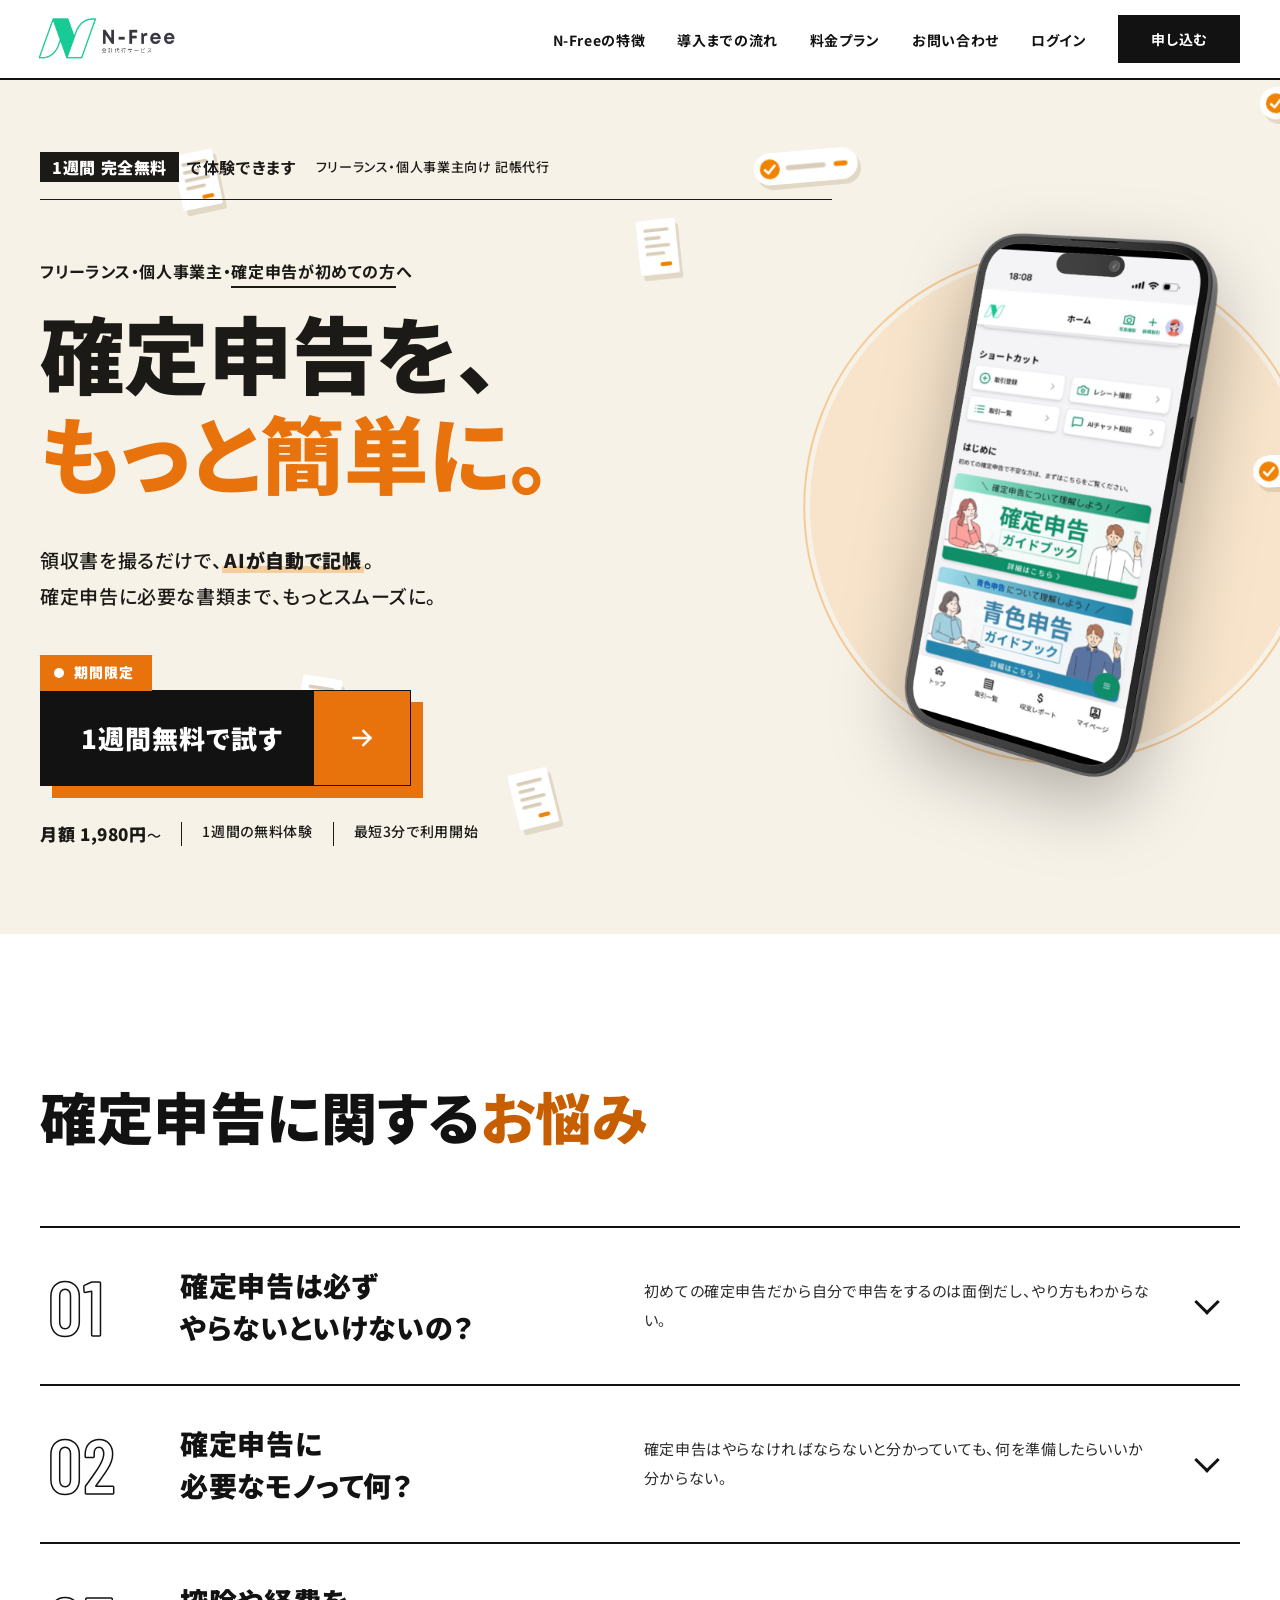
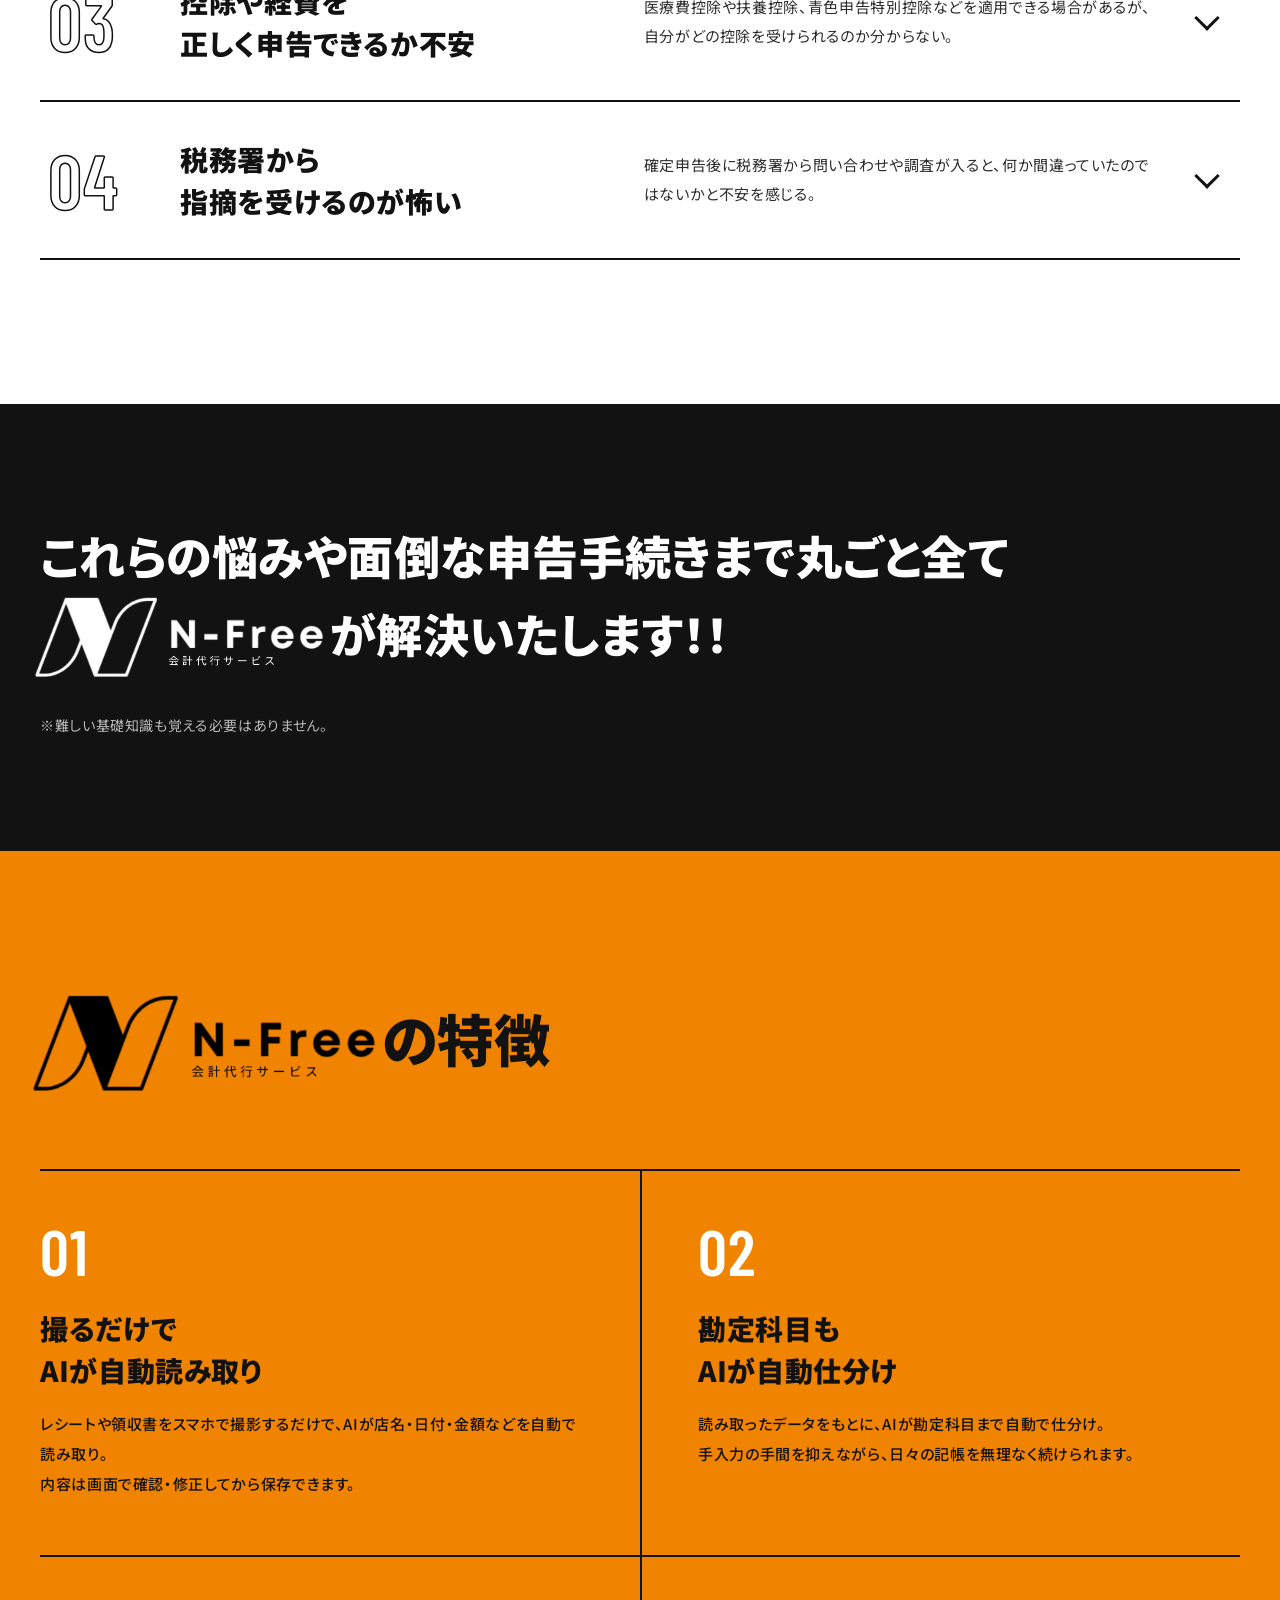
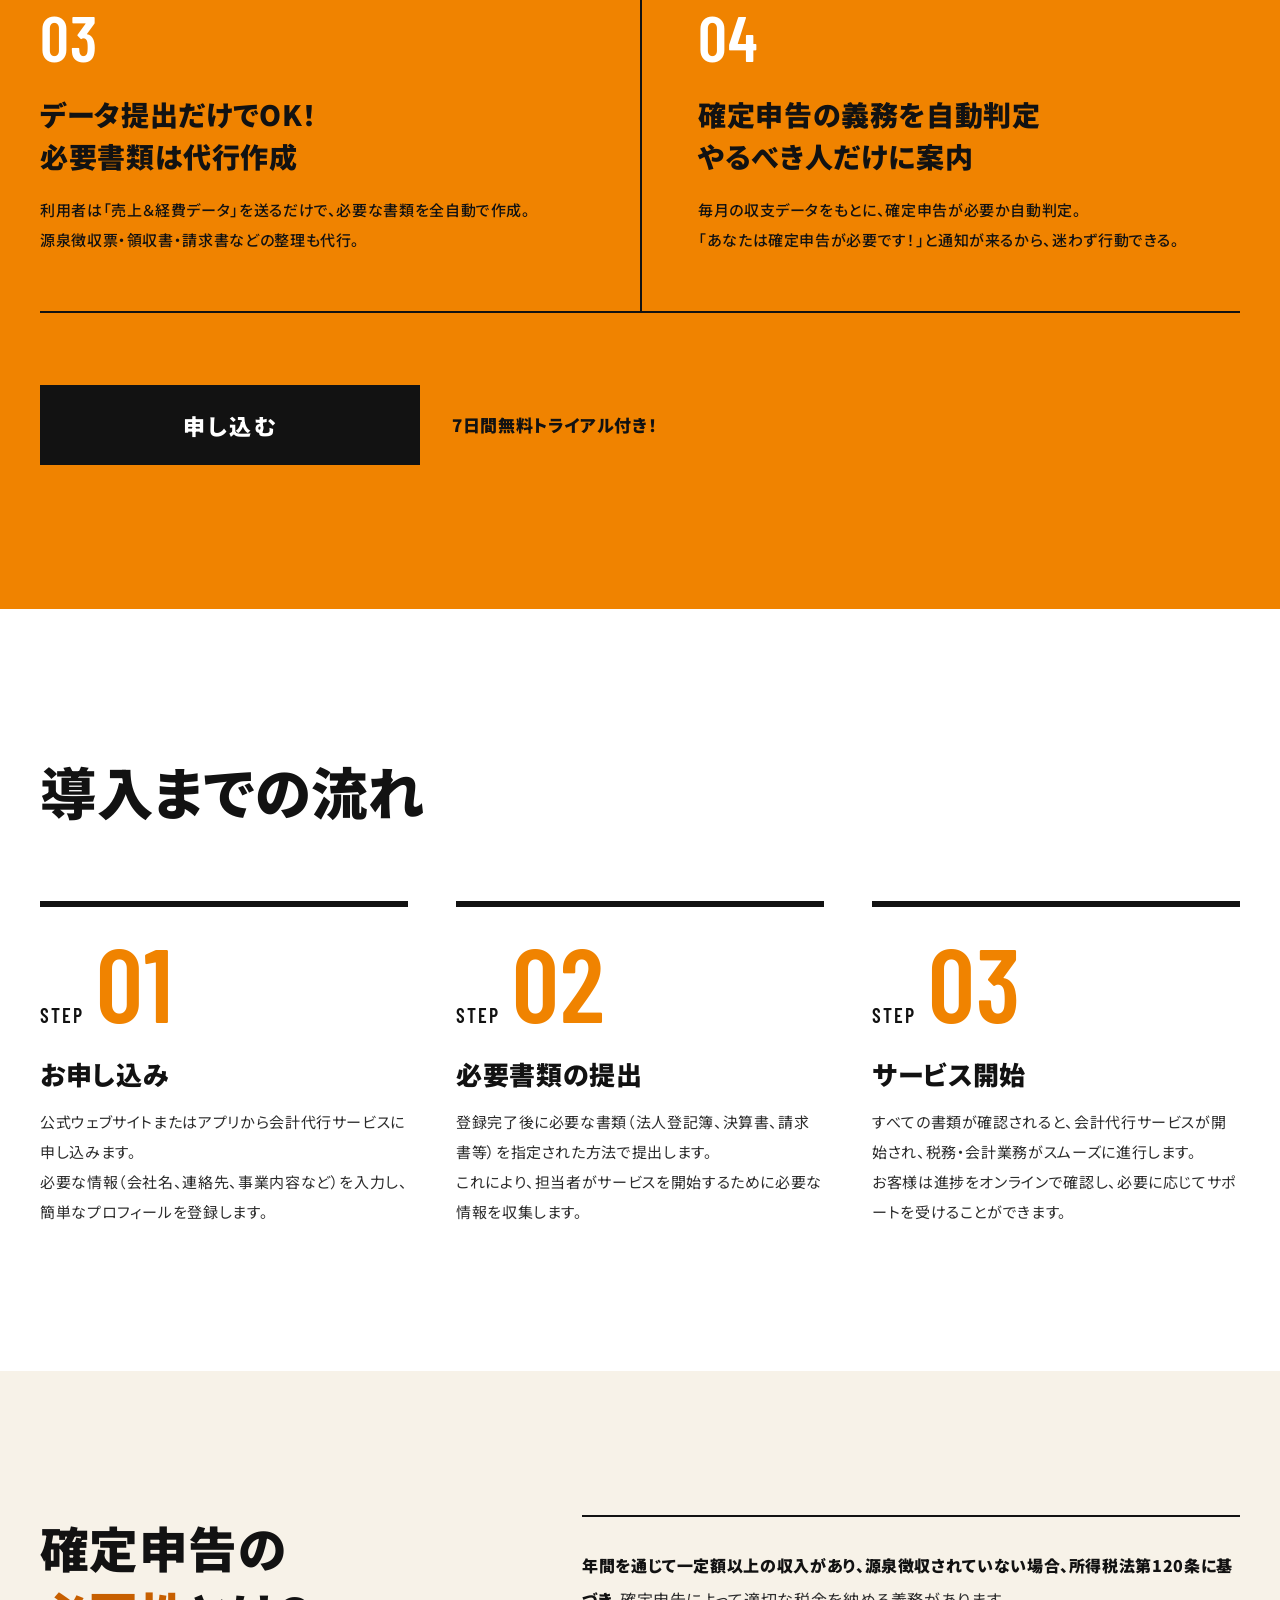
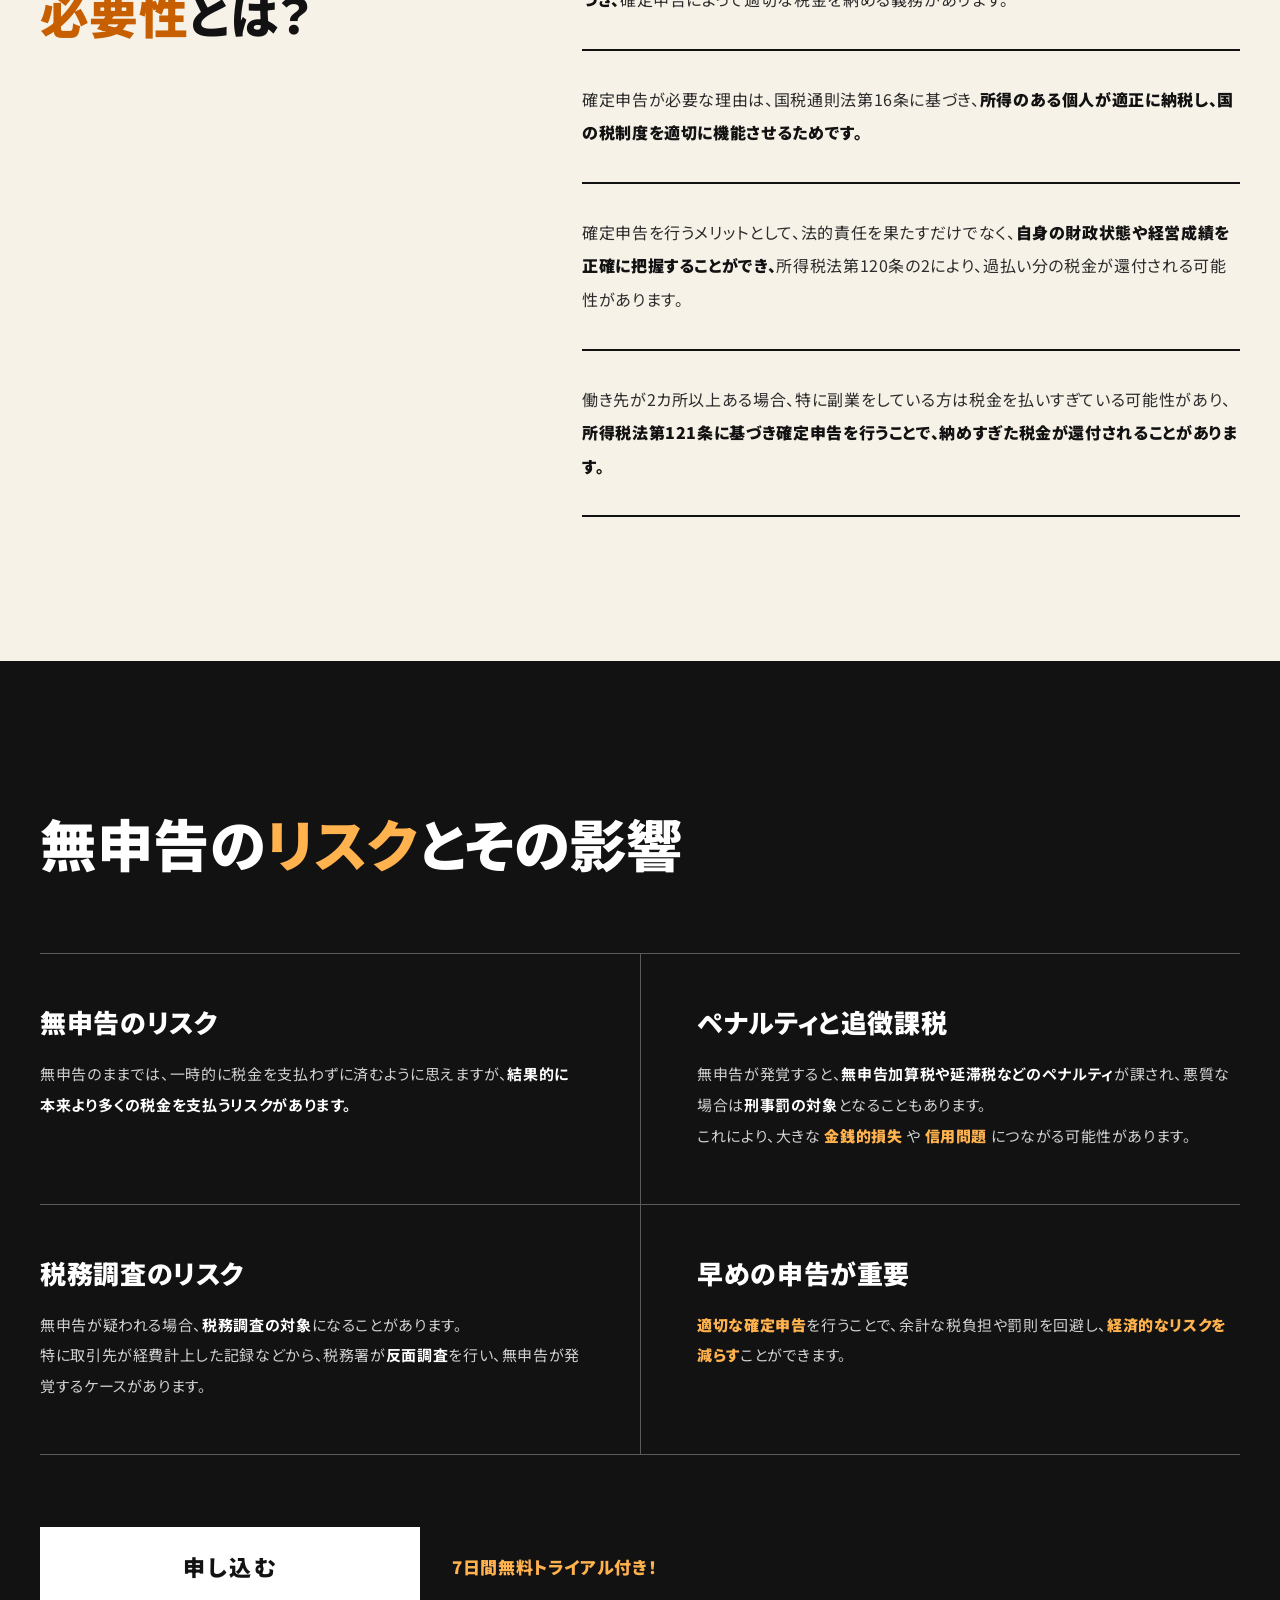
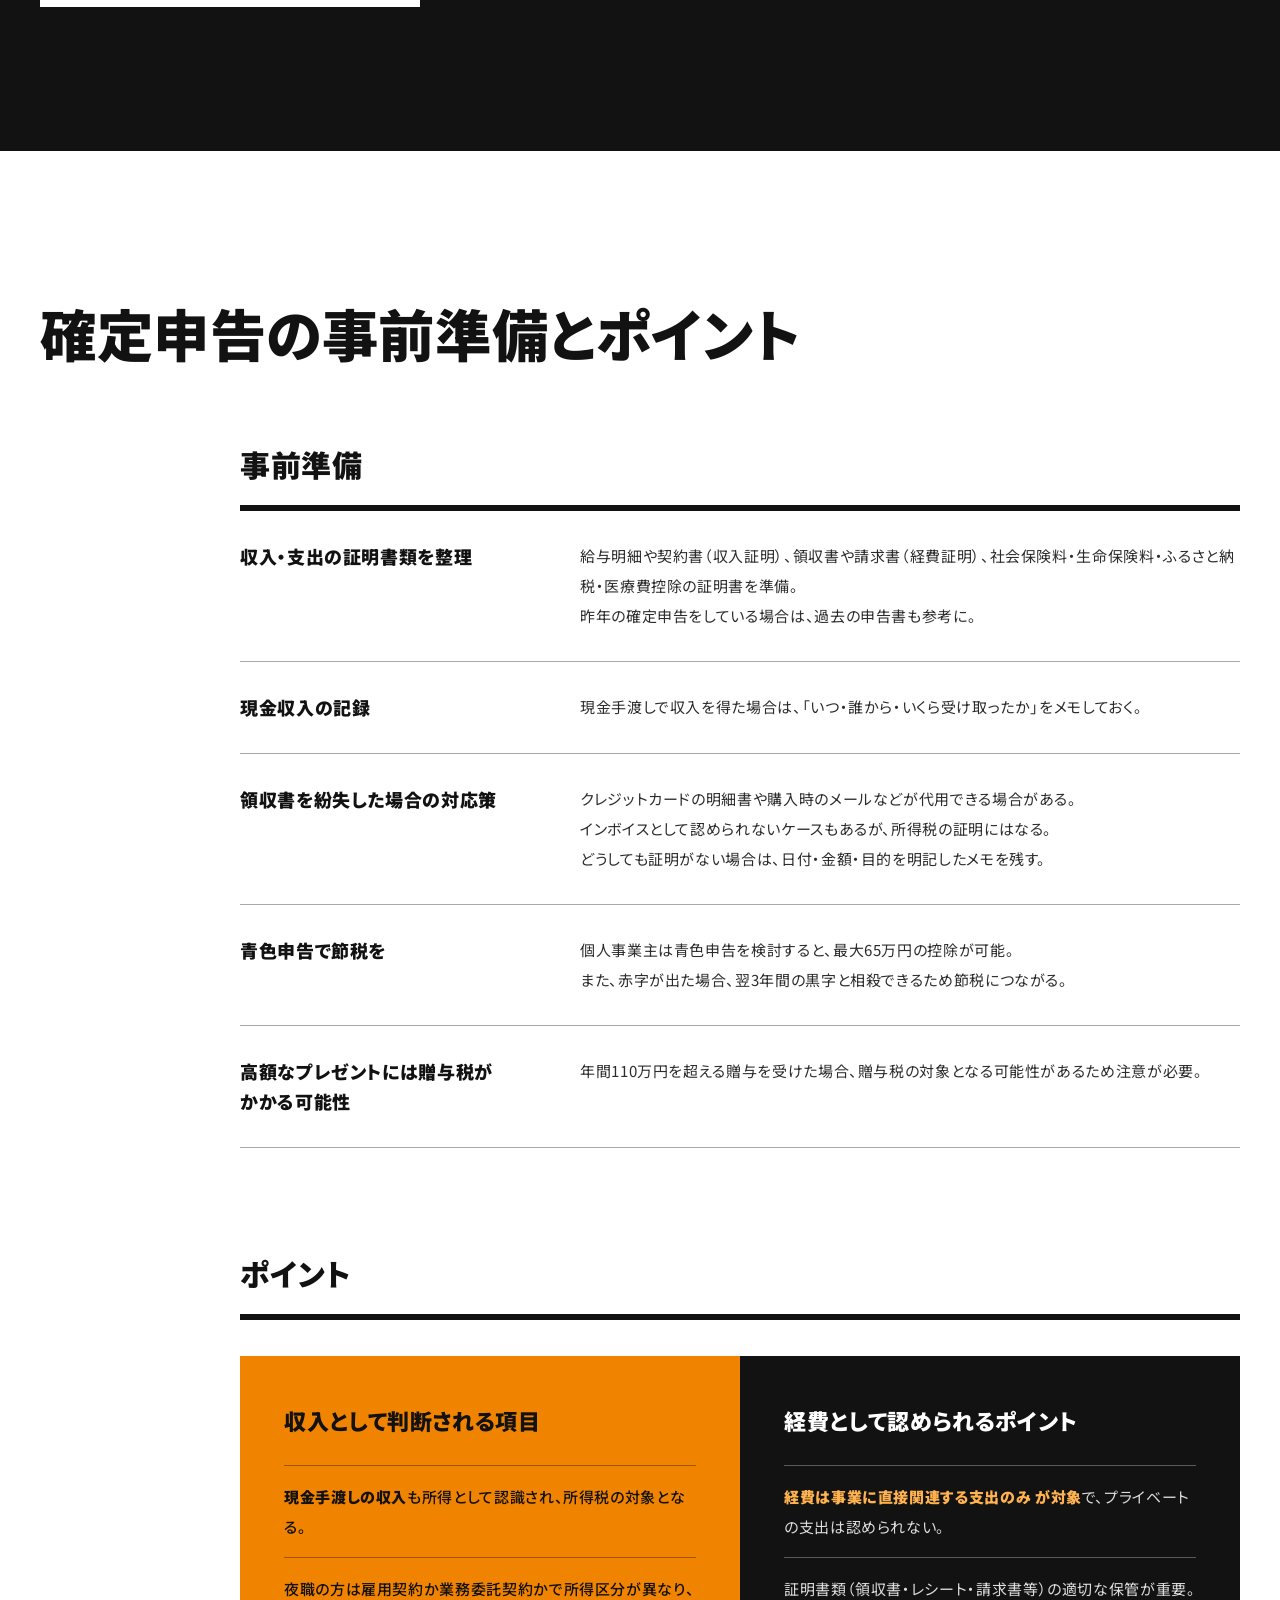
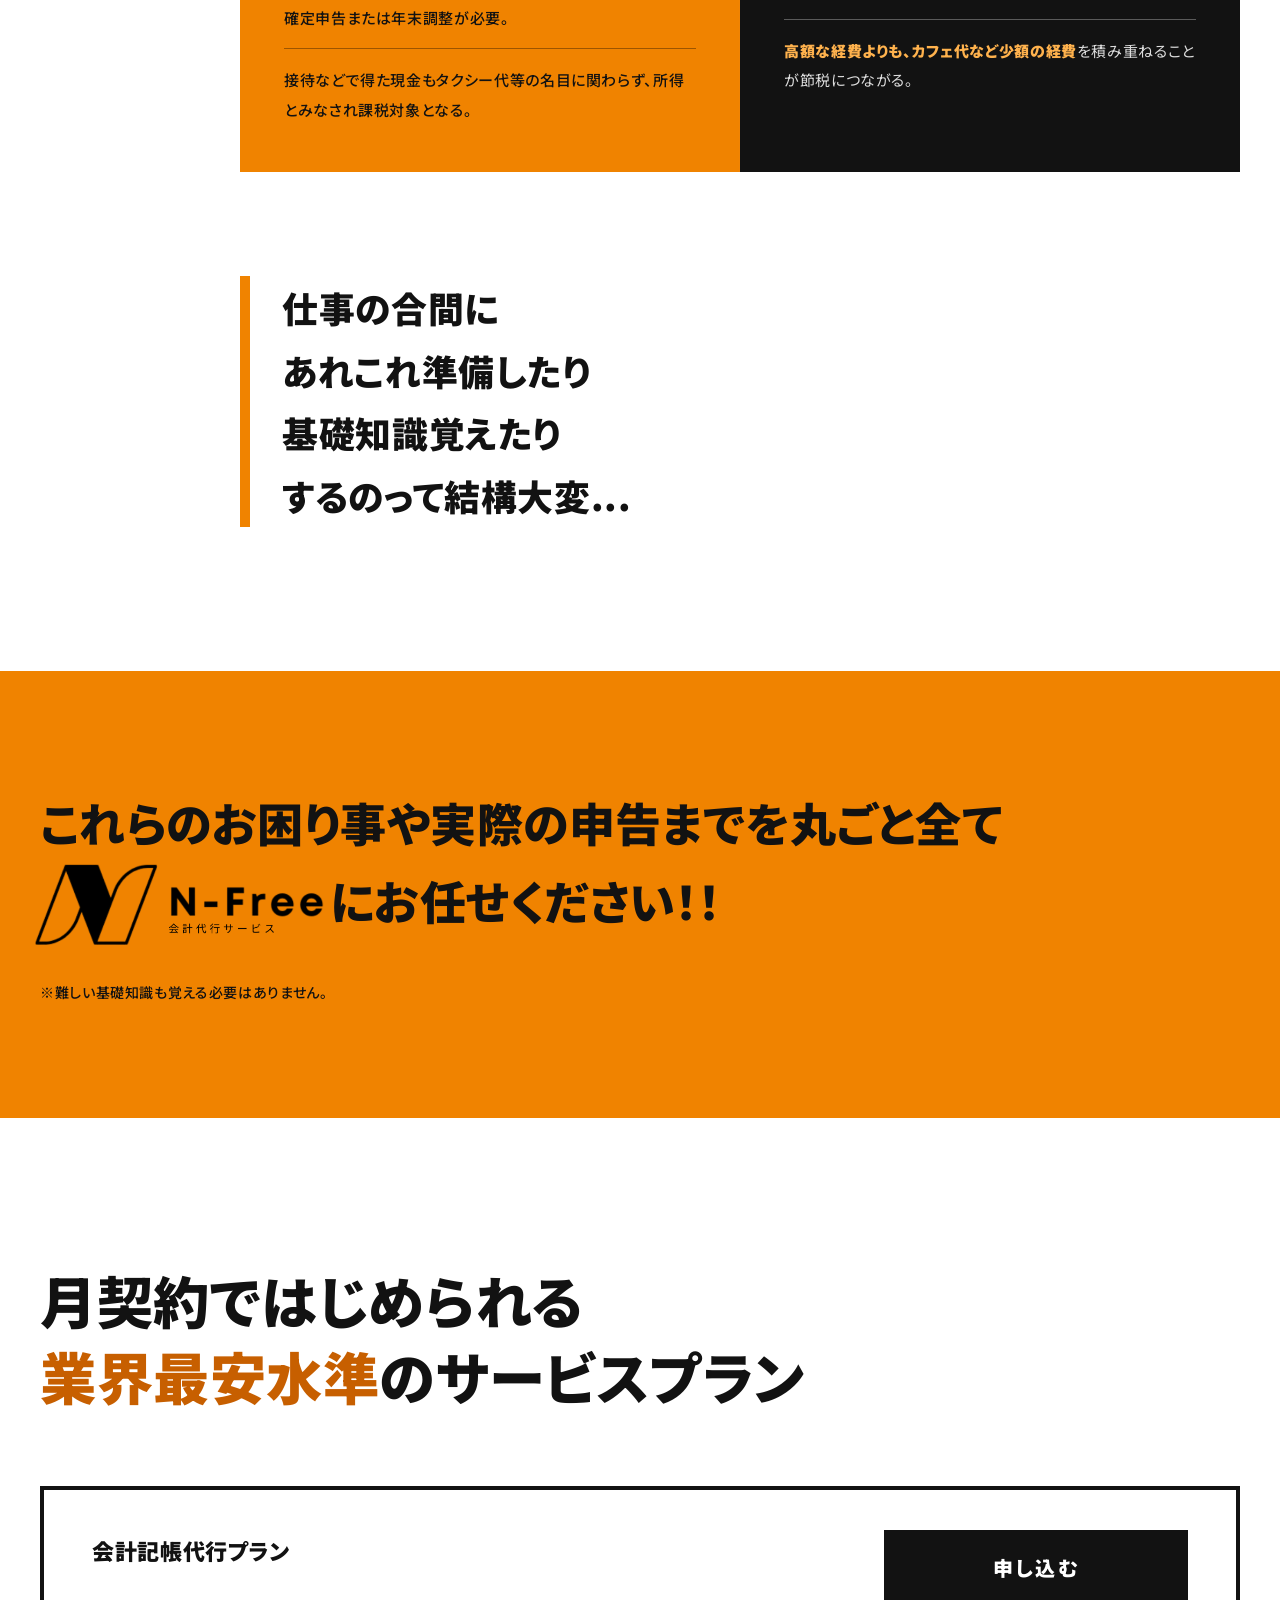
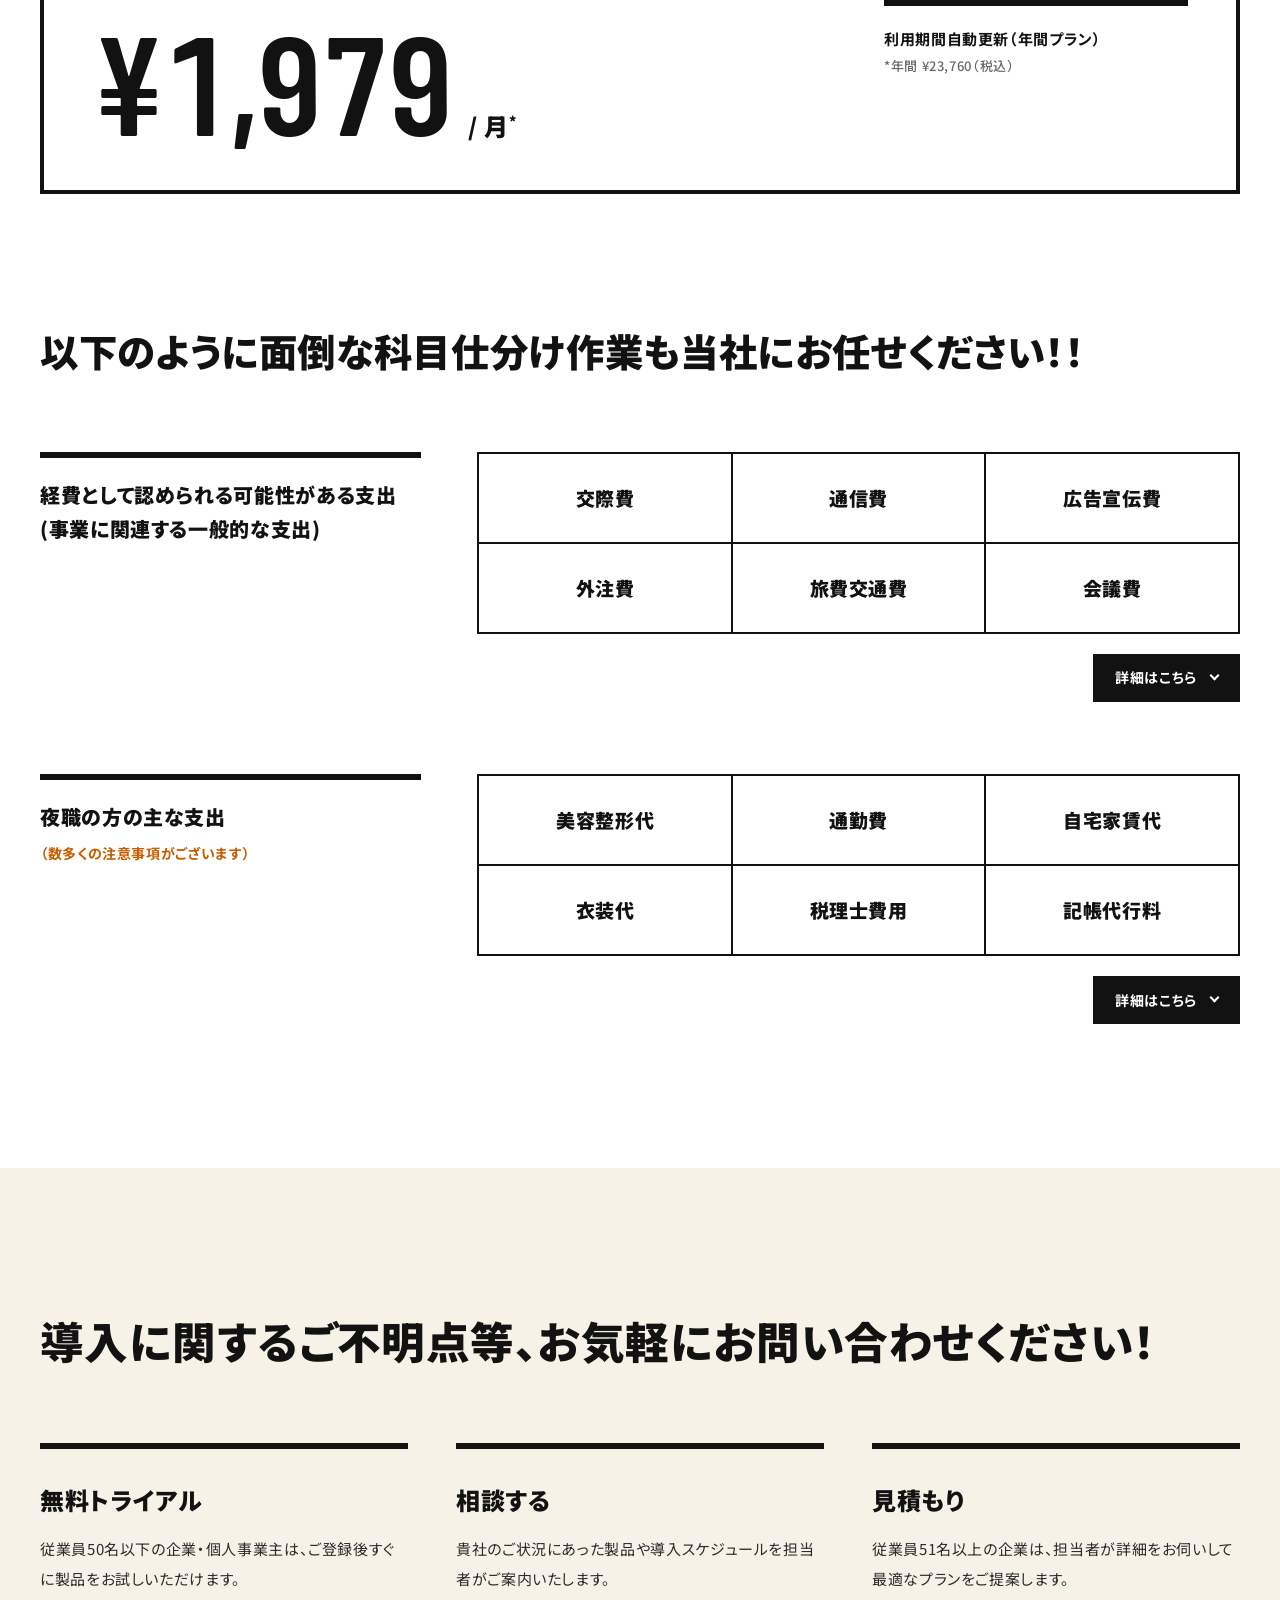
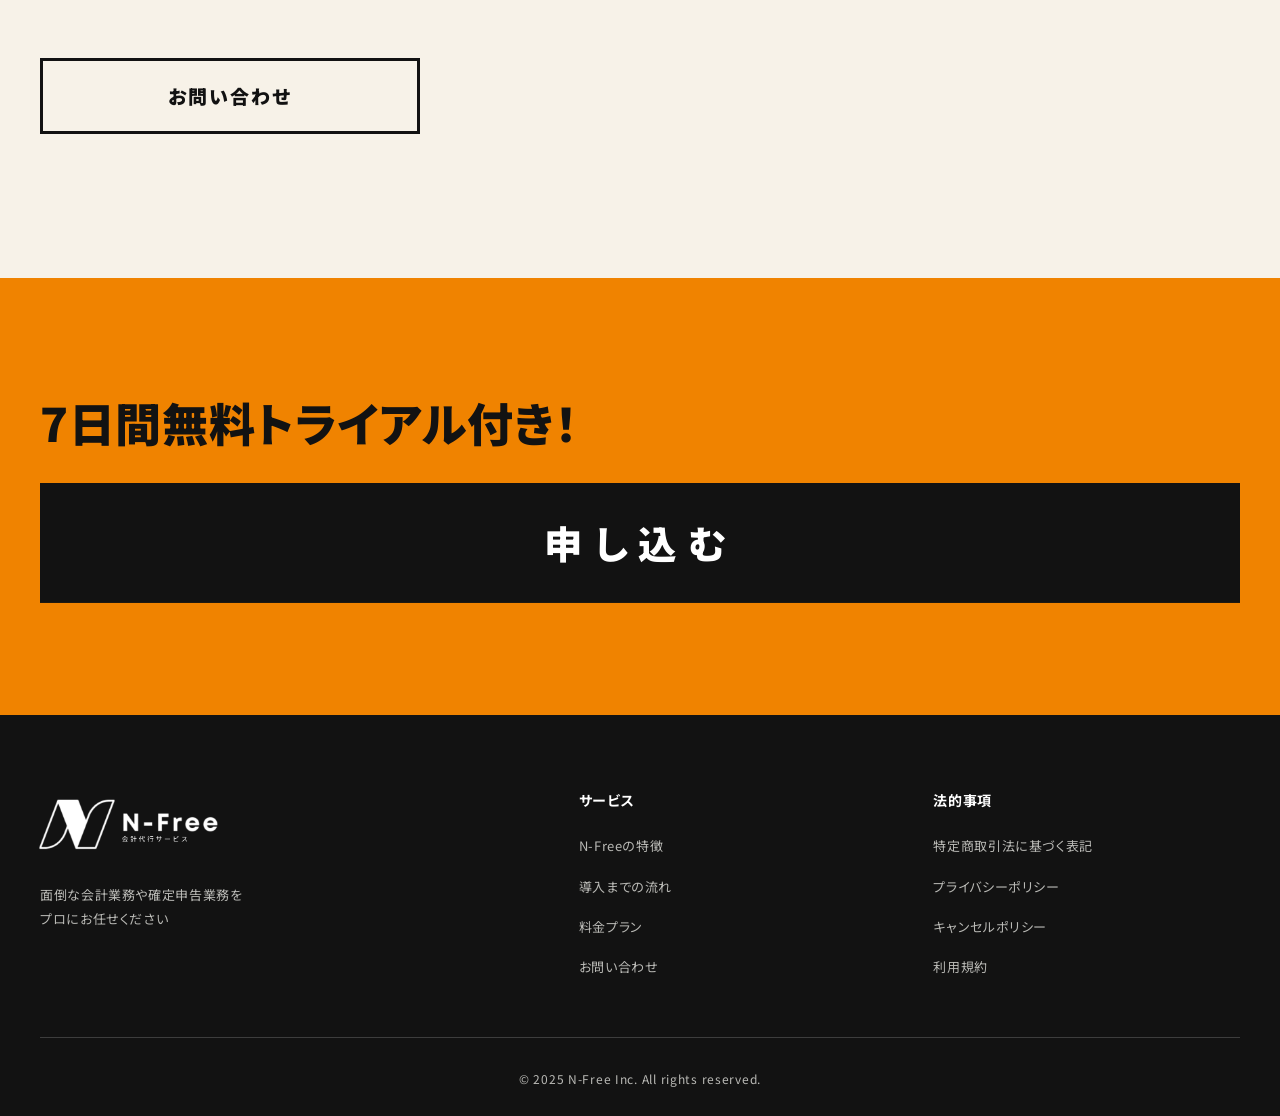
<file: index.html>
<!DOCTYPE html>
<html lang="ja">

<head>
    <meta charset="UTF-8">
    <meta name="viewport" content="width=device-width, initial-scale=1.0">
    <meta name="robots" content="noindex, nofollow">
    <link rel="preconnect" href="https://fonts.googleapis.com">
    <link rel="preconnect" href="https://fonts.gstatic.com" crossorigin>
    <link rel="stylesheet" href="https://fonts.googleapis.com/css2?family=Noto+Sans+JP:wght@400;500;700;900&family=Barlow+Condensed:wght@500;600&display=swap">
    <script>document.documentElement.classList.add('js');setTimeout(function(){if(!window.__rv)document.documentElement.classList.remove('js')},3000);</script>
    <title>N-Free 記帳代行サービス</title>
    <link rel="icon" href="image/favicon.ico" type="image/x-icon">
    <link rel="stylesheet" href="style.css">
    <link rel="stylesheet" href="https://cdnjs.cloudflare.com/ajax/libs/font-awesome/6.5.1/css/all.min.css">
    <script src="https://code.jquery.com/jquery-3.6.0.min.js"></script>
</head>

<body>
    <header>
        <div class="container">
            <div class="header-flex">
                <div class="header-img">
                    <a href="index.html"><img src="image/logo01.png" alt="N-Free"></a>
                </div>
                <nav>
                    <ul class="header-list">
                        <li><a href="index.html#sec03" class="list">N-Freeの特徴</a></li>
                        <li><a href="index.html#sec08" class="list">導入までの流れ</a></li>
                        <li><a href="index.html#sec07" class="list">料金プラン</a></li>
                        <li><a href="contact.html" class="list">お問い合わせ</a></li>
                        <li><a href="https://app.n-free.jp" class="list" target="_blank">ログイン</a></li>
                    </ul>
                </nav>
                <div class="header-actions">
                    <a href="https://app.n-free.jp" class="header-login" target="_blank">ログイン</a>
                    <div class="header-link">
                        <a href="https://app.n-free.jp/signup" target="_blank">
                            <span>申し込む</span>
                        </a>
                    </div>
                </div>
                <div id="hamburger" class="hamburger">
                    <span></span>
                    <span></span>
                    <span></span>
                </div>
            </div>
            <div class="menu-overlay"></div>
            <div class="hide-flex">
                <nav>
                    <ul class="hide-list">
                        <li><a href="index.html#sec03" class="list">N-Freeの特徴</a></li>
                        <li><a href="index.html#sec08" class="list">導入までの流れ</a></li>
                        <li><a href="index.html#sec07" class="list">料金プラン</a></li>
                        <li><a href="contact.html" class="list">お問い合わせ</a></li>
                        <li><a href="https://app.n-free.jp" class="list" target="_blank">ログイン</a></li>
                    </ul>
                </nav>
                <div class="hide-link">
                    <a href="https://app.n-free.jp/signup" target="_blank">
                        <span>申し込む</span>
                    </a>
                </div>
            </div>
        </div>
    </header>
    <main>

        <section id="sec01" class="hero">
            <div class="inner hero-inner">
                <div class="hero-body">
                    <a href="https://app.n-free.jp/signup" target="_blank" rel="noopener" class="hero-promo">
                        <span class="hero-promo-headline"><strong>1週間 完全無料</strong>で体験できます</span>
                        <span class="hero-promo-sub">フリーランス・個人事業主向け 記帳代行</span>
                    </a>
                    <p class="hero-eyebrow">フリーランス・個人事業主・<span class="hero-eyebrow-em">確定申告が初めての方</span>へ</p>
                    <h1 class="hero-title">
                        <span class="hero-title-line">確定申告を、</span>
                        <span class="hero-title-line hero-title-accent">もっと簡単に。</span>
                    </h1>
                    <p class="hero-subtitle">
                        領収書を撮るだけで、<strong>AIが自動で記帳</strong>。<br>
                        確定申告に必要な書類まで、もっとスムーズに。
                    </p>
                    <div class="hero-cta">
                        <a href="https://app.n-free.jp/signup" target="_blank" rel="noopener" class="btn btn-primary btn-hero">
                            <span class="btn-tag">期間限定</span>
                            <span class="btn-label">1週間無料で試す</span>
                            <svg class="btn-arrow" width="20" height="20" viewBox="0 0 20 20" aria-hidden="true">
                                <path d="M4 10h12m-5-5l5 5-5 5" stroke="currentColor" stroke-width="1.8" fill="none" stroke-linecap="square"/>
                            </svg>
                        </a>
                    </div>
                    <ul class="hero-meta" aria-label="サービス特徴">
                        <li><strong>月額 1,980円</strong>〜</li>
                        <li>1週間の無料体験</li>
                        <li>最短3分で利用開始</li>
                    </ul>
                </div>
                <div class="hero-visual">
                    <img src="image/app-screen-home-left.png" alt="N-Free アプリのホーム画面" class="hero-app-image">
                </div>
            </div>
        </section>

        <section id="sec02" class="sec sec-problems">
            <div class="inner">
                <div class="sec-head">
                    <h2 class="sec-title">確定申告に関する<strong class="mark">お悩み</strong></h2>
                </div>
                <ul class="problem-list">
                    <li class="problem">
                        <a href="index.html#sec04">
                            <div class="problem-text">
                                <h3>確定申告は必ず<br>やらないといけないの？</h3>
                                <p>初めての確定申告だから自分で申告をするのは面倒だし、やり方もわからない。</p>
                            </div>
                        </a>
                    </li>
                    <li class="problem">
                        <a href="index.html#sec06">
                            <div class="problem-text">
                                <h3>確定申告に<br>必要なモノって何？</h3>
                                <p>確定申告はやらなければならないと分かっていても、何を準備したらいいか分からない。</p>
                            </div>
                        </a>
                    </li>
                    <li class="problem">
                        <a href="index.html#sec05">
                            <div class="problem-text">
                                <h3>控除や経費を<br>正しく申告できるか不安</h3>
                                <p>医療費控除や扶養控除、青色申告特別控除などを適用できる場合があるが、自分がどの控除を受けられるのか分からない。</p>
                            </div>
                        </a>
                    </li>
                    <li class="problem">
                        <a href="index.html#sec07">
                            <div class="problem-text">
                                <h3>税務署から<br>指摘を受けるのが怖い</h3>
                                <p>確定申告後に税務署から問い合わせや調査が入ると、何か間違っていたのではないかと不安を感じる。</p>
                            </div>
                        </a>
                    </li>
                </ul>
            </div>
            <div class="statement">
                <div class="inner">
                    <p class="statement-main">これらの悩みや面倒な申告手続きまで丸ごと全て<br><img src="image/features.png" alt="N-Free" class="statement-logo">が解決いたします！！</p>
                    <p class="statement-note">※難しい基礎知識も覚える必要はありません。</p>
                </div>
            </div>
        </section>

        <section id="sec03" class="sec sec-features">
            <div class="inner">
                <div class="sec-head">
                    <h2 class="sec-title"><img src="image/features.png" alt="N-Free" class="title-logo">の特徴</h2>
                </div>
                <ul class="feature-list">
                    <li class="feature">
                        <h3>撮るだけで<br>AIが自動読み取り</h3>
                        <p>レシートや領収書をスマホで撮影するだけで、AIが店名・日付・金額などを自動で読み取り。<br>
                            内容は画面で確認・修正してから保存できます。</p>
                    </li>
                    <li class="feature">
                        <h3>勘定科目も<br>AIが自動仕分け</h3>
                        <p>読み取ったデータをもとに、AIが勘定科目まで自動で仕分け。<br>
                            手入力の手間を抑えながら、日々の記帳を無理なく続けられます。</p>
                    </li>
                    <li class="feature">
                        <h3>データ提出だけでOK！<br>必要書類は代行作成</h3>
                        <p>利用者は「売上＆経費データ」を送るだけで、必要な書類を全自動で作成。<br>
                            源泉徴収票・領収書・請求書などの整理も代行。</p>
                    </li>
                    <li class="feature">
                        <h3>確定申告の義務を自動判定<br>やるべき人だけに案内</h3>
                        <p>毎月の収支データをもとに、確定申告が必要か自動判定。<br>
                            「あなたは確定申告が必要です！」と通知が来るから、迷わず行動できる。</p>
                    </li>
                </ul>
                <div class="cta">
                    <p class="cta-note">7日間無料トライアル付き！</p>
                    <a href="https://app.n-free.jp/signup" target="_blank" class="btn btn-primary btn-cta"><span>申し込む</span></a>
                </div>
            </div>
        </section>

        <section id="sec08" class="sec sec-flow">
            <div class="inner">
                <div class="sec-head">
                    <h2 class="sec-title">導入までの流れ</h2>
                </div>
                <ol class="step-list">
                    <li class="step">
                        <div class="step-no"><span class="step-label">STEP</span><span class="step-number">01</span></div>
                        <h3>お申し込み</h3>
                        <p class="desc">
                            公式ウェブサイトまたはアプリから会計代行サービスに申し込みます。<br>
                            必要な情報（会社名、連絡先、事業内容など）を入力し、簡単なプロフィールを登録します。
                        </p>
                    </li>
                    <li class="step">
                        <div class="step-no"><span class="step-label">STEP</span><span class="step-number">02</span></div>
                        <h3>必要書類の提出</h3>
                        <p class="desc">
                            登録完了後に必要な書類（法人登記簿、決算書、請求書等）を指定された方法で提出します。<br>
                            これにより、担当者がサービスを開始するために必要な情報を収集します。
                        </p>
                    </li>
                    <li class="step">
                        <div class="step-no"><span class="step-label">STEP</span><span class="step-number">03</span></div>
                        <h3>サービス開始</h3>
                        <p class="desc">
                            すべての書類が確認されると、会計代行サービスが開始され、税務・会計業務がスムーズに進行します。<br>
                            お客様は進捗をオンラインで確認し、必要に応じてサポートを受けることができます。
                        </p>
                    </li>
                </ol>
            </div>
        </section>

        <section id="sec04" class="sec sec-needs">
            <div class="inner">
                <div class="sec-head">
                    <h2 class="sec-title">確定申告の<strong class="mark mark-green">必要性</strong>とは？</h2>
                </div>
                <ul class="needs-list">
                    <li><strong>年間を通じて一定額以上の収入があり、源泉徴収されていない場合、所得税法第120条に基づき、</strong>確定申告によって適切な税金を納める義務があります。</li>
                    <li>確定申告が必要な理由は、国税通則法第16条に基づき、<strong>所得のある個人が適正に納税し、国の税制度を適切に機能させるためです。</strong></li>
                    <li>確定申告を行うメリットとして、法的責任を果たすだけでなく、<strong>自身の財政状態や経営成績を正確に把握することができ、</strong>所得税法第120条の2により、過払い分の税金が還付される可能性があります。</li>
                    <li>働き先が2カ所以上ある場合、特に副業をしている方は税金を払いすぎている可能性があり、<strong>所得税法第121条に基づき確定申告を行うことで、納めすぎた税金が還付されることがあります。</strong></li>
                </ul>
            </div>
        </section>

        <section id="sec05" class="sec sec-risk">
            <div class="inner">
                <div class="sec-head">
                    <h2 class="sec-title">無申告の<strong class="mark mark-green">リスク</strong>とその影響</h2>
                </div>
                <ul class="risk-list">
                    <li class="risk">
                        <div class="risk-text">
                            <h3>無申告のリスク</h3>
                            <p>
                                無申告のままでは、一時的に税金を支払わずに済むように思えますが、<strong>結果的に本来より多くの税金を支払うリスクがあります。</strong>
                            </p>
                        </div>
                    </li>
                    <li class="risk">
                        <div class="risk-text">
                            <h3>ペナルティと追徴課税</h3>
                            <p>
                                無申告が発覚すると、<strong>無申告加算税や延滞税などのペナルティ</strong>が課され、悪質な場合は<strong>刑事罰の対象</strong>となることもあります。<br>
                                これにより、大きな <span class="hl">金銭的損失</span> や <span class="hl">信用問題</span>
                                につながる可能性があります。
                            </p>
                        </div>
                    </li>
                    <li class="risk">
                        <div class="risk-text">
                            <h3>税務調査のリスク</h3>
                            <p>
                                無申告が疑われる場合、<strong>税務調査の対象</strong>になることがあります。<br>
                                特に取引先が経費計上した記録などから、税務署が<strong>反面調査</strong>を行い、無申告が発覚するケースがあります。
                            </p>
                        </div>
                    </li>
                    <li class="risk">
                        <div class="risk-text">
                            <h3>早めの申告が重要</h3>
                            <p>
                                <span class="hl">適切な確定申告</span>を行うことで、余計な税負担や罰則を回避し、<span class="hl">経済的なリスクを減らす</span>ことができます。
                            </p>
                        </div>
                    </li>
                </ul>
                <div class="cta">
                    <p class="cta-note">7日間無料トライアル付き！</p>
                    <a href="https://app.n-free.jp/signup" target="_blank" class="btn btn-primary btn-cta"><span>申し込む</span></a>
                </div>
            </div>
        </section>

        <section id="sec06" class="sec sec-prep">
            <div class="inner">
                <div class="sec-head">
                    <h2 class="sec-title">確定申告の事前準備とポイント</h2>
                </div>
                <div class="prep-body">
                    <div class="prep-block prep-reserve">
                        <h2 class="sub-title">事前準備</h2>
                        <ul class="reserve-list">
                            <li>
                                <h3>収入・支出の証明書類を整理</h3>
                                <p>給与明細や契約書（収入証明）、領収書や請求書（経費証明）、社会保険料・生命保険料・ふるさと納税・医療費控除の証明書を準備。<br>昨年の確定申告をしている場合は、過去の申告書も参考に。</p>
                            </li>
                            <li>
                                <h3>現金収入の記録</h3>
                                <p>現金手渡しで収入を得た場合は、「いつ・誰から・いくら受け取ったか」をメモしておく。</p>
                            </li>
                            <li>
                                <h3>領収書を紛失した場合の対応策</h3>
                                <p>クレジットカードの明細書や購入時のメールなどが代用できる場合がある。<br>インボイスとして認められないケースもあるが、所得税の証明にはなる。<br>どうしても証明がない場合は、日付・金額・目的を明記したメモを残す。</p>
                            </li>
                            <li>
                                <h3>青色申告で節税を</h3>
                                <p>個人事業主は青色申告を検討すると、最大65万円の控除が可能。<br>また、赤字が出た場合、翌3年間の黒字と相殺できるため節税につながる。</p>
                            </li>
                            <li>
                                <h3>高額なプレゼントには贈与税がかかる可能性</h3>
                                <p>年間110万円を超える贈与を受けた場合、贈与税の対象となる可能性があるため注意が必要。</p>
                            </li>
                        </ul>
                    </div>
                    <div class="prep-block prep-point">
                        <h2 class="sub-title">ポイント</h2>
                        <div class="point-grid">
                            <div class="point">
                                <h3>収入として判断される項目</h3>
                                <p><strong>現金手渡しの収入</strong>も所得として認識され、所得税の対象となる。</p>
                                <p>夜職の方は雇用契約か業務委託契約かで所得区分が異なり、確定申告または年末調整が必要。</p>
                                <p>接待などで得た現金もタクシー代等の名目に関わらず、所得とみなされ課税対象となる。</p>
                            </div>
                            <div class="point">
                                <h3>経費として認められるポイント</h3>
                                <p><strong>経費は事業に直接関連する支出のみ が対象</strong>で、プライベートの支出は認められない。</p>
                                <p>証明書類（領収書・レシート・請求書等）の適切な保管が重要。</p>
                                <p><strong>高額な経費よりも、カフェ代など少額の経費</strong>を積み重ねることが節税につながる。</p>
                            </div>
                        </div>
                    </div>
                    <p class="voice">仕事の合間に<br>あれこれ準備したり<br>基礎知識覚えたり<br>するのって結構大変...</p>
                </div>
            </div>
        </section>

        <section id="sec07" class="sec sec-price">
            <div class="statement statement-2">
                <div class="inner">
                    <p class="statement-main">これらのお困り事や実際の申告までを丸ごと全て<br><img src="image/features.png" alt="N-Free" class="statement-logo">にお任せください！！</p>
                    <p class="statement-note">※難しい基礎知識も覚える必要はありません。</p>
                </div>
            </div>
            <div class="inner">
                <div class="sec-head">
                    <h2 class="sec-title">月契約ではじめられる<br><strong class="mark mark-green">業界最安水準</strong>のサービスプラン</h2>
                </div>
                <div class="plan">
                    <p class="plan-name">会計記帳代行プラン</p>
                    <p class="plan-price"><strong>¥1,980</strong> / 月<span class="plan-ast">*</span></p>
                    <p class="plan-action"><a href="https://app.n-free.jp/signup" target="_blank" class="btn btn-primary btn-plan">申し込む</a></p>
                    <p class="plan-note">利用期間自動更新（年間プラン）<br><span class="plan-note-small">*年間 ¥23,760（税込）</span></p>
                </div>

                <h3 class="expense-lead">以下のように面倒な科目仕分け作業も<br class="sp-only">当社にお任せください！！</h3>

                <div class="expense expense-1">
                    <h2 class="expense-title">経費として認められる可能性がある支出<br>(事業に関連する一般的な支出)</h2>
                    <ul class="expense-tags">
                        <li>交際費</li>
                        <li>通信費</li>
                        <li>広告宣伝費</li>
                        <li>外注費</li>
                        <li>旅費交通費</li>
                        <li>会議費</li>
                    </ul>
                    <p class="expense-more"><button type="button" class="toggle01 expense-toggle">詳細はこちら</button></p>
                    <div class="table-container01 expense-table-wrap">
                        <table class="expense-table">
                            <thead>
                                <tr>
                                    <th class="narrow">項目</th>
                                    <th>具体例</th>
                                </tr>
                            </thead>
                            <tbody>
                                <tr><td class="narrow">交際費</td><td>取引先との接待や贈答</td></tr>
                                <tr><td class="narrow">会議費</td><td>会議を目的とした支出（1人10,000円以下）</td></tr>
                                <tr><td class="narrow">旅費交通費</td><td>事業上必要な旅費や交通費</td></tr>
                                <tr><td class="narrow">外注費</td><td>業務委託費用</td></tr>
                                <tr><td class="narrow">通信費</td><td>インターネット利用料、郵送費</td></tr>
                                <tr><td class="narrow">広告宣伝費</td><td>名刺代、チラシ、パンフレット、ホームページ</td></tr>
                            </tbody>
                        </table>
                    </div>
                </div>

                <div class="expense expense-2">
                    <h2 class="expense-title">夜職の方の主な支出<strong class="mark mark-green"><br class="sp-only">（数多くの注意事項がございます）</strong></h2>
                    <ul class="expense-tags">
                        <li>美容整形代</li>
                        <li>通勤費</li>
                        <li>自宅家賃代</li>
                        <li>衣装代</li>
                        <li>税理士費用</li>
                        <li>記帳代行料</li>
                    </ul>
                    <p class="expense-more"><button type="button" class="toggle02 expense-toggle">詳細はこちら</button></p>
                    <div class="table-container02 expense-table-wrap">
                        <table class="expense-table">
                            <thead>
                                <tr>
                                    <th class="narrow">項目</th>
                                    <th>具体例</th>
                                </tr>
                            </thead>
                            <tbody>
                                <tr><td class="narrow">衣装代</td><td>お店で着る衣装代やドレス代、ヌーブラ、コスプレ、ストール</td></tr>
                                <tr><td class="narrow">通勤費</td><td>自宅とお店までの交通費として電車代やタクシー代</td></tr>
                                <tr><td class="narrow">通信費</td><td>スマートフォン本体代、インターネット利用料、電話代</td></tr>
                                <tr><td class="narrow">小物代</td><td>ハンカチ、ライター、バッグ、名刺入れなど</td></tr>
                                <tr><td class="narrow">自宅家賃</td><td>賃貸借契約している賃料</td></tr>
                                <tr><td class="narrow">美容整形代</td><td>美容院でのエステや脱毛、ネイル</td></tr>
                                <tr><td class="narrow">名刺代</td><td>名刺作成費用</td></tr>
                                <tr><td class="narrow">書籍や新聞代</td><td>自分磨きに関連した本の購入費やサブスク料</td></tr>
                                <tr><td class="narrow">交際費</td><td>同伴やアフターなど、お客さんとのご飯代のうち支払った分やお客さんへのプレゼント代</td></tr>
                                <tr><td class="narrow">税理士費用</td><td>税理士への顧問料や確定申告費用</td></tr>
                                <tr><td class="narrow">記帳代行料</td><td>領収書や通帳のコピーなどの取引記録の代行料</td></tr>
                                <tr><td class="narrow">雑費</td><td>ヘアセット代</td></tr>
                                <tr><td class="narrow">アクセサリー</td><td>かばん、靴、バッグ、ネックレスなどアクセサリー類</td></tr>
                                <tr><td class="narrow">ジム代</td><td>トレーニングジム代</td></tr>
                                <tr><td class="narrow">その他</td><td>お仕事に関連する出費</td></tr>
                            </tbody>
                        </table>
                    </div>
                </div>
            </div>
        </section>

        <section id="sec09" class="sec sec-contact">
            <div class="inner">
                <div class="sec-head">
                    <h2 class="sec-title">導入に関するご不明点等、<br class="sp-only">お気軽にお問い合わせください！</h2>
                </div>
                <ul class="contact-list">
                    <li class="contact-item">
                        <div class="contact-text">
                            <h3>無料トライアル</h3>
                            <p>従業員50名以下の企業・個人事業主は、ご登録後すぐに製品をお試しいただけます。</p>
                        </div>
                    </li>
                    <li class="contact-item">
                        <div class="contact-text">
                            <h3>相談する</h3>
                            <p>貴社のご状況にあった製品や導入スケジュールを担当者がご案内いたします。</p>
                        </div>
                    </li>
                    <li class="contact-item">
                        <div class="contact-text">
                            <h3>見積もり</h3>
                            <p>従業員51名以上の企業は、担当者が詳細をお伺いして最適なプランをご提案します。</p>
                        </div>
                    </li>
                </ul>
                <p class="contact-action"><a href="contact.html" class="btn btn-secondary btn-contact">お問い合わせ</a></p>
            </div>
        </section>

        <section class="sec sec-final">
            <div class="inner">
                <div class="cta">
                    <p class="cta-note">7日間無料トライアル付き！</p>
                    <a href="https://app.n-free.jp/signup" target="_blank" class="btn btn-primary btn-cta"><span>申し込む</span></a>
                </div>
            </div>
        </section>

    </main>
    <footer>
        <div class="container">
            <div class="footer-content">
                <div class="footer-section">
                    <div class="footer-logo">
                        <img src="image/logo01.png" alt="N-Free" style="max-width: 200px;">
                    </div>
                    <p class="footer-text">面倒な会計業務や確定申告業務を<br>プロにお任せください</p>
                </div>
                
                <div class="footer-section">
                    <h4>サービス</h4>
                    <ul class="footer-links">
                        <li><a href="index.html#sec03">N-Freeの特徴</a></li>
                        <li><a href="index.html#sec08">導入までの流れ</a></li>
                        <li><a href="index.html#sec07">料金プラン</a></li>
                        <li><a href="contact.html">お問い合わせ</a></li>
                    </ul>
                </div>
                
                <!--div class="footer-section">
                    <h4>会社情報</h4>
                    <ul class="footer-links">
                        <li><a href="index.html#sec10">会社概要</a></li>
                    </ul>
                </div-->
                
                <div class="footer-section">
                    <h4>法的事項</h4>
                    <ul class="footer-links">
                        <li><a href="tokushoho.html">特定商取引法に基づく表記</a></li>
                        <li><a href="privacy-policy.html">プライバシーポリシー</a></li>
                        <li><a href="cancel-policy.html">キャンセルポリシー</a></li>
                        <li><a href="terms-of-service.html">利用規約</a></li>
                    </ul>
                </div>
            </div>
            
            <div class="footer-bottom">
                <small>© 2025 N-Free Inc. All rights reserved.</small>
            </div>
        </div>
    </footer>
    <script src="script.js"></script>
</body>

</html>
</file>
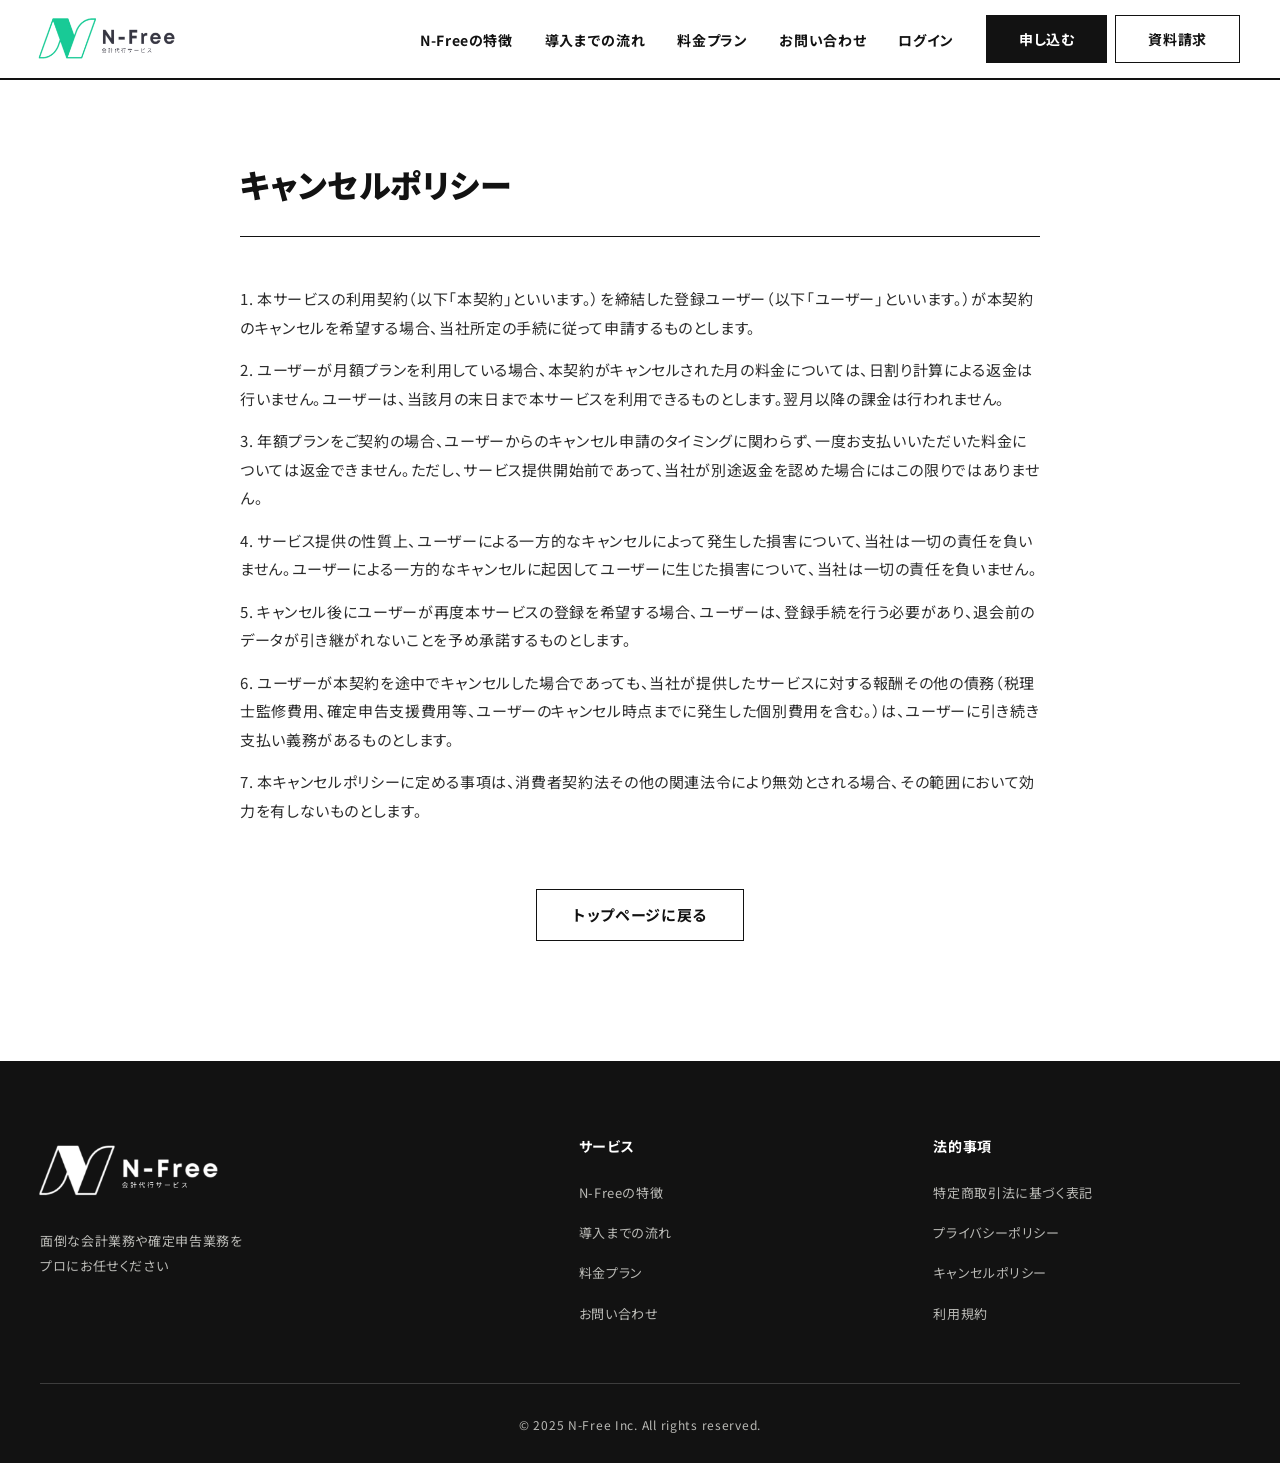
<file: cancel-policy.html>
<!DOCTYPE html>
<html lang="ja">

<head>
    <meta charset="UTF-8">
    <meta name="viewport" content="width=device-width, initial-scale=1.0">
    <meta name="robots" content="noindex, nofollow">
    <link rel="preconnect" href="https://fonts.googleapis.com">
    <link rel="preconnect" href="https://fonts.gstatic.com" crossorigin>
    <link rel="stylesheet" href="https://fonts.googleapis.com/css2?family=Noto+Sans+JP:wght@400;500;700;900&family=Barlow+Condensed:wght@500;600&display=swap">
    <script>document.documentElement.classList.add('js');setTimeout(function(){if(!window.__rv)document.documentElement.classList.remove('js')},3000);</script>
    <title>キャンセルポリシー | N-Free 記帳代行サービス</title>
    <link rel="icon" href="image/favicon.ico" type="image/x-icon">
    <link rel="stylesheet" href="style.css">
    <link rel="stylesheet" href="https://cdnjs.cloudflare.com/ajax/libs/font-awesome/6.5.1/css/all.min.css">
    <script src="https://code.jquery.com/jquery-3.6.0.min.js"></script>
</head>

<body>
    <header>
        <div class="container">
            <div class="header-flex">
                <div class="header-img">
                    <a href="index.html"><img src="image/logo01.png" alt="N-Free"></a>
                </div>
                <nav>
                    <ul class="header-list">
                        <li><a href="index.html#sec03" class="list">N-Freeの特徴</a></li>
                        <li><a href="index.html#sec08" class="list">導入までの流れ</a></li>
                        <li><a href="index.html#sec07" class="list">料金プラン</a></li>
                        <li><a href="contact.html" class="list">お問い合わせ</a></li>
                        <li><a href="https://app.n-free.jp" class="list" target="_blank">ログイン</a></li>
                    </ul>
                </nav>
                <div class="header-actions">
                    <a href="https://app.n-free.jp" class="header-login" target="_blank">ログイン</a>
                    <div class="header-link">
                        <a href="https://app.n-free.jp/signup" target="_blank">
                            <span>申し込む</span>
                        </a>
                        <a href="contact.html">
                            <span>資料請求</span>
                        </a>
                    </div>
                </div>
                <div id="hamburger" class="hamburger">
                    <span></span>
                    <span></span>
                    <span></span>
                </div>
            </div>
            <div class="menu-overlay"></div>
            <div class="hide-flex">
                <nav>
                    <ul class="hide-list">
                        <li><a href="index.html#sec03" class="list">N-Freeの特徴</a></li>
                        <li><a href="index.html#sec08" class="list">導入までの流れ</a></li>
                        <li><a href="index.html#sec07" class="list">料金プラン</a></li>
                        <li><a href="contact.html" class="list">お問い合わせ</a></li>
                        <li><a href="https://app.n-free.jp" class="list" target="_blank">ログイン</a></li>
                    </ul>
                </nav>
                <div class="hide-link">
                    <a href="https://app.n-free.jp/signup" target="_blank">
                        <span>申し込む</span>
                    </a>
                    <a href="contact.html">
                        <span>資料請求</span>
                    </a>
                </div>
            </div>
        </div>
    </header>

    <main>
        <section class="policy-page">
            <div class="policy-container">
                <h1>キャンセルポリシー</h1>
                
                <div>
                    <div>
                        <p>1. 本サービスの利用契約（以下「本契約」といいます。）を締結した登録ユーザー（以下「ユーザー」といいます。）が本契約のキャンセルを希望する場合、当社所定の手続に従って申請するものとします。</p>
                    </div>

                    <div>
                        <p>2. ユーザーが月額プランを利用している場合、本契約がキャンセルされた月の料金については、日割り計算による返金は行いません。ユーザーは、当該月の末日まで本サービスを利用できるものとします。翌月以降の課金は行われません。</p>
                    </div>

                    <div>
                        <p>3. 年額プランをご契約の場合、ユーザーからのキャンセル申請のタイミングに関わらず、一度お支払いいただいた料金については返金できません。ただし、サービス提供開始前であって、当社が別途返金を認めた場合にはこの限りではありません。</p>
                    </div>

                    <div>
                        <p>4. サービス提供の性質上、ユーザーによる一方的なキャンセルによって発生した損害について、当社は一切の責任を負いません。ユーザーによる一方的なキャンセルに起因してユーザーに生じた損害について、当社は一切の責任を負いません。</p>
                    </div>

                    <div>
                        <p>5. キャンセル後にユーザーが再度本サービスの登録を希望する場合、ユーザーは、登録手続を行う必要があり、退会前のデータが引き継がれないことを予め承諾するものとします。</p>
                    </div>

                    <div>
                        <p>6. ユーザーが本契約を途中でキャンセルした場合であっても、当社が提供したサービスに対する報酬その他の債務（税理士監修費用、確定申告支援費用等、ユーザーのキャンセル時点までに発生した個別費用を含む。）は、ユーザーに引き続き支払い義務があるものとします。</p>
                    </div>

                    <div>
                        <p>7. 本キャンセルポリシーに定める事項は、消費者契約法その他の関連法令により無効とされる場合、その範囲において効力を有しないものとします。</p>
                    </div>

                    <div class="button-center">
                        <a href="index.html" class="back-button">トップページに戻る</a>
                    </div>
                </div>
            </div>
        </section>
    </main>

    <footer>
        <div class="container">
            <div class="footer-content">
                <div class="footer-section">
                    <div class="footer-logo">
                        <img src="image/logo01.png" alt="N-Free" style="max-width: 200px;">
                    </div>
                    <p class="footer-text">面倒な会計業務や確定申告業務を<br>プロにお任せください</p>
                </div>
                
                <div class="footer-section">
                    <h4>サービス</h4>
                    <ul class="footer-links">
                        <li><a href="index.html#sec03">N-Freeの特徴</a></li>
                        <li><a href="index.html#sec08">導入までの流れ</a></li>
                        <li><a href="index.html#sec07">料金プラン</a></li>
                        <li><a href="contact.html">お問い合わせ</a></li>
                    </ul>
                </div>
                
                <!--div class="footer-section">
                    <h4>会社情報</h4>
                    <ul class="footer-links">
                        <li><a href="index.html#sec10">会社概要</a></li>
                    </ul>
                </div-->
                
                <div class="footer-section">
                    <h4>法的事項</h4>
                    <ul class="footer-links">
                        <li><a href="tokushoho.html">特定商取引法に基づく表記</a></li>
                        <li><a href="privacy-policy.html">プライバシーポリシー</a></li>
                        <li><a href="cancel-policy.html">キャンセルポリシー</a></li>
                        <li><a href="terms-of-service.html">利用規約</a></li>
                    </ul>
                </div>
            </div>
            
            <div class="footer-bottom">
                <small>© 2025 N-Free Inc. All rights reserved.</small>
            </div>
        </div>
    </footer>

    <script src="script.js"></script>
</body>

</html>
</file>
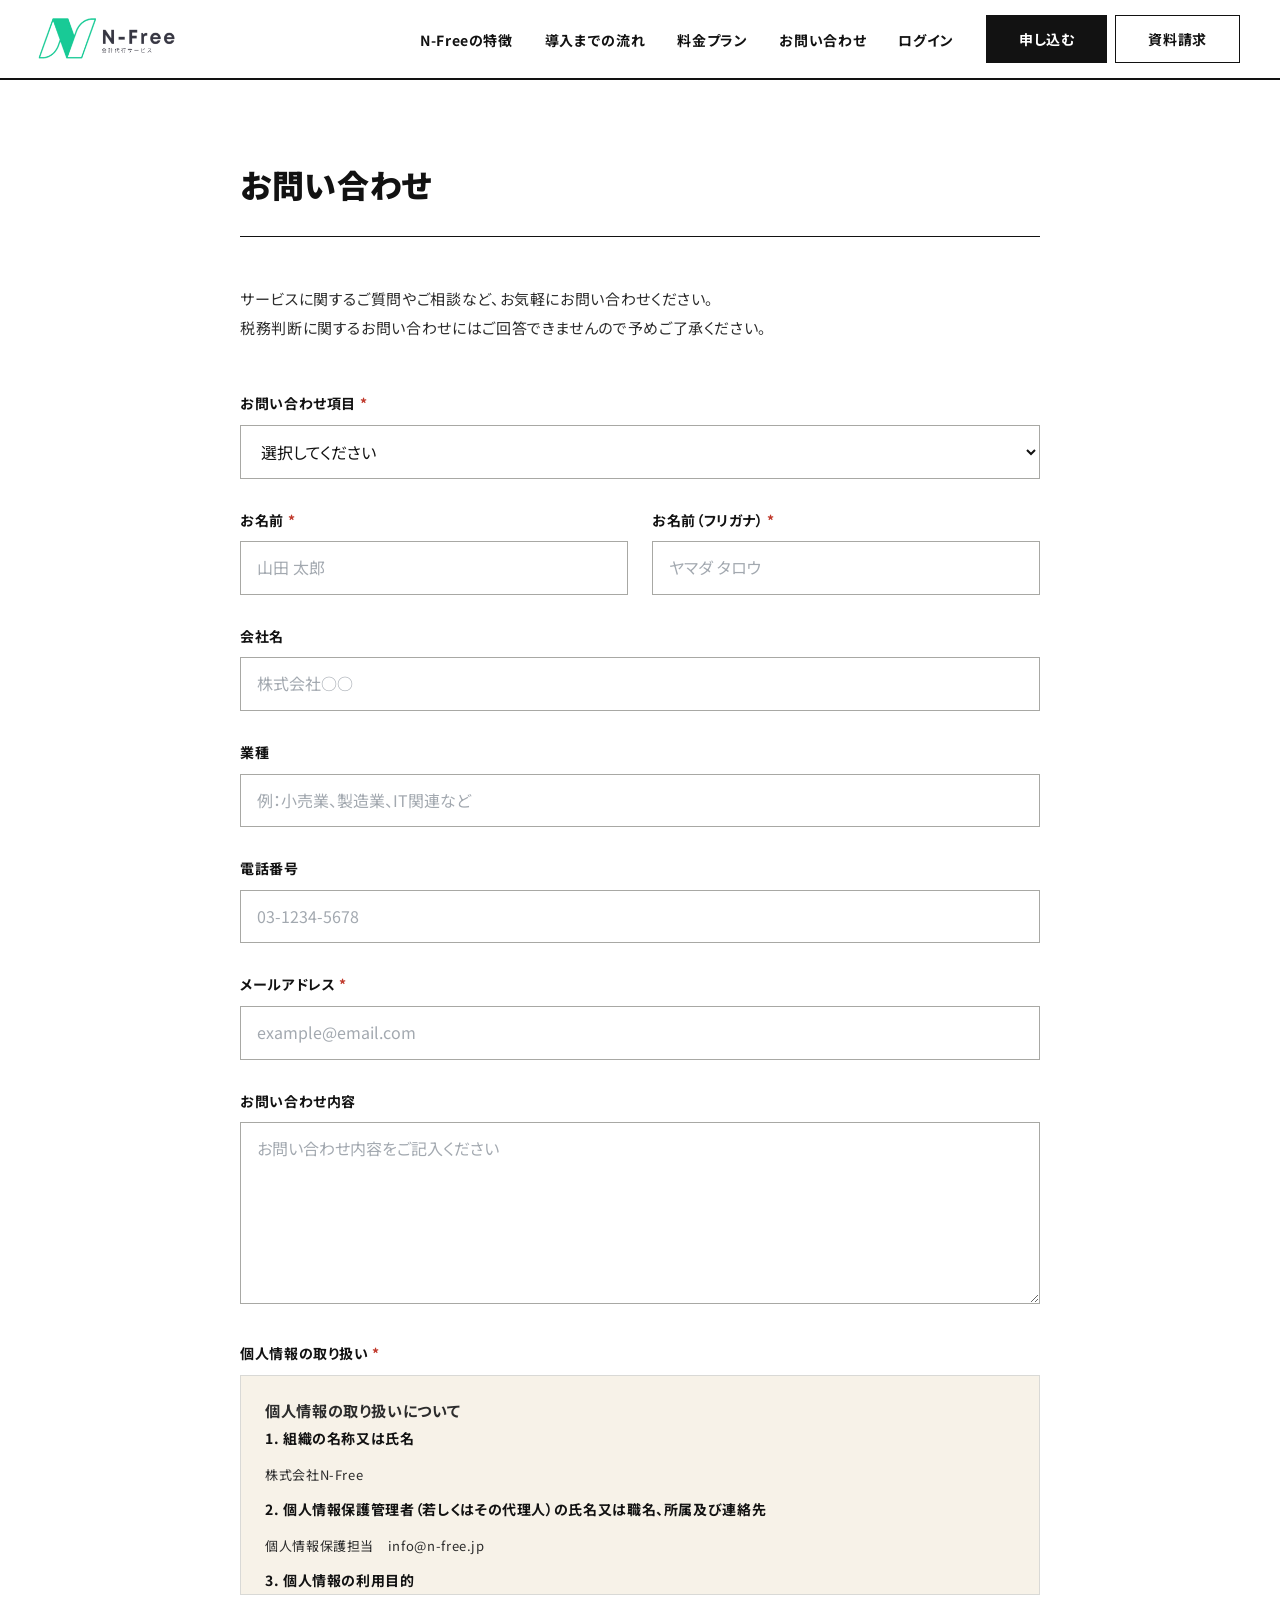
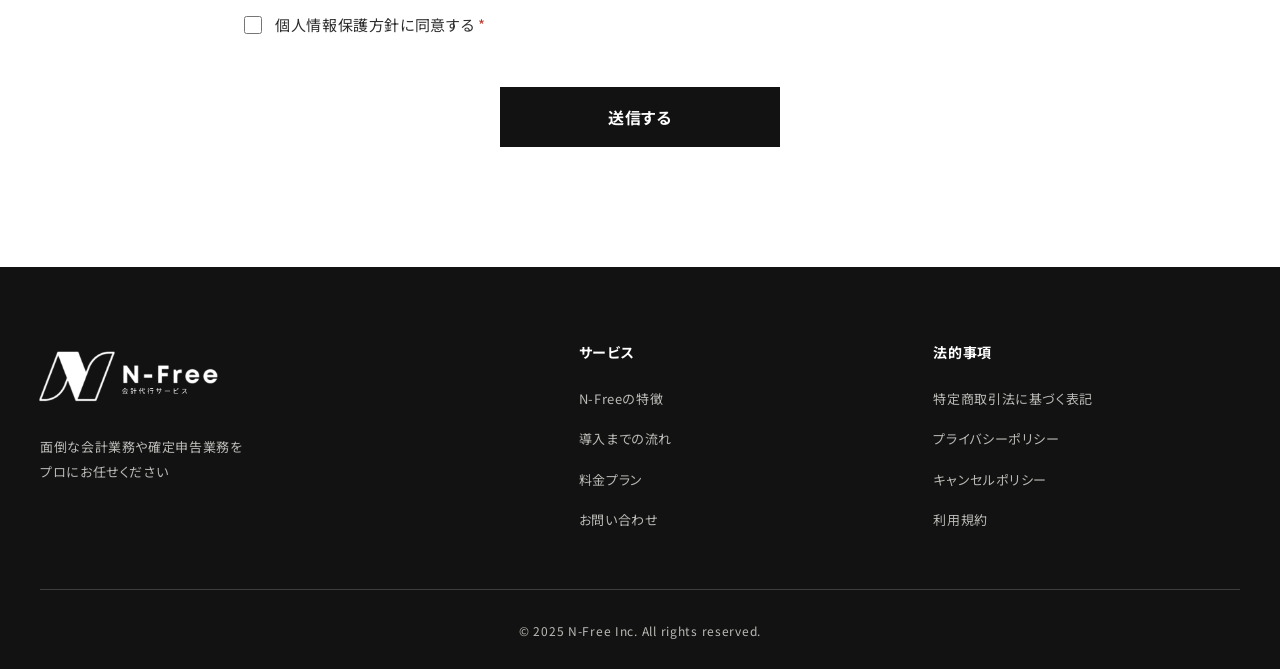
<file: contact.html>
<!DOCTYPE html>
<html lang="ja">

<head>
    <meta charset="UTF-8">
    <meta name="viewport" content="width=device-width, initial-scale=1.0">
    <meta name="robots" content="noindex, nofollow">
    <link rel="preconnect" href="https://fonts.googleapis.com">
    <link rel="preconnect" href="https://fonts.gstatic.com" crossorigin>
    <link rel="stylesheet" href="https://fonts.googleapis.com/css2?family=Noto+Sans+JP:wght@400;500;700;900&family=Barlow+Condensed:wght@500;600&display=swap">
    <script>document.documentElement.classList.add('js');setTimeout(function(){if(!window.__rv)document.documentElement.classList.remove('js')},3000);</script>
    <title>お問い合わせ | N-Free 記帳代行サービス</title>
    <link rel="icon" href="image/favicon.ico" type="image/x-icon">
    <link rel="stylesheet" href="style.css">
    <link rel="stylesheet" href="https://cdnjs.cloudflare.com/ajax/libs/font-awesome/6.5.1/css/all.min.css">
    <script src="https://code.jquery.com/jquery-3.6.0.min.js"></script>
</head>

<body>
    <header>
        <div class="container">
            <div class="header-flex">
                <div class="header-img">
                    <a href="index.html"><img src="image/logo01.png" alt="N-Free"></a>
                </div>
                <nav>
                    <ul class="header-list">
                        <li><a href="index.html#sec03" class="list">N-Freeの特徴</a></li>
                        <li><a href="index.html#sec08" class="list">導入までの流れ</a></li>
                        <li><a href="index.html#sec07" class="list">料金プラン</a></li>
                        <li><a href="contact.html" class="list">お問い合わせ</a></li>
                        <li><a href="https://app.n-free.jp" class="list" target="_blank">ログイン</a></li>
                    </ul>
                </nav>
                <div class="header-actions">
                    <a href="https://app.n-free.jp" class="header-login" target="_blank">ログイン</a>
                    <div class="header-link">
                        <a href="https://app.n-free.jp/signup" target="_blank">
                            <span>申し込む</span>
                        </a>
                        <a href="contact.html">
                            <span>資料請求</span>
                        </a>
                    </div>
                </div>
                <div id="hamburger" class="hamburger">
                    <span></span>
                    <span></span>
                    <span></span>
                </div>
            </div>
            <div class="menu-overlay"></div>
            <div class="hide-flex">
                <nav>
                    <ul class="hide-list">
                        <li><a href="index.html#sec03" class="list">N-Freeの特徴</a></li>
                        <li><a href="index.html#sec08" class="list">導入までの流れ</a></li>
                        <li><a href="index.html#sec07" class="list">料金プラン</a></li>
                        <li><a href="contact.html" class="list">お問い合わせ</a></li>
                        <li><a href="https://app.n-free.jp" class="list" target="_blank">ログイン</a></li>
                    </ul>
                </nav>
                <div class="hide-link">
                    <a href="https://app.n-free.jp/signup" target="_blank">
                        <span>申し込む</span>
                    </a>
                    <a href="contact.html">
                        <span>資料請求</span>
                    </a>
                </div>
            </div>
        </div>
    </header>

    <main>
        <section class="contact-page">
            <div class="container">
                <h1>お問い合わせ</h1>
                <p class="contact-intro">サービスに関するご質問やご相談など、お気軽にお問い合わせください。<br>税務判断に関するお問い合わせにはご回答できませんので予めご了承ください。</p>
                
                <form class="contact-form" action="#" onsubmit="return false;">
                    <!-- Honeypot field (bot protection) -->
                    <input type="text" name="_hp_check" style="display:none !important" tabindex="-1" autocomplete="off">
                    <div class="form-group">
                        <label for="inquiry-type">お問い合わせ項目 <span class="required">*</span></label>
                        <select id="inquiry-type" name="inquiry-type" required>
                            <option value="">選択してください</option>
                            <option value="資料請求する">資料請求する</option>
                            <option value="サービスについて">サービスについて</option>
                            <option value="代理店について">代理店について</option>
                            <option value="その他">その他</option>
                        </select>
                    </div>

                    <div class="form-row">
                        <div class="form-group half-width">
                            <label for="name">お名前 <span class="required">*</span></label>
                            <input type="text" id="name" name="name" required placeholder="山田 太郎">
                        </div>
                        <div class="form-group half-width">
                            <label for="name-kana">お名前（フリガナ） <span class="required">*</span></label>
                            <input type="text" id="name-kana" name="name-kana" required placeholder="ヤマダ タロウ">
                        </div>
                    </div>

                    <div class="form-group">
                        <label for="company">会社名</label>
                        <input type="text" id="company" name="company" placeholder="株式会社○○">
                    </div>

                    <div class="form-group">
                        <label for="industry">業種</label>
                        <input type="text" id="industry" name="industry" placeholder="例：小売業、製造業、IT関連など">
                    </div>

                    <div class="form-group">
                        <label for="phone">電話番号</label>
                        <input type="tel" id="phone" name="phone" placeholder="03-1234-5678">
                    </div>

                    <div class="form-group">
                        <label for="email">メールアドレス <span class="required">*</span></label>
                        <input type="email" id="email" name="email" required placeholder="example@email.com">
                    </div>

                    <div class="form-group">
                        <label for="message">お問い合わせ内容</label>
                        <textarea id="message" name="message" rows="6" placeholder="お問い合わせ内容をご記入ください"></textarea>
                    </div>

                    <div class="privacy-section">
                        <label class="privacy-label">個人情報の取り扱い <span class="required">*</span></label>
                        <div class="privacy-scroll">
                            <div class="privacy-content">
                                <h3>個人情報の取り扱いについて</h3>
                                
                                <h4>1. 組織の名称又は氏名</h4>
                                <p>株式会社N-Free</p>
                                
                                <h4>2. 個人情報保護管理者（若しくはその代理人）の氏名又は職名、所属及び連絡先</h4>
                                <p>個人情報保護担当　info@n-free.jp</p>
                                
                                <h4>3. 個人情報の利用目的</h4>
                                <ul>
                                    <li>お問い合わせ対応のため</li>
                                    <li>本サービスご利用開始手続きのため</li>
                                    <li>本サービスご提供のため</li>
                                    <li>本サービス資料ご提供のため</li>
                                    <li>お客様のご契約内容管理のため</li>
                                    <li>弊社の他サービスのご案内のため</li>
                                </ul>

                                <h4>4. 個人情報の取り扱い業務の委託</h4>
                                <p>個人情報の取扱業務の全部または一部を外部に業務委託する場合があります。その際、弊社は、個人情報を適切に保護できる管理体制を敷き実行していることを条件として委託先を厳選したうえで、機密保持契約を委託先と締結し、お客様の個人情報を厳密に管理させます。</p>

                                <h4>5. 個人情報の開示等の請求</h4>
                                <p>お客様は、弊社に対してご自身の個人情報の開示等（利用目的の通知、開示、内容の訂正・追加・削除、利用の停止または消去、第三者への提供の停止）に関して、当社問合わせ窓口に申し出ることができます。</p>
                                <p>その際、弊社はお客様ご本人を確認させていただいたうえで、合理的な期間内に対応いたします。</p>
                                <p>なお、個人情報に関する弊社問合わせ先は、次の通りです。</p>
                                
                                <div style="background-color: #f0f8ff; padding: 15px; border-radius: 5px; margin: 15px 0;">
                                    <strong>株式会社N-Free　個人情報問合せ窓口</strong><br>
                                    〒105-0013　東京都港区浜松町一丁目23番9号 セゾンビル浜松町5F<br>
                                    メールアドレス: info@n-free.jp<br>
                                    受付時間: 10：00～19：00(土・日曜日、祝日、年末年始、お盆期間、ゴールデンウィークを除く)
                                </div>

                                <h4>6. 個人情報を提供されることの任意性について</h4>
                                <p>お客様がご自身の個人情報を弊社に提供されるか否かは、お客様の任意ですが、もしご提供されない場合には、お問い合わせ対応や本サービス資料のご提供ができない場合がありますので予めご了承ください。</p>
                            </div>
                        </div>
                        <div class="privacy-agree">
                            <input type="checkbox" id="privacy-agree" name="privacy-agree" value="同意する" required>
                            <label for="privacy-agree">個人情報保護方針に同意する <span class="required">*</span></label>
                        </div>
                    </div>

                    <div class="submit-section">
                        <button type="submit" class="submit-btn">送信する</button>
                    </div>
                </form>
            </div>
        </section>
    </main>

    <footer>
        <div class="container">
            <div class="footer-content">
                <div class="footer-section">
                    <div class="footer-logo">
                        <img src="image/logo01.png" alt="N-Free" style="max-width: 200px;">
                    </div>
                    <p class="footer-text">面倒な会計業務や確定申告業務を<br>プロにお任せください</p>
                </div>
                
                <div class="footer-section">
                    <h4>サービス</h4>
                    <ul class="footer-links">
                        <li><a href="index.html#sec03">N-Freeの特徴</a></li>
                        <li><a href="index.html#sec08">導入までの流れ</a></li>
                        <li><a href="index.html#sec07">料金プラン</a></li>
                        <li><a href="contact.html">お問い合わせ</a></li>
                    </ul>
                </div>
                
                <!--div class="footer-section">
                    <h4>会社情報</h4>
                    <ul class="footer-links">
                        <li><a href="index.html#sec10">会社概要</a></li>
                    </ul>
                </div-->
                
                <div class="footer-section">
                    <h4>法的事項</h4>
                    <ul class="footer-links">
                        <li><a href="tokushoho.html">特定商取引法に基づく表記</a></li>
                        <li><a href="privacy-policy.html">プライバシーポリシー</a></li>
                        <li><a href="cancel-policy.html">キャンセルポリシー</a></li>
                        <li><a href="terms-of-service.html">利用規約</a></li>
                    </ul>
                </div>
            </div>
            
            <div class="footer-bottom">
                <small>© 2025 N-Free Inc. All rights reserved.</small>
            </div>
        </div>
    </footer>

    <script src="script.js"></script>
</body>

</html>
</file>
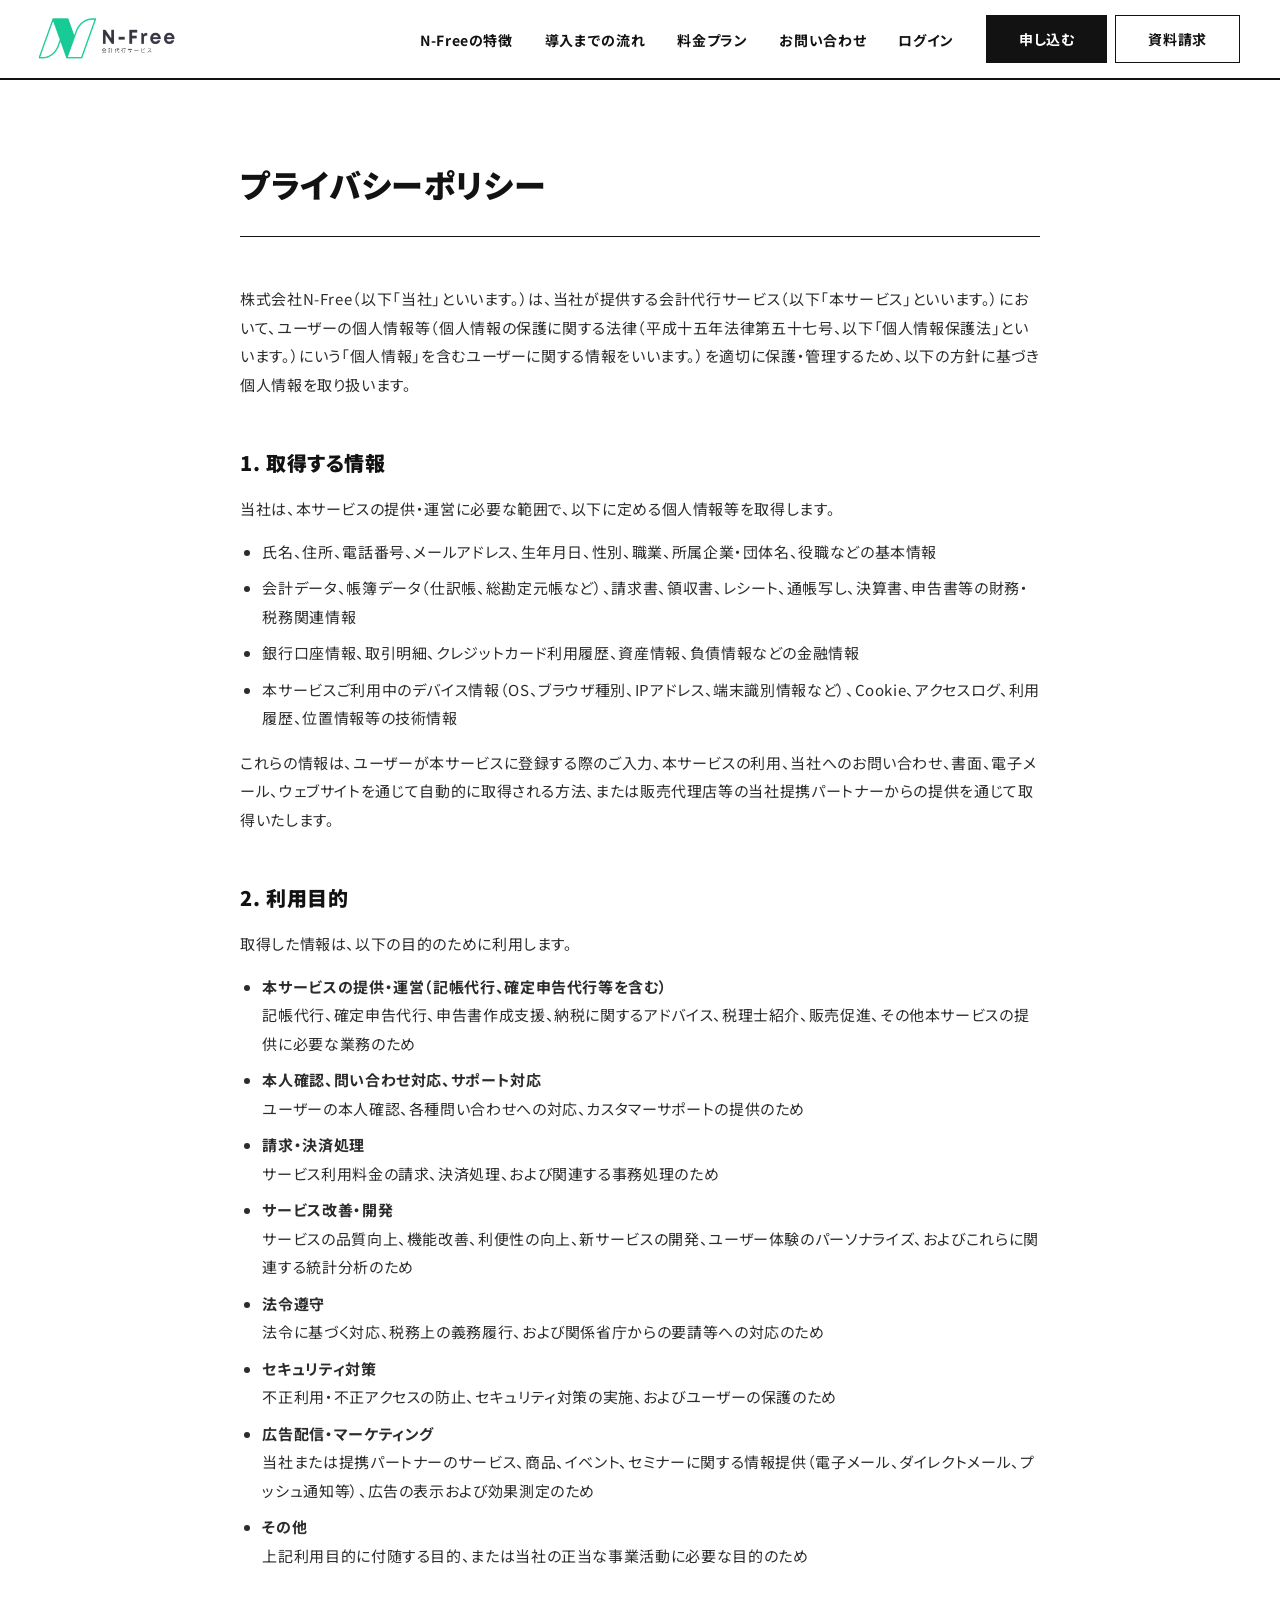
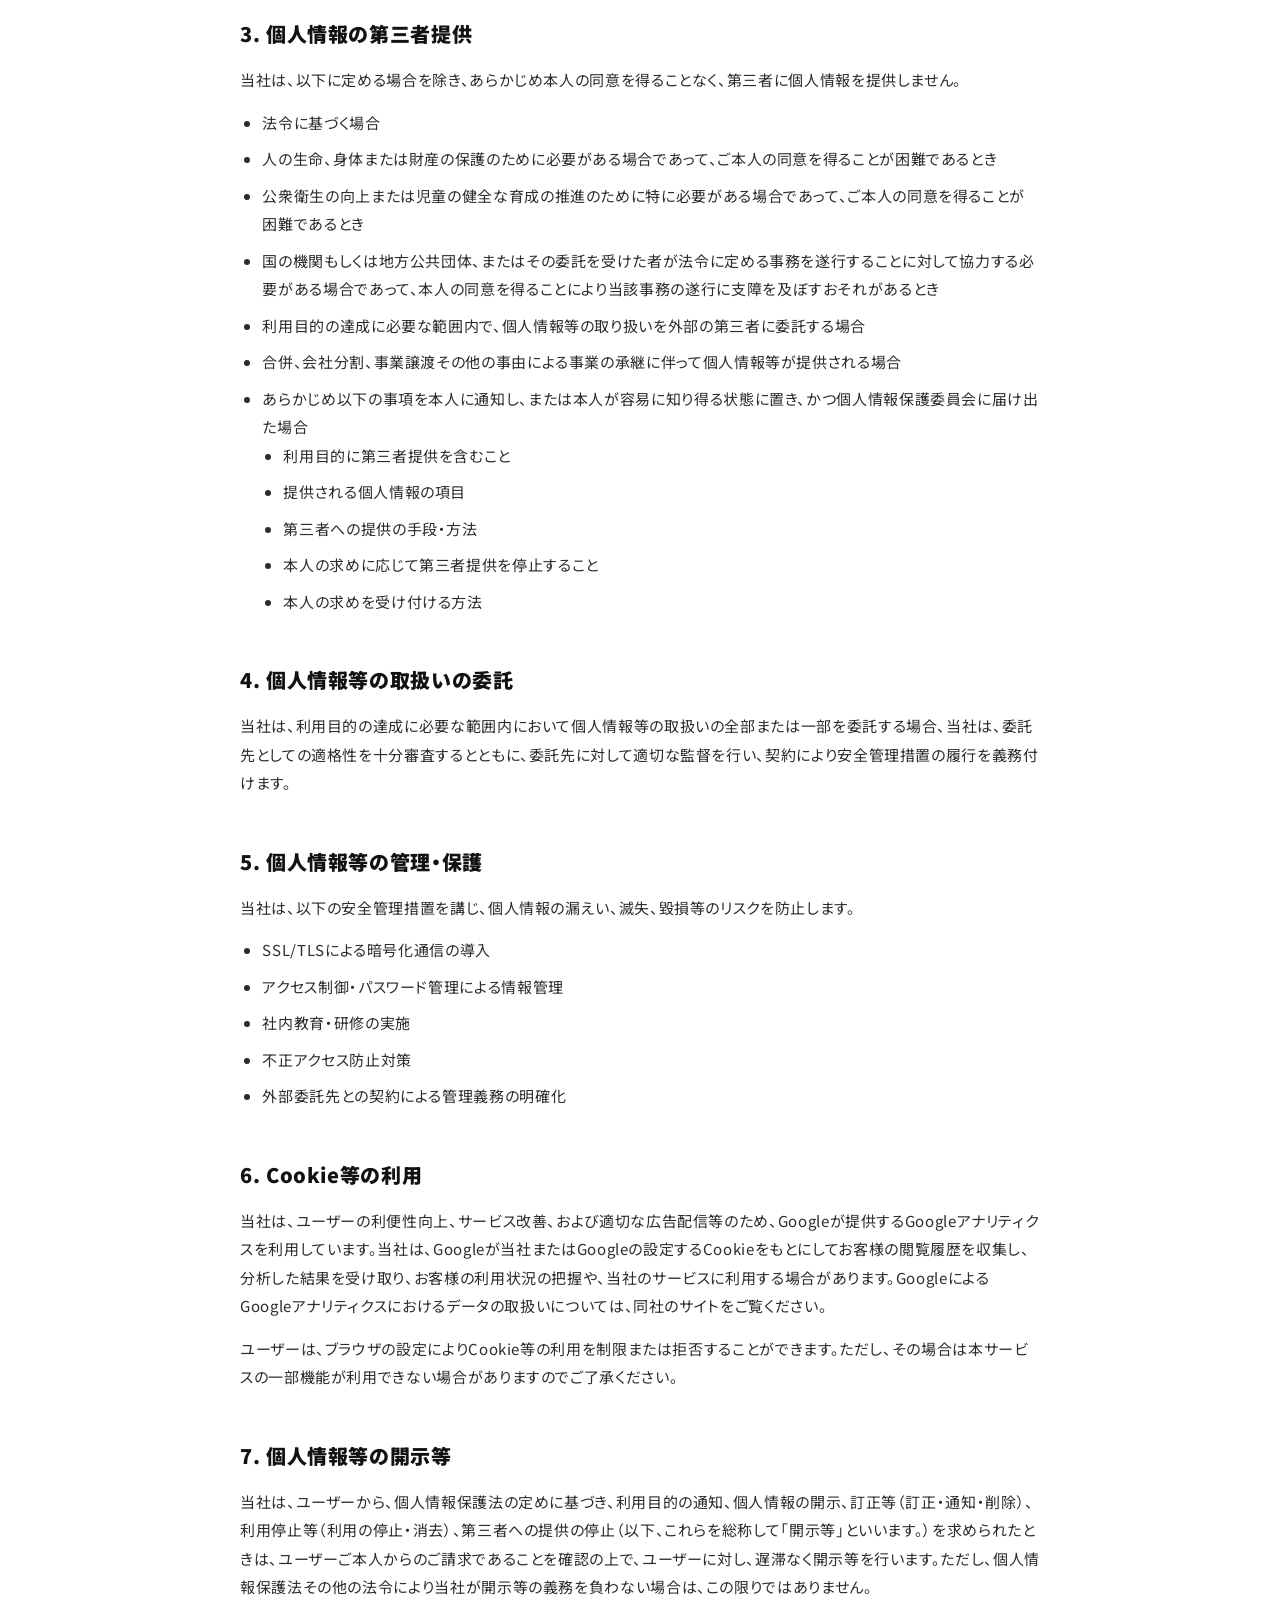
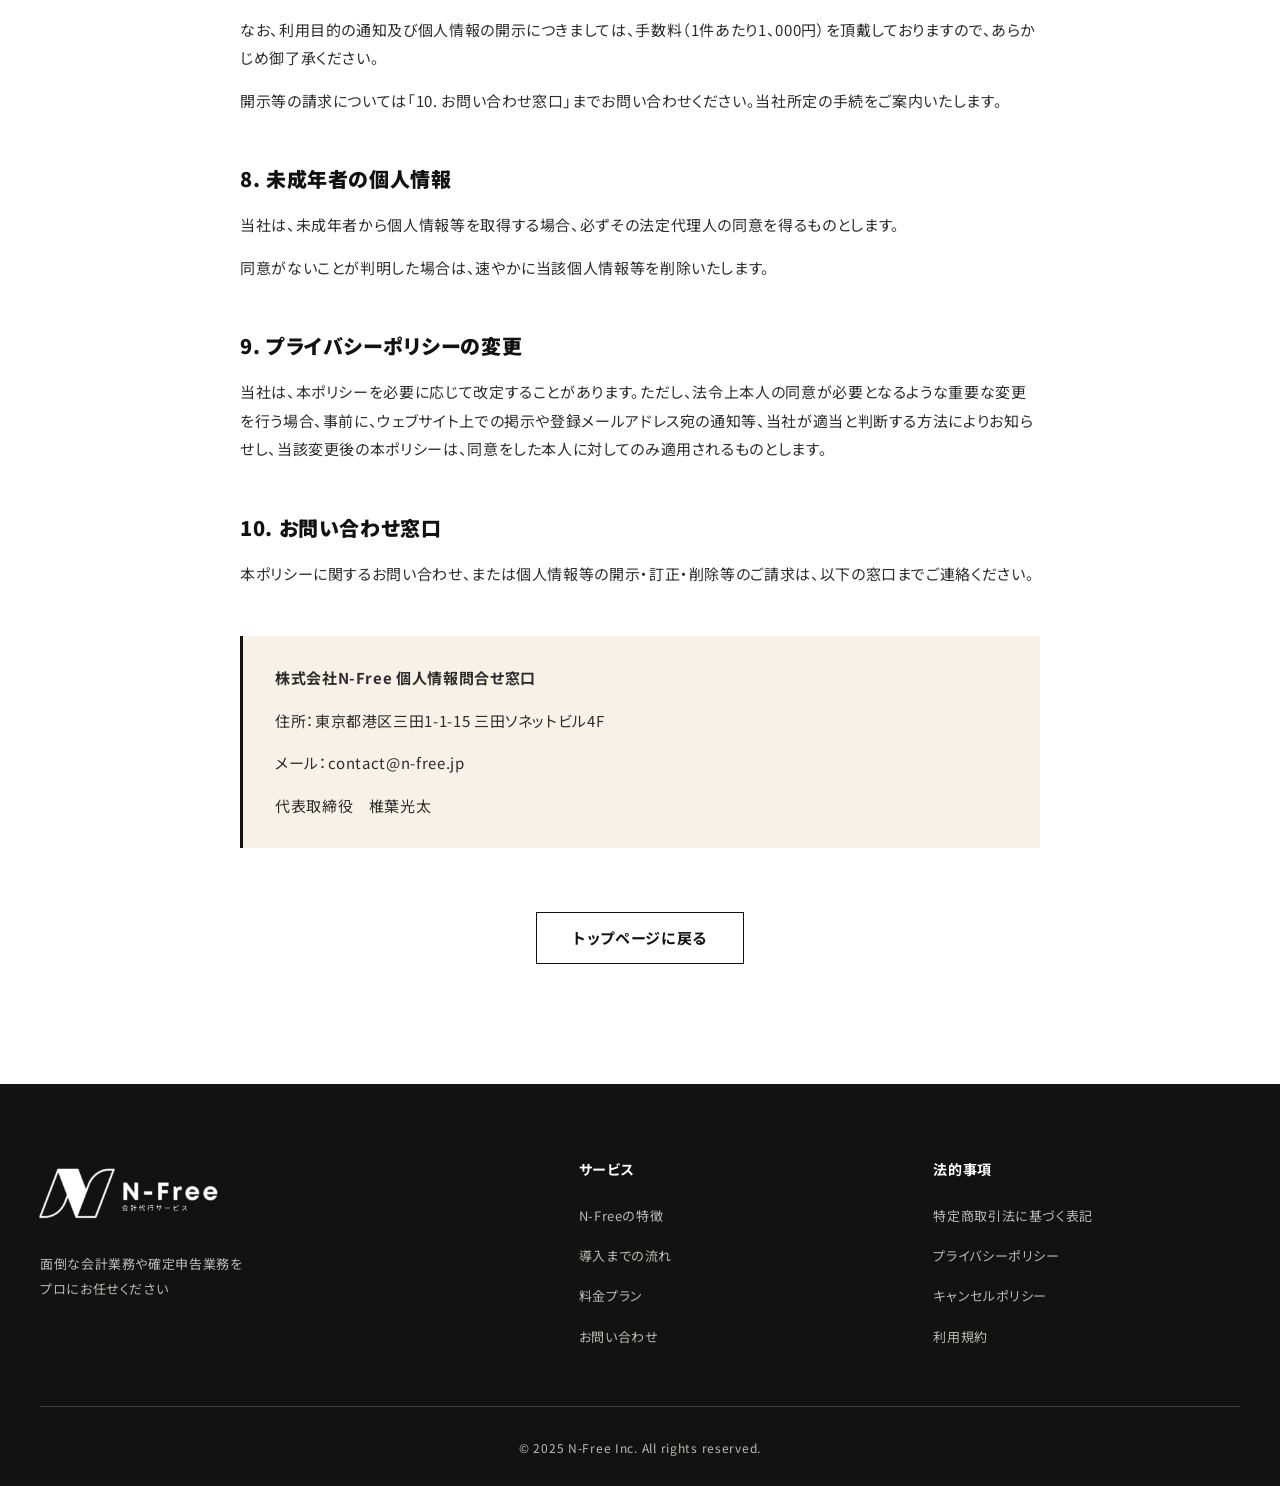
<file: privacy-policy.html>
<!DOCTYPE html>
<html lang="ja">

<head>
    <meta charset="UTF-8">
    <meta name="viewport" content="width=device-width, initial-scale=1.0">
    <meta name="robots" content="noindex, nofollow">
    <link rel="preconnect" href="https://fonts.googleapis.com">
    <link rel="preconnect" href="https://fonts.gstatic.com" crossorigin>
    <link rel="stylesheet" href="https://fonts.googleapis.com/css2?family=Noto+Sans+JP:wght@400;500;700;900&family=Barlow+Condensed:wght@500;600&display=swap">
    <script>document.documentElement.classList.add('js');setTimeout(function(){if(!window.__rv)document.documentElement.classList.remove('js')},3000);</script>
    <title>プライバシーポリシー | N-Free 記帳代行サービス</title>
    <link rel="icon" href="image/favicon.ico" type="image/x-icon">
    <link rel="stylesheet" href="style.css">
    <link rel="stylesheet" href="https://cdnjs.cloudflare.com/ajax/libs/font-awesome/6.5.1/css/all.min.css">
    <script src="https://cdn.jsdelivr.net/npm/jquery@3.6.0/dist/jquery.min.js"></script>
    <script src="script.js"></script>
</head>

<body>
    <header>
        <div class="container">
            <div class="header-flex">
                <div class="header-img">
                    <a href="index.html"><img src="image/logo01.png" alt="N-Free"></a>
                </div>
                <nav>
                    <ul class="header-list">
                        <li><a href="index.html#sec03" class="list">N-Freeの特徴</a></li>
                        <li><a href="index.html#sec08" class="list">導入までの流れ</a></li>
                        <li><a href="index.html#sec07" class="list">料金プラン</a></li>
                        <li><a href="contact.html" class="list">お問い合わせ</a></li>
                        <li><a href="https://app.n-free.jp" class="list">ログイン</a></li>
                    </ul>
                </nav>
                <div class="header-actions">
                    <a href="https://app.n-free.jp" class="header-login" target="_blank">ログイン</a>
                    <div class="header-link">
                        <a href="https://app.n-free.jp/signup" target="_blank">
                            <span>申し込む</span>
                        </a>
                        <a href="contact.html">
                            <span>資料請求</span>
                        </a>
                    </div>
                </div>
                <div id="hamburger" class="hamburger">
                    <span></span>
                    <span></span>
                    <span></span>
                </div>
            </div>
            <div class="menu-overlay"></div>
            <div class="hide-flex">
                <nav>
                    <ul class="hide-list">
                        <li><a href="index.html#sec03" class="list">N-Freeの特徴</a></li>
                        <li><a href="index.html#sec08" class="list">導入までの流れ</a></li>
                        <li><a href="index.html#sec07" class="list">料金プラン</a></li>
                        <li><a href="contact.html" class="list">お問い合わせ</a></li>
                        <li><a href="https://app.n-free.jp" class="list" target="_blank">ログイン</a></li>
                    </ul>
                </nav>
                <div class="hide-link">
                    <a href="https://app.n-free.jp/signup" target="_blank">
                        <span>申し込む</span>
                    </a>
                    <a href="contact.html">
                        <span>資料請求</span>
                    </a>
                </div>
            </div>
        </div>
    </header>

    <main>
        <section class="policy-page">
            <div class="policy-container">
                <h1>プライバシーポリシー</h1>
                
                <div>
                    <div>
                        <p>株式会社N-Free（以下「当社」といいます。）は、当社が提供する会計代行サービス（以下「本サービス」といいます。）において、ユーザーの個人情報等（個人情報の保護に関する法律（平成十五年法律第五十七号、以下「個人情報保護法」といいます。）にいう「個人情報」を含むユーザーに関する情報をいいます。）を適切に保護・管理するため、以下の方針に基づき個人情報を取り扱います。</p>
                    </div>

                    <div>
                        <h2>1. 取得する情報</h2>
                        <p>当社は、本サービスの提供・運営に必要な範囲で、以下に定める個人情報等を取得します。</p>
                        <ul>
                            <li>氏名、住所、電話番号、メールアドレス、生年月日、性別、職業、所属企業・団体名、役職などの基本情報</li>
                            <li>会計データ、帳簿データ（仕訳帳、総勘定元帳など）、請求書、領収書、レシート、通帳写し、決算書、申告書等の財務・税務関連情報</li>
                            <li>銀行口座情報、取引明細、クレジットカード利用履歴、資産情報、負債情報などの金融情報</li>
                            <li>本サービスご利用中のデバイス情報（OS、ブラウザ種別、IPアドレス、端末識別情報など）、Cookie、アクセスログ、利用履歴、位置情報等の技術情報</li>
                        </ul>
                        <p>これらの情報は、ユーザーが本サービスに登録する際のご入力、本サービスの利用、当社へのお問い合わせ、書面、電子メール、ウェブサイトを通じて自動的に取得される方法、または販売代理店等の当社提携パートナーからの提供を通じて取得いたします。</p>
                    </div>

                    <div>
                        <h2>2. 利用目的</h2>
                        <p>取得した情報は、以下の目的のために利用します。</p>
                        <ul>
                            <li><strong>本サービスの提供・運営（記帳代行、確定申告代行等を含む）</strong><br>記帳代行、確定申告代行、申告書作成支援、納税に関するアドバイス、税理士紹介、販売促進、その他本サービスの提供に必要な業務のため</li>
                            <li><strong>本人確認、問い合わせ対応、サポート対応</strong><br>ユーザーの本人確認、各種問い合わせへの対応、カスタマーサポートの提供のため</li>
                            <li><strong>請求・決済処理</strong><br>サービス利用料金の請求、決済処理、および関連する事務処理のため</li>
                            <li><strong>サービス改善・開発</strong><br>サービスの品質向上、機能改善、利便性の向上、新サービスの開発、ユーザー体験のパーソナライズ、およびこれらに関連する統計分析のため</li>
                            <li><strong>法令遵守</strong><br>法令に基づく対応、税務上の義務履行、および関係省庁からの要請等への対応のため</li>
                            <li><strong>セキュリティ対策</strong><br>不正利用・不正アクセスの防止、セキュリティ対策の実施、およびユーザーの保護のため</li>
                            <li><strong>広告配信・マーケティング</strong><br>当社または提携パートナーのサービス、商品、イベント、セミナーに関する情報提供（電子メール、ダイレクトメール、プッシュ通知等）、広告の表示および効果測定のため</li>
                            <li><strong>その他</strong><br>上記利用目的に付随する目的、または当社の正当な事業活動に必要な目的のため</li>
                        </ul>
                    </div>

                    <div>
                        <h2>3. 個人情報の第三者提供</h2>
                        <p>当社は、以下に定める場合を除き、あらかじめ本人の同意を得ることなく、第三者に個人情報を提供しません。</p>
                        <ul>
                            <li>法令に基づく場合</li>
                            <li>人の生命、身体または財産の保護のために必要がある場合であって、ご本人の同意を得ることが困難であるとき</li>
                            <li>公衆衛生の向上または児童の健全な育成の推進のために特に必要がある場合であって、ご本人の同意を得ることが困難であるとき</li>
                            <li>国の機関もしくは地方公共団体、またはその委託を受けた者が法令に定める事務を遂行することに対して協力する必要がある場合であって、本人の同意を得ることにより当該事務の遂行に支障を及ぼすおそれがあるとき</li>
                            <li>利用目的の達成に必要な範囲内で、個人情報等の取り扱いを外部の第三者に委託する場合</li>
                            <li>合併、会社分割、事業譲渡その他の事由による事業の承継に伴って個人情報等が提供される場合</li>
                            <li>あらかじめ以下の事項を本人に通知し、または本人が容易に知り得る状態に置き、かつ個人情報保護委員会に届け出た場合
                                <ul>
                                    <li>利用目的に第三者提供を含むこと</li>
                                    <li>提供される個人情報の項目</li>
                                    <li>第三者への提供の手段・方法</li>
                                    <li>本人の求めに応じて第三者提供を停止すること</li>
                                    <li>本人の求めを受け付ける方法</li>
                                </ul>
                            </li>
                        </ul>
                    </div>

                    <div>
                        <h2>4. 個人情報等の取扱いの委託</h2>
                        <p>当社は、利用目的の達成に必要な範囲内において個人情報等の取扱いの全部または一部を委託する場合、当社は、委託先としての適格性を十分審査するとともに、委託先に対して適切な監督を行い、契約により安全管理措置の履行を義務付けます。</p>
                    </div>

                    <div>
                        <h2>5. 個人情報等の管理・保護</h2>
                        <p>当社は、以下の安全管理措置を講じ、個人情報の漏えい、滅失、毀損等のリスクを防止します。</p>
                        <ul>
                            <li>SSL/TLSによる暗号化通信の導入</li>
                            <li>アクセス制御・パスワード管理による情報管理</li>
                            <li>社内教育・研修の実施</li>
                            <li>不正アクセス防止対策</li>
                            <li>外部委託先との契約による管理義務の明確化</li>
                        </ul>
                    </div>

                    <div>
                        <h2>6. Cookie等の利用</h2>
                        <p>当社は、ユーザーの利便性向上、サービス改善、および適切な広告配信等のため、Googleが提供するGoogleアナリティクスを利用しています。当社は、Googleが当社またはGoogleの設定するCookieをもとにしてお客様の閲覧履歴を収集し、分析した結果を受け取り、お客様の利用状況の把握や、当社のサービスに利用する場合があります。GoogleによるGoogleアナリティクスにおけるデータの取扱いについては、同社のサイトをご覧ください。</p>
                        <p>ユーザーは、ブラウザの設定によりCookie等の利用を制限または拒否することができます。ただし、その場合は本サービスの一部機能が利用できない場合がありますのでご了承ください。</p>
                    </div>

                    <div>
                        <h2>7. 個人情報等の開示等</h2>
                        <p>当社は、ユーザーから、個人情報保護法の定めに基づき、利用目的の通知、個人情報の開示、訂正等（訂正・通知・削除）、利用停止等（利用の停止・消去）、第三者への提供の停止（以下、これらを総称して「開示等」といいます。）を求められたときは、ユーザーご本人からのご請求であることを確認の上で、ユーザーに対し、遅滞なく開示等を行います。ただし、個人情報保護法その他の法令により当社が開示等の義務を負わない場合は、この限りではありません。</p>
                        <p>なお、利用目的の通知及び個人情報の開示につきましては、手数料（1件あたり1、000円）を頂戴しておりますので、あらかじめ御了承ください。</p>
                        <p>開示等の請求については「10. お問い合わせ窓口」までお問い合わせください。当社所定の手続をご案内いたします。</p>
                    </div>

                    <div>
                        <h2>8. 未成年者の個人情報</h2>
                        <p>当社は、未成年者から個人情報等を取得する場合、必ずその法定代理人の同意を得るものとします。</p>
                        <p>同意がないことが判明した場合は、速やかに当該個人情報等を削除いたします。</p>
                    </div>

                    <div>
                        <h2>9. プライバシーポリシーの変更</h2>
                        <p>当社は、本ポリシーを必要に応じて改定することがあります。ただし、法令上本人の同意が必要となるような重要な変更を行う場合、事前に、ウェブサイト上での掲示や登録メールアドレス宛の通知等、当社が適当と判断する方法によりお知らせし、当該変更後の本ポリシーは、同意をした本人に対してのみ適用されるものとします。</p>
                    </div>

                    <div>
                        <h2>10. お問い合わせ窓口</h2>
                        <p>本ポリシーに関するお問い合わせ、または個人情報等の開示・訂正・削除等のご請求は、以下の窓口までご連絡ください。</p>
                        <div class="contact-box">
                            <p><strong>株式会社N-Free 個人情報問合せ窓口</strong></p>
                            <p>住所：東京都港区三田1-1-15 三田ソネットビル4F</p>
                            <p>メール：contact@n-free.jp</p>
                            <p>代表取締役　椎葉光太</p>
                        </div>
                    </div>

                    <div class="button-center">
                        <a href="index.html" class="back-button">トップページに戻る</a>
                    </div>
                </div>
            </div>
        </section>
    </main>

    <footer>
        <div class="container">
            <div class="footer-content">
                <div class="footer-section">
                    <div class="footer-logo">
                        <img src="image/logo01.png" alt="N-Free" style="max-width: 200px;">
                    </div>
                    <p class="footer-text">面倒な会計業務や確定申告業務を<br>プロにお任せください</p>
                </div>
                
                <div class="footer-section">
                    <h4>サービス</h4>
                    <ul class="footer-links">
                        <li><a href="index.html#sec03">N-Freeの特徴</a></li>
                        <li><a href="index.html#sec08">導入までの流れ</a></li>
                        <li><a href="index.html#sec07">料金プラン</a></li>
                        <li><a href="contact.html">お問い合わせ</a></li>
                    </ul>
                </div>
                
                <!--div class="footer-section">
                    <h4>会社情報</h4>
                    <ul class="footer-links">
                        <li><a href="index.html#sec10">会社概要</a></li>
                    </ul>
                </div-->
                
                <div class="footer-section">
                    <h4>法的事項</h4>
                    <ul class="footer-links">
                        <li><a href="tokushoho.html">特定商取引法に基づく表記</a></li>
                        <li><a href="privacy-policy.html">プライバシーポリシー</a></li>
                        <li><a href="cancel-policy.html">キャンセルポリシー</a></li>
                        <li><a href="terms-of-service.html">利用規約</a></li>
                    </ul>
                </div>
            </div>
            
            <div class="footer-bottom">
                <small>© 2025 N-Free Inc. All rights reserved.</small>
            </div>
        </div>
    </footer>

    <script src="script.js"></script>
</body>

</html>
</file>
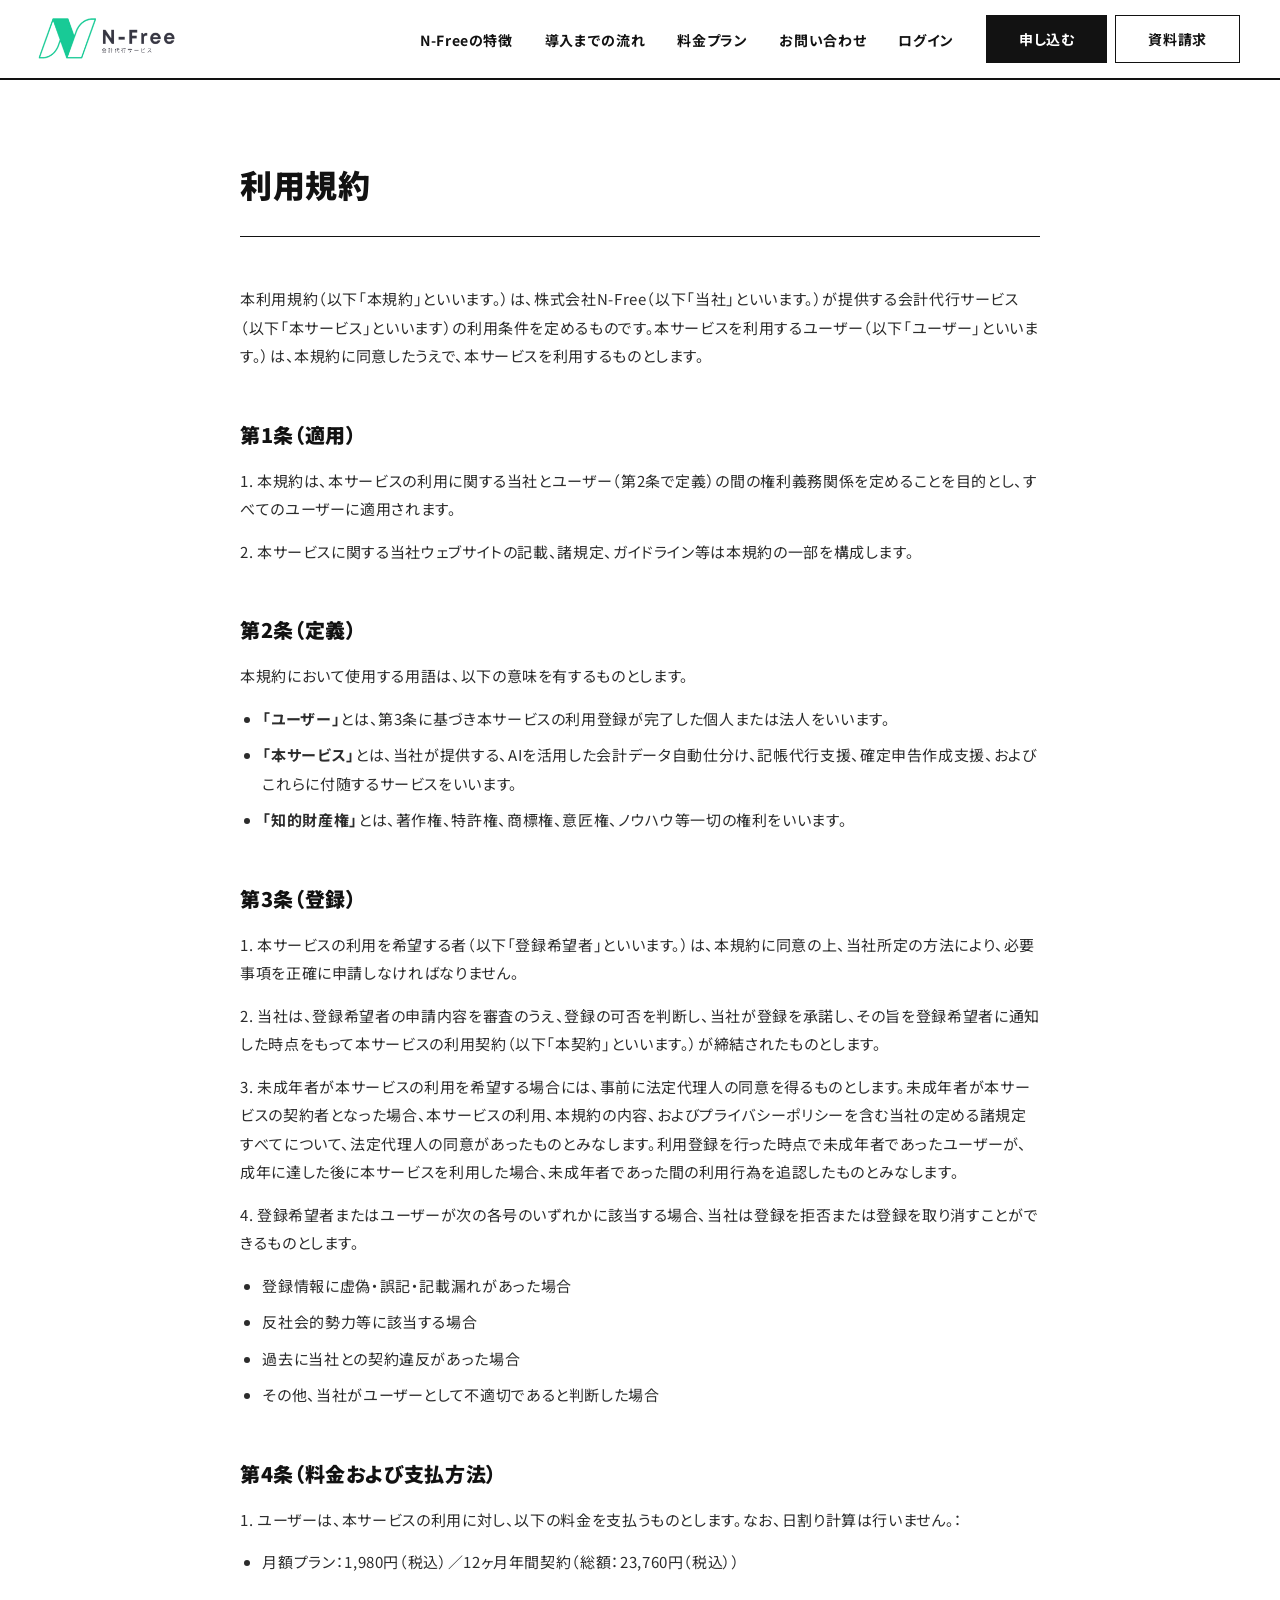
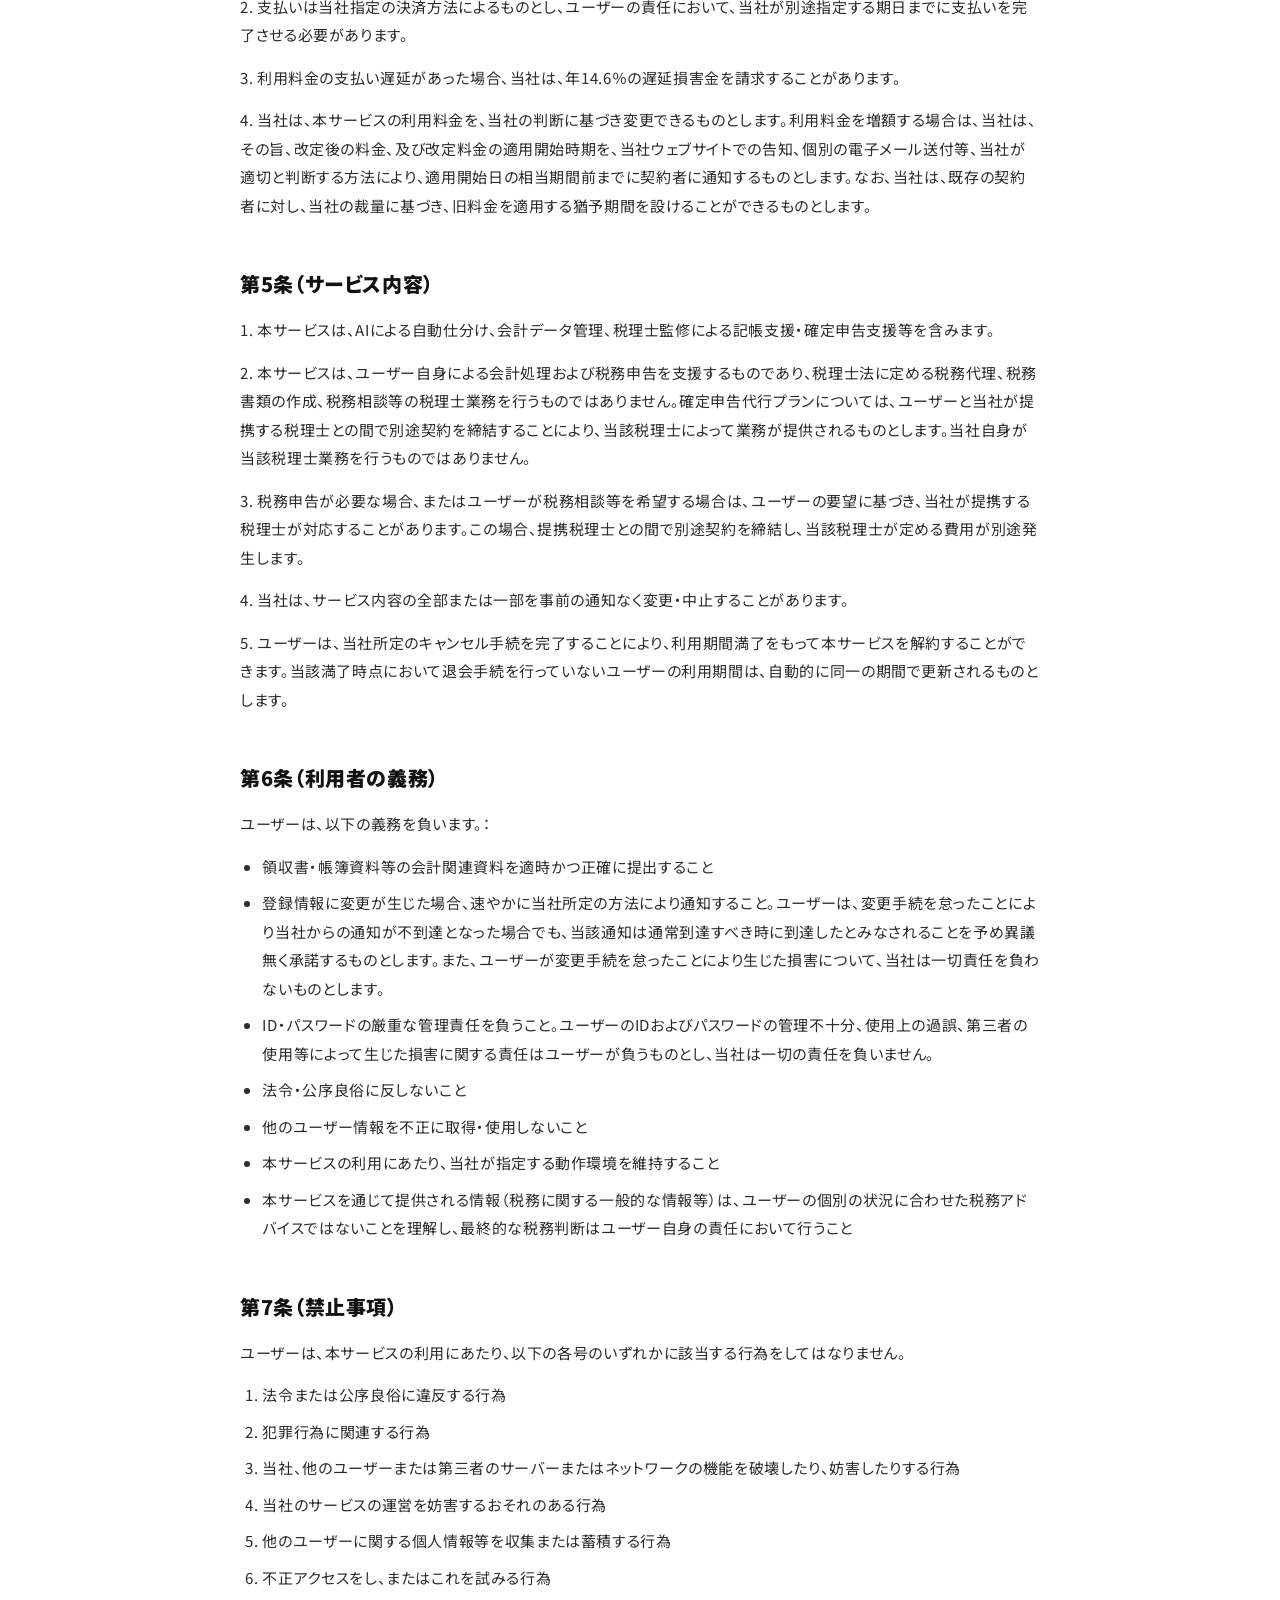
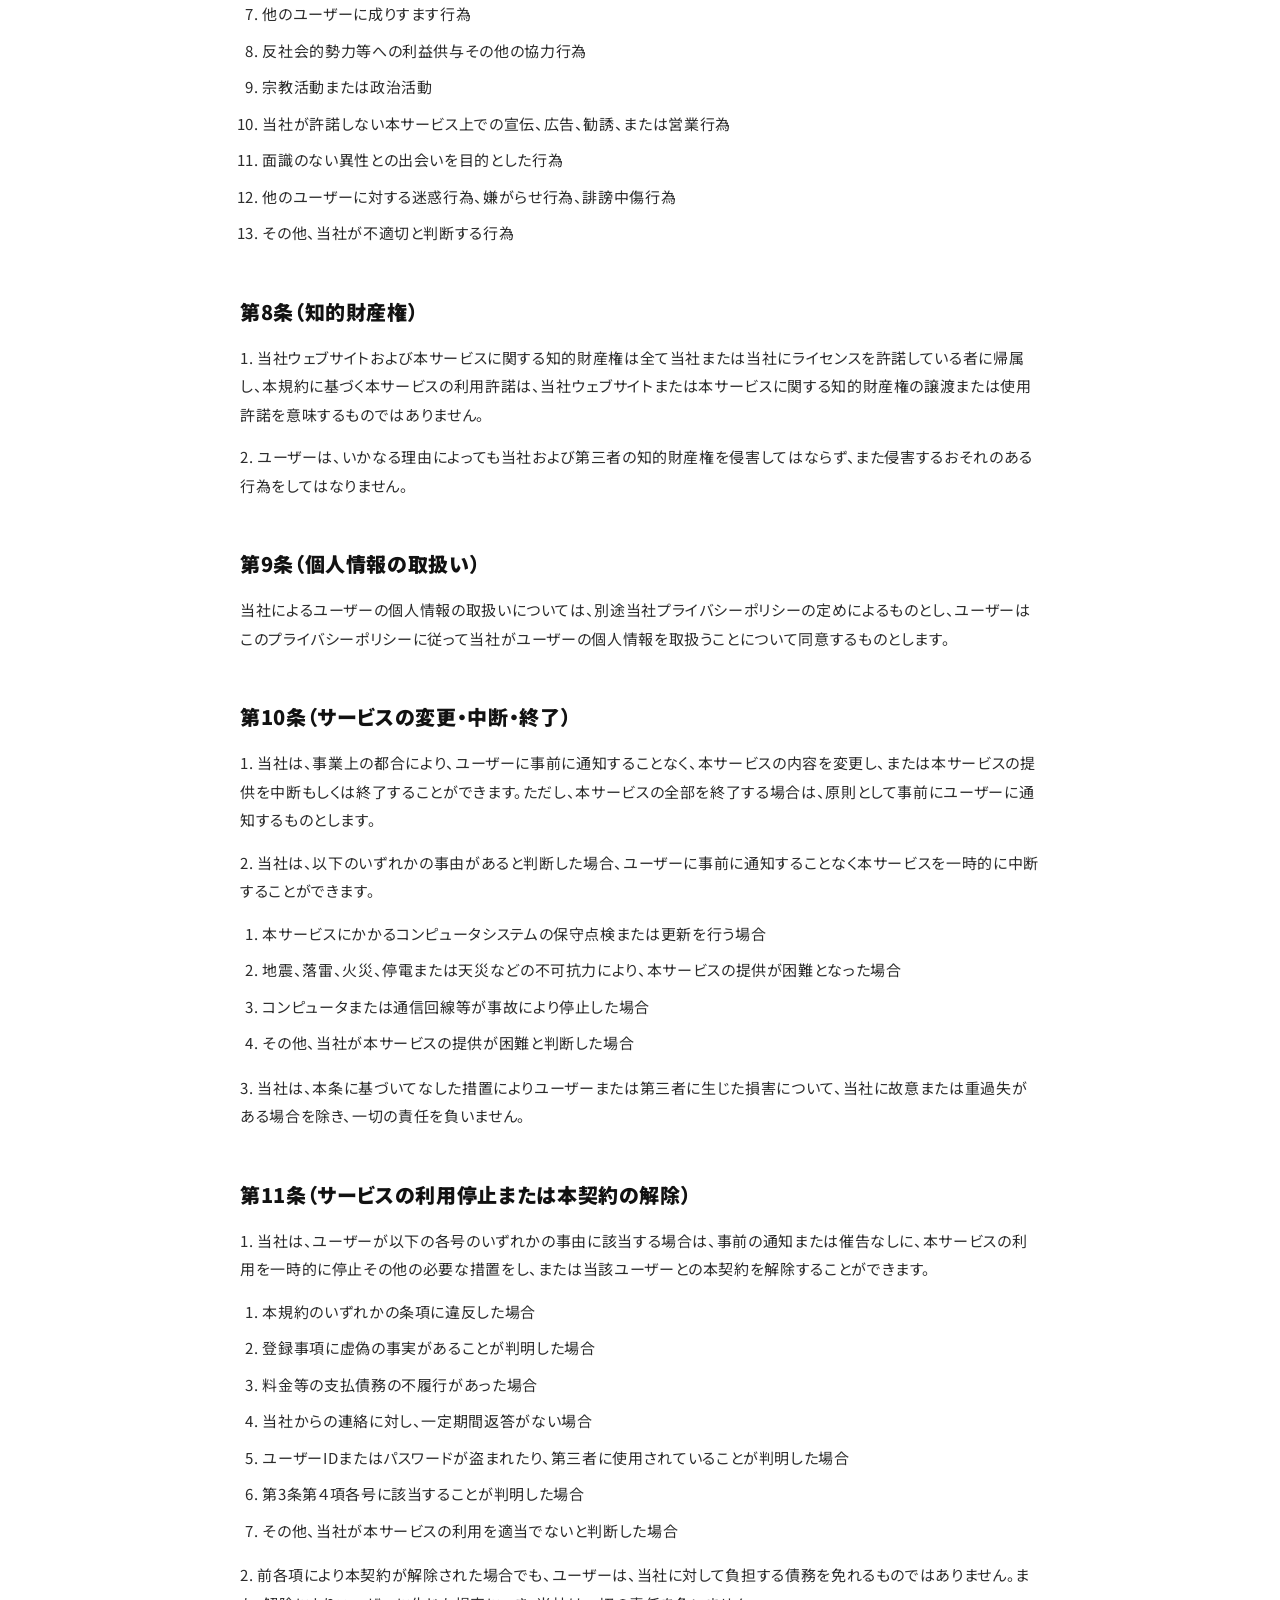
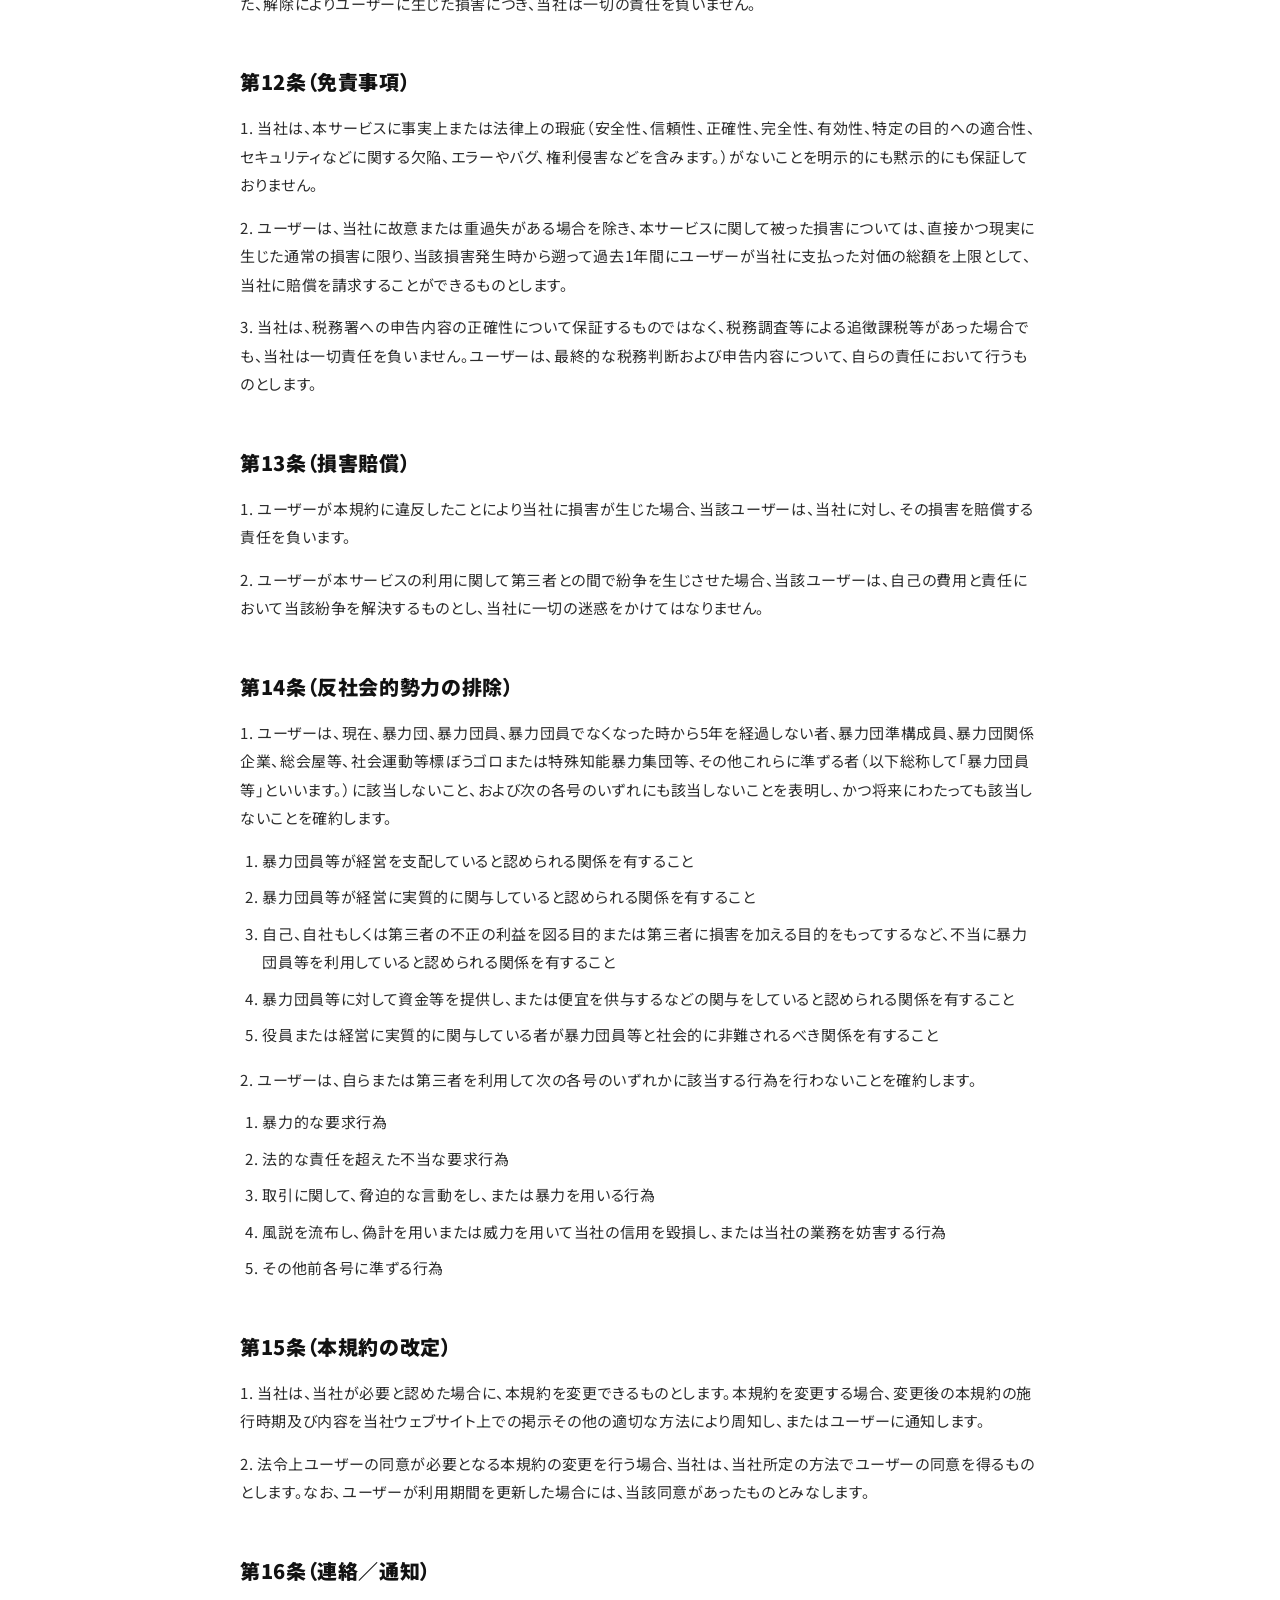
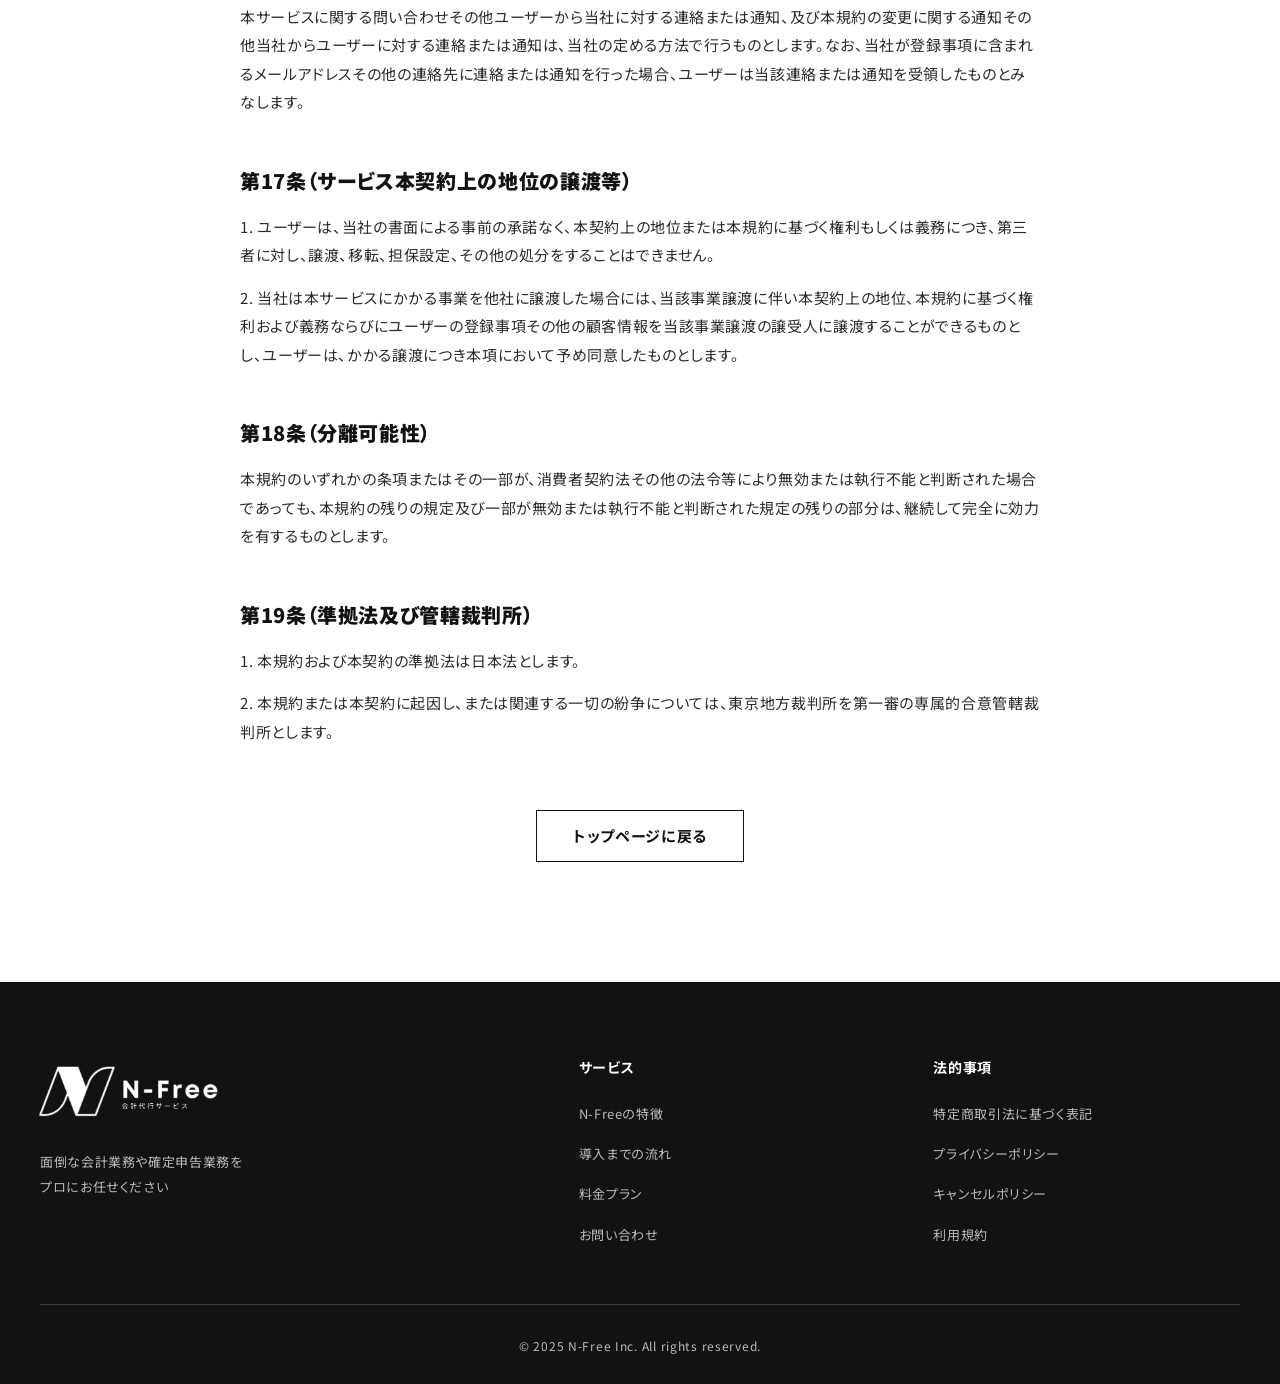
<file: terms-of-service.html>
<!DOCTYPE html>
<html lang="ja">

<head>
    <meta charset="UTF-8">
    <meta name="viewport" content="width=device-width, initial-scale=1.0">
    <meta name="robots" content="noindex, nofollow">
    <link rel="preconnect" href="https://fonts.googleapis.com">
    <link rel="preconnect" href="https://fonts.gstatic.com" crossorigin>
    <link rel="stylesheet" href="https://fonts.googleapis.com/css2?family=Noto+Sans+JP:wght@400;500;700;900&family=Barlow+Condensed:wght@500;600&display=swap">
    <script>document.documentElement.classList.add('js');setTimeout(function(){if(!window.__rv)document.documentElement.classList.remove('js')},3000);</script>
    <title>利用規約 | N-Free 記帳代行サービス</title>
    <link rel="icon" href="image/favicon.ico" type="image/x-icon">
    <link rel="stylesheet" href="style.css">
    <link rel="stylesheet" href="https://cdnjs.cloudflare.com/ajax/libs/font-awesome/6.5.1/css/all.min.css">
    <script src="https://code.jquery.com/jquery-3.6.0.min.js"></script>
</head>

<body>
    <header>
        <div class="container">
            <div class="header-flex">
                <div class="header-img">
                    <a href="index.html"><img src="image/logo01.png" alt="N-Free"></a>
                </div>
                <nav>
                    <ul class="header-list">
                        <li><a href="index.html#sec03" class="list">N-Freeの特徴</a></li>
                        <li><a href="index.html#sec08" class="list">導入までの流れ</a></li>
                        <li><a href="index.html#sec07" class="list">料金プラン</a></li>
                        <li><a href="contact.html" class="list">お問い合わせ</a></li>
                        <li><a href="https://app.n-free.jp" class="list" target="_blank">ログイン</a></li>
                    </ul>
                </nav>
                <div class="header-actions">
                    <a href="https://app.n-free.jp" class="header-login" target="_blank">ログイン</a>
                    <div class="header-link">
                        <a href="https://app.n-free.jp/signup" target="_blank">
                            <span>申し込む</span>
                        </a>
                        <a href="contact.html">
                            <span>資料請求</span>
                        </a>
                    </div>
                </div>
                <div id="hamburger" class="hamburger">
                    <span></span>
                    <span></span>
                    <span></span>
                </div>
            </div>
            <div class="menu-overlay"></div>
            <div class="hide-flex">
                <nav>
                    <ul class="hide-list">
                        <li><a href="index.html#sec03" class="list">N-Freeの特徴</a></li>
                        <li><a href="index.html#sec08" class="list">導入までの流れ</a></li>
                        <li><a href="index.html#sec07" class="list">料金プラン</a></li>
                        <li><a href="contact.html" class="list">お問い合わせ</a></li>
                        <li><a href="https://app.n-free.jp" class="list" target="_blank">ログイン</a></li>
                    </ul>
                </nav>
                <div class="hide-link">
                    <a href="https://app.n-free.jp/signup" target="_blank">
                        <span>申し込む</span>
                    </a>
                    <a href="contact.html">
                        <span>資料請求</span>
                    </a>
                </div>
            </div>
        </div>
    </header>

    <main>
        <section class="policy-page">
            <div class="policy-container">
                <h1>利用規約</h1>
                
                <div>
                    <div>
                        <p>本利用規約（以下「本規約」といいます。）は、株式会社N-Free（以下「当社」といいます。）が提供する会計代行サービス（以下「本サービス」といいます）の利用条件を定めるものです。本サービスを利用するユーザー（以下「ユーザー」といいます。）は、本規約に同意したうえで、本サービスを利用するものとします。</p>
                    </div>

                    <div>
                        <h2>第1条（適用）</h2>
                        <p>1. 本規約は、本サービスの利用に関する当社とユーザー（第2条で定義）の間の権利義務関係を定めることを目的とし、すべてのユーザーに適用されます。</p>
                        <p>2. 本サービスに関する当社ウェブサイトの記載、諸規定、ガイドライン等は本規約の一部を構成します。</p>
                    </div>

                    <div>
                        <h2>第2条（定義）</h2>
                        <p>本規約において使用する用語は、以下の意味を有するものとします。</p>
                        <ul>
                            <li><strong>「ユーザー」</strong>とは、第3条に基づき本サービスの利用登録が完了した個人または法人をいいます。</li>
                            <li><strong>「本サービス」</strong>とは、当社が提供する、AIを活用した会計データ自動仕分け、記帳代行支援、確定申告作成支援、およびこれらに付随するサービスをいいます。</li>
                            <li><strong>「知的財産権」</strong>とは、著作権、特許権、商標権、意匠権、ノウハウ等一切の権利をいいます。</li>
                        </ul>
                    </div>

                    <div>
                        <h2>第3条（登録）</h2>
                        <p>1. 本サービスの利用を希望する者（以下「登録希望者」といいます。）は、本規約に同意の上、当社所定の方法により、必要事項を正確に申請しなければなりません。</p>
                        <p>2. 当社は、登録希望者の申請内容を審査のうえ、登録の可否を判断し、当社が登録を承諾し、その旨を登録希望者に通知した時点をもって本サービスの利用契約（以下「本契約」といいます。）が締結されたものとします。</p>
                        <p>3. 未成年者が本サービスの利用を希望する場合には、事前に法定代理人の同意を得るものとします。未成年者が本サービスの契約者となった場合、本サービスの利用、本規約の内容、およびプライバシーポリシーを含む当社の定める諸規定すべてについて、法定代理人の同意があったものとみなします。利用登録を行った時点で未成年者であったユーザーが、成年に達した後に本サービスを利用した場合、未成年者であった間の利用行為を追認したものとみなします。</p>
                        <p>4. 登録希望者またはユーザーが次の各号のいずれかに該当する場合、当社は登録を拒否または登録を取り消すことができるものとします。</p>
                        <ul>
                            <li>登録情報に虚偽・誤記・記載漏れがあった場合</li>
                            <li>反社会的勢力等に該当する場合</li>
                            <li>過去に当社との契約違反があった場合</li>
                            <li>その他、当社がユーザーとして不適切であると判断した場合</li>
                        </ul>
                    </div>

                    <div>
                        <h2>第4条（料金および支払方法）</h2>
                        <p>1. ユーザーは、本サービスの利用に対し、以下の料金を支払うものとします。なお、日割り計算は行いません。：</p>
                        <ul>
                            <li>月額プラン：1,980円（税込）／12ヶ月年間契約（総額：23,760円（税込））</li>
                        </ul>
                        <p>2. 支払いは当社指定の決済方法によるものとし、ユーザーの責任において、当社が別途指定する期日までに支払いを完了させる必要があります。</p>
                        <p>3. 利用料金の支払い遅延があった場合、当社は、年14.6％の遅延損害金を請求することがあります。</p>
                        <p>4. 当社は、本サービスの利用料金を、当社の判断に基づき変更できるものとします。利用料金を増額する場合は、当社は、その旨、改定後の料金、及び改定料金の適用開始時期を、当社ウェブサイトでの告知、個別の電子メール送付等、当社が適切と判断する方法により、適用開始日の相当期間前までに契約者に通知するものとします。なお、当社は、既存の契約者に対し、当社の裁量に基づき、旧料金を適用する猶予期間を設けることができるものとします。</p>
                    </div>

                    <div>
                        <h2>第5条（サービス内容）</h2>
                        <p>1. 本サービスは、AIによる自動仕分け、会計データ管理、税理士監修による記帳支援・確定申告支援等を含みます。</p>
                        <p>2. 本サービスは、ユーザー自身による会計処理および税務申告を支援するものであり、税理士法に定める税務代理、税務書類の作成、税務相談等の税理士業務を行うものではありません。確定申告代行プランについては、ユーザーと当社が提携する税理士との間で別途契約を締結することにより、当該税理士によって業務が提供されるものとします。当社自身が当該税理士業務を行うものではありません。</p>
                        <p>3. 税務申告が必要な場合、またはユーザーが税務相談等を希望する場合は、ユーザーの要望に基づき、当社が提携する税理士が対応することがあります。この場合、提携税理士との間で別途契約を締結し、当該税理士が定める費用が別途発生します。</p>
                        <p>4. 当社は、サービス内容の全部または一部を事前の通知なく変更・中止することがあります。</p>
                        <p>5. ユーザーは、当社所定のキャンセル手続を完了することにより、利用期間満了をもって本サービスを解約することができます。当該満了時点において退会手続を行っていないユーザーの利用期間は、自動的に同一の期間で更新されるものとします。</p>
                    </div>

                    <div>
                        <h2>第6条（利用者の義務）</h2>
                        <p>ユーザーは、以下の義務を負います。：</p>
                        <ul>
                            <li>領収書・帳簿資料等の会計関連資料を適時かつ正確に提出すること</li>
                            <li>登録情報に変更が生じた場合、速やかに当社所定の方法により通知すること。ユーザーは、変更手続を怠ったことにより当社からの通知が不到達となった場合でも、当該通知は通常到達すべき時に到達したとみなされることを予め異議無く承諾するものとします。また、ユーザーが変更手続を怠ったことにより生じた損害について、当社は一切責任を負わないものとします。</li>
                            <li>ID・パスワードの厳重な管理責任を負うこと。ユーザーのIDおよびパスワードの管理不十分、使用上の過誤、第三者の使用等によって生じた損害に関する責任はユーザーが負うものとし、当社は一切の責任を負いません。</li>
                            <li>法令・公序良俗に反しないこと</li>
                            <li>他のユーザー情報を不正に取得・使用しないこと</li>
                            <li>本サービスの利用にあたり、当社が指定する動作環境を維持すること</li>
                            <li>本サービスを通じて提供される情報（税務に関する一般的な情報等）は、ユーザーの個別の状況に合わせた税務アドバイスではないことを理解し、最終的な税務判断はユーザー自身の責任において行うこと</li>
                        </ul>
                    </div>

                    <div>
                        <h2>第7条（禁止事項）</h2>
                        <p>ユーザーは、本サービスの利用にあたり、以下の各号のいずれかに該当する行為をしてはなりません。</p>
                        <ol>
                            <li>法令または公序良俗に違反する行為</li>
                            <li>犯罪行為に関連する行為</li>
                            <li>当社、他のユーザーまたは第三者のサーバーまたはネットワークの機能を破壊したり、妨害したりする行為</li>
                            <li>当社のサービスの運営を妨害するおそれのある行為</li>
                            <li>他のユーザーに関する個人情報等を収集または蓄積する行為</li>
                            <li>不正アクセスをし、またはこれを試みる行為</li>
                            <li>他のユーザーに成りすます行為</li>
                            <li>反社会的勢力等への利益供与その他の協力行為</li>
                            <li>宗教活動または政治活動</li>
                            <li>当社が許諾しない本サービス上での宣伝、広告、勧誘、または営業行為</li>
                            <li>面識のない異性との出会いを目的とした行為</li>
                            <li>他のユーザーに対する迷惑行為、嫌がらせ行為、誹謗中傷行為</li>
                            <li>その他、当社が不適切と判断する行為</li>
                        </ol>
                    </div>

                    <div>
                        <h2>第8条（知的財産権）</h2>
                        <p>1. 当社ウェブサイトおよび本サービスに関する知的財産権は全て当社または当社にライセンスを許諾している者に帰属し、本規約に基づく本サービスの利用許諾は、当社ウェブサイトまたは本サービスに関する知的財産権の譲渡または使用許諾を意味するものではありません。</p>
                        <p>2. ユーザーは、いかなる理由によっても当社および第三者の知的財産権を侵害してはならず、また侵害するおそれのある行為をしてはなりません。</p>
                    </div>

                    <div>
                        <h2>第9条（個人情報の取扱い）</h2>
                        <p>当社によるユーザーの個人情報の取扱いについては、別途当社プライバシーポリシーの定めによるものとし、ユーザーはこのプライバシーポリシーに従って当社がユーザーの個人情報を取扱うことについて同意するものとします。</p>
                    </div>

                    <div>
                        <h2>第10条（サービスの変更・中断・終了）</h2>
                        <p>1. 当社は、事業上の都合により、ユーザーに事前に通知することなく、本サービスの内容を変更し、または本サービスの提供を中断もしくは終了することができます。ただし、本サービスの全部を終了する場合は、原則として事前にユーザーに通知するものとします。</p>
                        <p>2. 当社は、以下のいずれかの事由があると判断した場合、ユーザーに事前に通知することなく本サービスを一時的に中断することができます。</p>
                        <ol>
                            <li>本サービスにかかるコンピュータシステムの保守点検または更新を行う場合</li>
                            <li>地震、落雷、火災、停電または天災などの不可抗力により、本サービスの提供が困難となった場合</li>
                            <li>コンピュータまたは通信回線等が事故により停止した場合</li>
                            <li>その他、当社が本サービスの提供が困難と判断した場合</li>
                        </ol>
                        <p>3. 当社は、本条に基づいてなした措置によりユーザーまたは第三者に生じた損害について、当社に故意または重過失がある場合を除き、一切の責任を負いません。</p>
                    </div>

                    <div>
                        <h2>第11条（サービスの利用停止または本契約の解除）</h2>
                        <p>1. 当社は、ユーザーが以下の各号のいずれかの事由に該当する場合は、事前の通知または催告なしに、本サービスの利用を一時的に停止その他の必要な措置をし、または当該ユーザーとの本契約を解除することができます。</p>
                        <ol>
                            <li>本規約のいずれかの条項に違反した場合</li>
                            <li>登録事項に虚偽の事実があることが判明した場合</li>
                            <li>料金等の支払債務の不履行があった場合</li>
                            <li>当社からの連絡に対し、一定期間返答がない場合</li>
                            <li>ユーザーIDまたはパスワードが盗まれたり、第三者に使用されていることが判明した場合</li>
                            <li>第3条第４項各号に該当することが判明した場合</li>
                            <li>その他、当社が本サービスの利用を適当でないと判断した場合</li>
                        </ol>
                        <p>2. 前各項により本契約が解除された場合でも、ユーザーは、当社に対して負担する債務を免れるものではありません。また、解除によりユーザーに生じた損害につき、当社は一切の責任を負いません。</p>
                    </div>

                    <div>
                        <h2>第12条（免責事項）</h2>
                        <p>1. 当社は、本サービスに事実上または法律上の瑕疵（安全性、信頼性、正確性、完全性、有効性、特定の目的への適合性、セキュリティなどに関する欠陥、エラーやバグ、権利侵害などを含みます。）がないことを明示的にも黙示的にも保証しておりません。</p>
                        <p>2. ユーザーは、当社に故意または重過失がある場合を除き、本サービスに関して被った損害については、直接かつ現実に生じた通常の損害に限り、当該損害発生時から遡って過去1年間にユーザーが当社に支払った対価の総額を上限として、当社に賠償を請求することができるものとします。</p>
                        <p>3. 当社は、税務署への申告内容の正確性について保証するものではなく、税務調査等による追徴課税等があった場合でも、当社は一切責任を負いません。ユーザーは、最終的な税務判断および申告内容について、自らの責任において行うものとします。</p>
                    </div>

                    <div>
                        <h2>第13条（損害賠償）</h2>
                        <p>1. ユーザーが本規約に違反したことにより当社に損害が生じた場合、当該ユーザーは、当社に対し、その損害を賠償する責任を負います。</p>
                        <p>2. ユーザーが本サービスの利用に関して第三者との間で紛争を生じさせた場合、当該ユーザーは、自己の費用と責任において当該紛争を解決するものとし、当社に一切の迷惑をかけてはなりません。</p>
                    </div>

                    <div>
                        <h2>第14条（反社会的勢力の排除）</h2>
                        <p>1. ユーザーは、現在、暴力団、暴力団員、暴力団員でなくなった時から5年を経過しない者、暴力団準構成員、暴力団関係企業、総会屋等、社会運動等標ぼうゴロまたは特殊知能暴力集団等、その他これらに準ずる者（以下総称して「暴力団員等」といいます。）に該当しないこと、および次の各号のいずれにも該当しないことを表明し、かつ将来にわたっても該当しないことを確約します。</p>
                        <ol>
                            <li>暴力団員等が経営を支配していると認められる関係を有すること</li>
                            <li>暴力団員等が経営に実質的に関与していると認められる関係を有すること</li>
                            <li>自己、自社もしくは第三者の不正の利益を図る目的または第三者に損害を加える目的をもってするなど、不当に暴力団員等を利用していると認められる関係を有すること</li>
                            <li>暴力団員等に対して資金等を提供し、または便宜を供与するなどの関与をしていると認められる関係を有すること</li>
                            <li>役員または経営に実質的に関与している者が暴力団員等と社会的に非難されるべき関係を有すること</li>
                        </ol>
                        <p>2. ユーザーは、自らまたは第三者を利用して次の各号のいずれかに該当する行為を行わないことを確約します。</p>
                        <ol>
                            <li>暴力的な要求行為</li>
                            <li>法的な責任を超えた不当な要求行為</li>
                            <li>取引に関して、脅迫的な言動をし、または暴力を用いる行為</li>
                            <li>風説を流布し、偽計を用いまたは威力を用いて当社の信用を毀損し、または当社の業務を妨害する行為</li>
                            <li>その他前各号に準ずる行為</li>
                        </ol>
                    </div>

                    <div>
                        <h2>第15条（本規約の改定）</h2>
                        <p>1. 当社は、当社が必要と認めた場合に、本規約を変更できるものとします。本規約を変更する場合、変更後の本規約の施行時期及び内容を当社ウェブサイト上での掲示その他の適切な方法により周知し、またはユーザーに通知します。</p>
                        <p>2. 法令上ユーザーの同意が必要となる本規約の変更を行う場合、当社は、当社所定の方法でユーザーの同意を得るものとします。なお、ユーザーが利用期間を更新した場合には、当該同意があったものとみなします。</p>
                    </div>

                    <div>
                        <h2>第16条（連絡／通知）</h2>
                        <p>本サービスに関する問い合わせその他ユーザーから当社に対する連絡または通知、及び本規約の変更に関する通知その他当社からユーザーに対する連絡または通知は、当社の定める方法で行うものとします。なお、当社が登録事項に含まれるメールアドレスその他の連絡先に連絡または通知を行った場合、ユーザーは当該連絡または通知を受領したものとみなします。</p>
                    </div>

                    <div>
                        <h2>第17条（サービス本契約上の地位の譲渡等）</h2>
                        <p>1. ユーザーは、当社の書面による事前の承諾なく、本契約上の地位または本規約に基づく権利もしくは義務につき、第三者に対し、譲渡、移転、担保設定、その他の処分をすることはできません。</p>
                        <p>2. 当社は本サービスにかかる事業を他社に譲渡した場合には、当該事業譲渡に伴い本契約上の地位、本規約に基づく権利および義務ならびにユーザーの登録事項その他の顧客情報を当該事業譲渡の譲受人に譲渡することができるものとし、ユーザーは、かかる譲渡につき本項において予め同意したものとします。</p>
                    </div>

                    <div>
                        <h2>第18条（分離可能性）</h2>
                        <p>本規約のいずれかの条項またはその一部が、消費者契約法その他の法令等により無効または執行不能と判断された場合であっても、本規約の残りの規定及び一部が無効または執行不能と判断された規定の残りの部分は、継続して完全に効力を有するものとします。</p>
                    </div>

                    <div>
                        <h2>第19条（準拠法及び管轄裁判所）</h2>
                        <p>1. 本規約および本契約の準拠法は日本法とします。</p>
                        <p>2. 本規約または本契約に起因し、または関連する一切の紛争については、東京地方裁判所を第一審の専属的合意管轄裁判所とします。</p>
                    </div>

                    <div class="button-center">
                        <a href="index.html" class="back-button">トップページに戻る</a>
                    </div>
                </div>
            </div>
        </section>
    </main>

    <footer>
        <div class="container">
            <div class="footer-content">
                <div class="footer-section">
                    <div class="footer-logo">
                        <img src="image/logo01.png" alt="N-Free" style="max-width: 200px;">
                    </div>
                    <p class="footer-text">面倒な会計業務や確定申告業務を<br>プロにお任せください</p>
                </div>
                
                <div class="footer-section">
                    <h4>サービス</h4>
                    <ul class="footer-links">
                        <li><a href="index.html#sec03">N-Freeの特徴</a></li>
                        <li><a href="index.html#sec08">導入までの流れ</a></li>
                        <li><a href="index.html#sec07">料金プラン</a></li>
                        <li><a href="contact.html">お問い合わせ</a></li>
                    </ul>
                </div>
                
                <!--div class="footer-section">
                    <h4>会社情報</h4>
                    <ul class="footer-links">
                        <li><a href="index.html#sec10">会社概要</a></li>
                    </ul>
                </div-->
                
                <div class="footer-section">
                    <h4>法的事項</h4>
                    <ul class="footer-links">
                        <li><a href="tokushoho.html">特定商取引法に基づく表記</a></li>
                        <li><a href="privacy-policy.html">プライバシーポリシー</a></li>
                        <li><a href="cancel-policy.html">キャンセルポリシー</a></li>
                        <li><a href="terms-of-service.html">利用規約</a></li>
                    </ul>
                </div>
            </div>
            
            <div class="footer-bottom">
                <small>© 2025 N-Free Inc. All rights reserved.</small>
            </div>
        </div>
    </footer>

    <script src="script.js"></script>
</body>

</html>
</file>
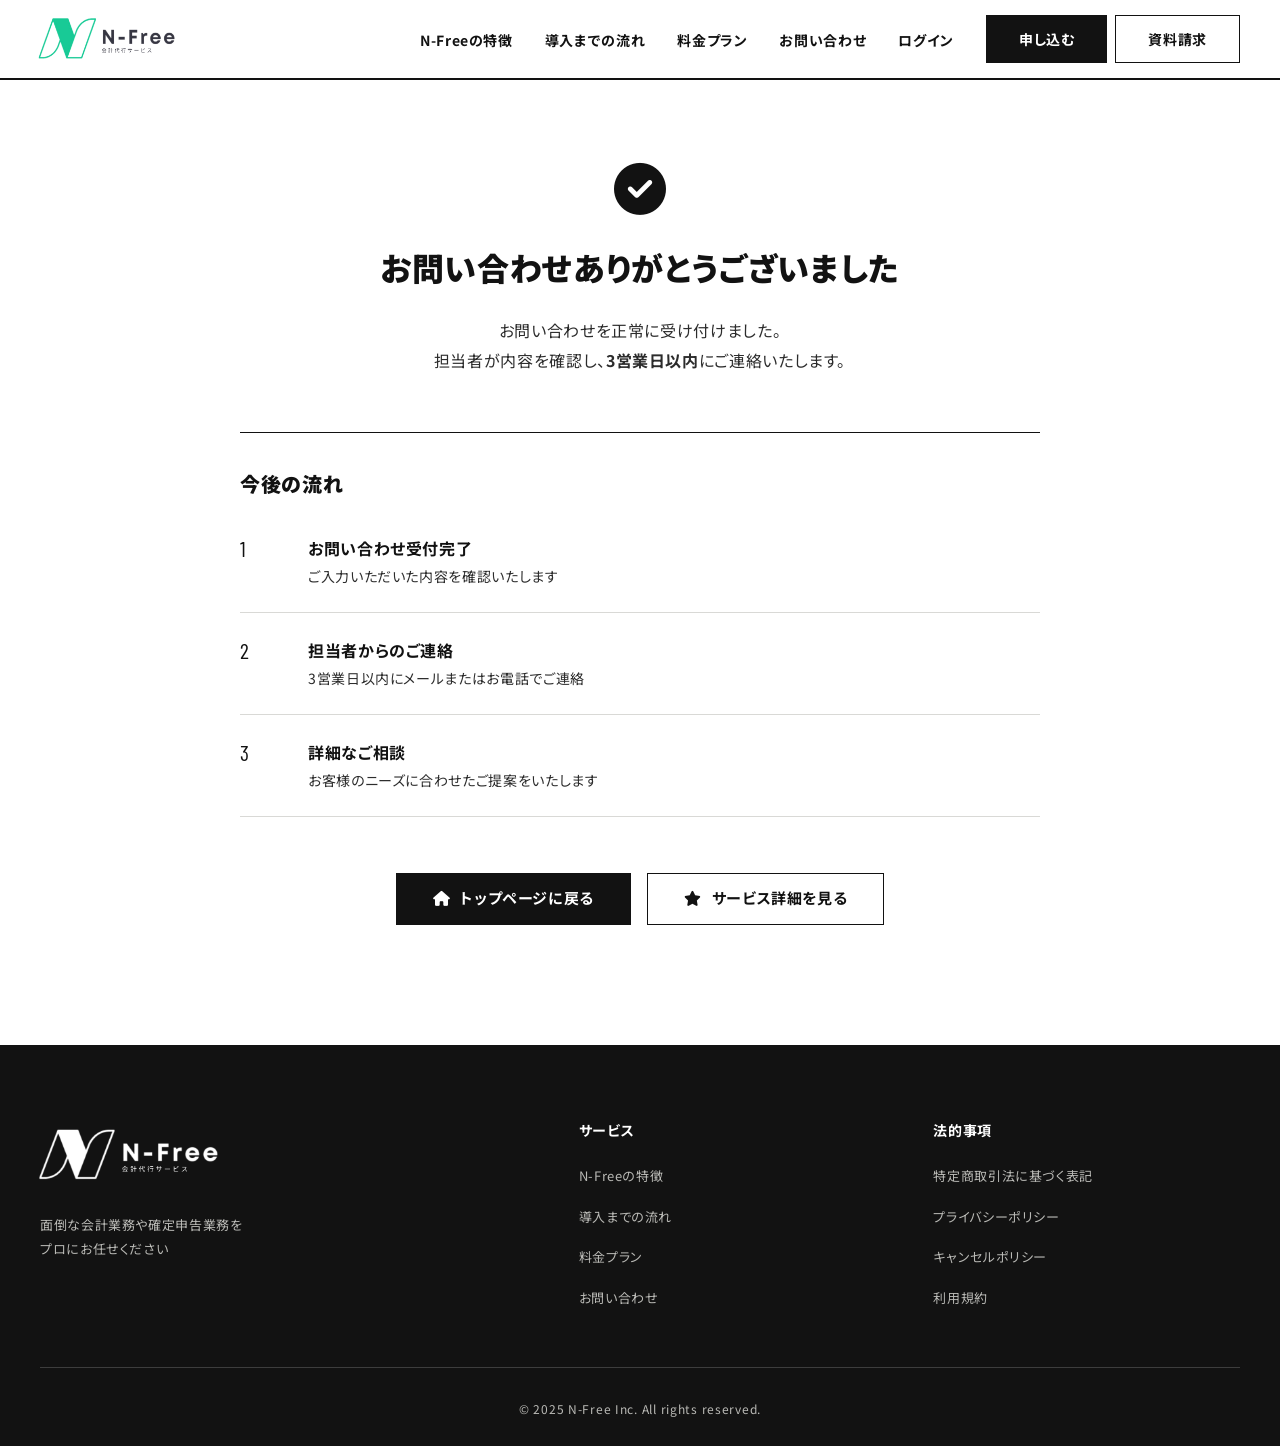
<file: thank-you.html>
<!DOCTYPE html>
<html lang="ja">

<head>
    <meta charset="UTF-8">
    <meta name="viewport" content="width=device-width, initial-scale=1.0">
    <meta name="robots" content="noindex, nofollow">
    <link rel="preconnect" href="https://fonts.googleapis.com">
    <link rel="preconnect" href="https://fonts.gstatic.com" crossorigin>
    <link rel="stylesheet" href="https://fonts.googleapis.com/css2?family=Noto+Sans+JP:wght@400;500;700;900&family=Barlow+Condensed:wght@500;600&display=swap">
    <script>document.documentElement.classList.add('js');setTimeout(function(){if(!window.__rv)document.documentElement.classList.remove('js')},3000);</script>
    <title>お問い合わせ完了 | N-Free 記帳代行サービス</title>
    <link rel="icon" href="image/favicon.ico" type="image/x-icon">
    <link rel="stylesheet" href="style.css">
    <link rel="stylesheet" href="https://cdnjs.cloudflare.com/ajax/libs/font-awesome/6.5.1/css/all.min.css">
    <script src="https://code.jquery.com/jquery-3.6.0.min.js"></script>
</head>

<body>
    <header>
        <div class="container">
            <div class="header-flex">
                <div class="header-img">
                    <a href="index.html"><img src="image/logo01.png" alt="N-Free"></a>
                </div>
                <nav>
                    <ul class="header-list">
                        <li><a href="index.html#sec03" class="list">N-Freeの特徴</a></li>
                        <li><a href="index.html#sec08" class="list">導入までの流れ</a></li>
                        <li><a href="index.html#sec07" class="list">料金プラン</a></li>
                        <li><a href="contact.html" class="list">お問い合わせ</a></li>
                        <li><a href="https://app.n-free.jp" class="list" target="_blank">ログイン</a></li>
                    </ul>
                </nav>
                <div class="header-actions">
                    <a href="https://app.n-free.jp" class="header-login" target="_blank">ログイン</a>
                    <div class="header-link">
                        <a href="https://app.n-free.jp/signup" target="_blank">
                            <span>申し込む</span>
                        </a>
                        <a href="contact.html">
                            <span>資料請求</span>
                        </a>
                    </div>
                </div>
                <div id="hamburger" class="hamburger">
                    <span></span>
                    <span></span>
                    <span></span>
                </div>
            </div>
            <div class="menu-overlay"></div>
            <div class="hide-flex">
                <nav>
                    <ul class="hide-list">
                        <li><a href="index.html#sec03" class="list">N-Freeの特徴</a></li>
                        <li><a href="index.html#sec08" class="list">導入までの流れ</a></li>
                        <li><a href="index.html#sec07" class="list">料金プラン</a></li>
                        <li><a href="contact.html" class="list">お問い合わせ</a></li>
                        <li><a href="https://app.n-free.jp" class="list" target="_blank">ログイン</a></li>
                    </ul>
                </nav>
                <div class="hide-link">
                    <a href="https://app.n-free.jp/signup" target="_blank">
                        <span>申し込む</span>
                    </a>
                    <a href="contact.html">
                        <span>資料請求</span>
                    </a>
                </div>
            </div>
        </div>
    </header>

    <main>
        <section class="thank-you-page">
            <div class="container">
                <div class="thank-you-content">
                    <div class="success-icon">
                        <i class="fas fa-check-circle"></i>
                    </div>
                    
                    <h1>お問い合わせありがとうございました</h1>
                    
                    <p class="thank-you-message">
                        お問い合わせを正常に受け付けました。<br>
                        担当者が内容を確認し、<strong>3営業日以内</strong>にご連絡いたします。
                    </p>
                    
                    <div class="next-steps">
                        <h2>今後の流れ</h2>
                        <ul class="steps-list">
                            <li>
                                <span class="step-number">1</span>
                                <div class="step-content">
                                    <strong>お問い合わせ受付完了</strong>
                                    <p>ご入力いただいた内容を確認いたします</p>
                                </div>
                            </li>
                            <li>
                                <span class="step-number">2</span>
                                <div class="step-content">
                                    <strong>担当者からのご連絡</strong>
                                    <p>3営業日以内にメールまたはお電話でご連絡</p>
                                </div>
                            </li>
                            <li>
                                <span class="step-number">3</span>
                                <div class="step-content">
                                    <strong>詳細なご相談</strong>
                                    <p>お客様のニーズに合わせたご提案をいたします</p>
                                </div>
                            </li>
                        </ul>
                    </div>
                    
                    
                    <div class="action-buttons">
                        <a href="index.html" class="btn-primary">
                            <i class="fas fa-home"></i>
                            トップページに戻る
                        </a>
                        <a href="index.html#sec03" class="btn-secondary">
                            <i class="fas fa-star"></i>
                            サービス詳細を見る
                        </a>
                    </div>
                </div>
            </div>
        </section>
    </main>

    <footer>
        <div class="container">
            <div class="footer-content">
                <div class="footer-section">
                    <div class="footer-logo">
                        <img src="image/logo01.png" alt="N-Free" style="max-width: 200px;">
                    </div>
                    <p class="footer-text">面倒な会計業務や確定申告業務を<br>プロにお任せください</p>
                </div>
                
                <div class="footer-section">
                    <h4>サービス</h4>
                    <ul class="footer-links">
                        <li><a href="index.html#sec03">N-Freeの特徴</a></li>
                        <li><a href="index.html#sec08">導入までの流れ</a></li>
                        <li><a href="index.html#sec07">料金プラン</a></li>
                        <li><a href="contact.html">お問い合わせ</a></li>
                    </ul>
                </div>
                
                <!--div class="footer-section">
                    <h4>会社情報</h4>
                    <ul class="footer-links">
                        <li><a href="index.html#sec10">会社概要</a></li>
                    </ul>
                </div-->
                
                <div class="footer-section">
                    <h4>法的事項</h4>
                    <ul class="footer-links">
                        <li><a href="tokushoho.html">特定商取引法に基づく表記</a></li>
                        <li><a href="privacy-policy.html">プライバシーポリシー</a></li>
                        <li><a href="cancel-policy.html">キャンセルポリシー</a></li>
                        <li><a href="terms-of-service.html">利用規約</a></li>
                    </ul>
                </div>
            </div>
            
            <div class="footer-bottom">
                <small>© 2025 N-Free Inc. All rights reserved.</small>
            </div>
        </div>
    </footer>

    <script src="script.js"></script>
</body>

</html>
</file>
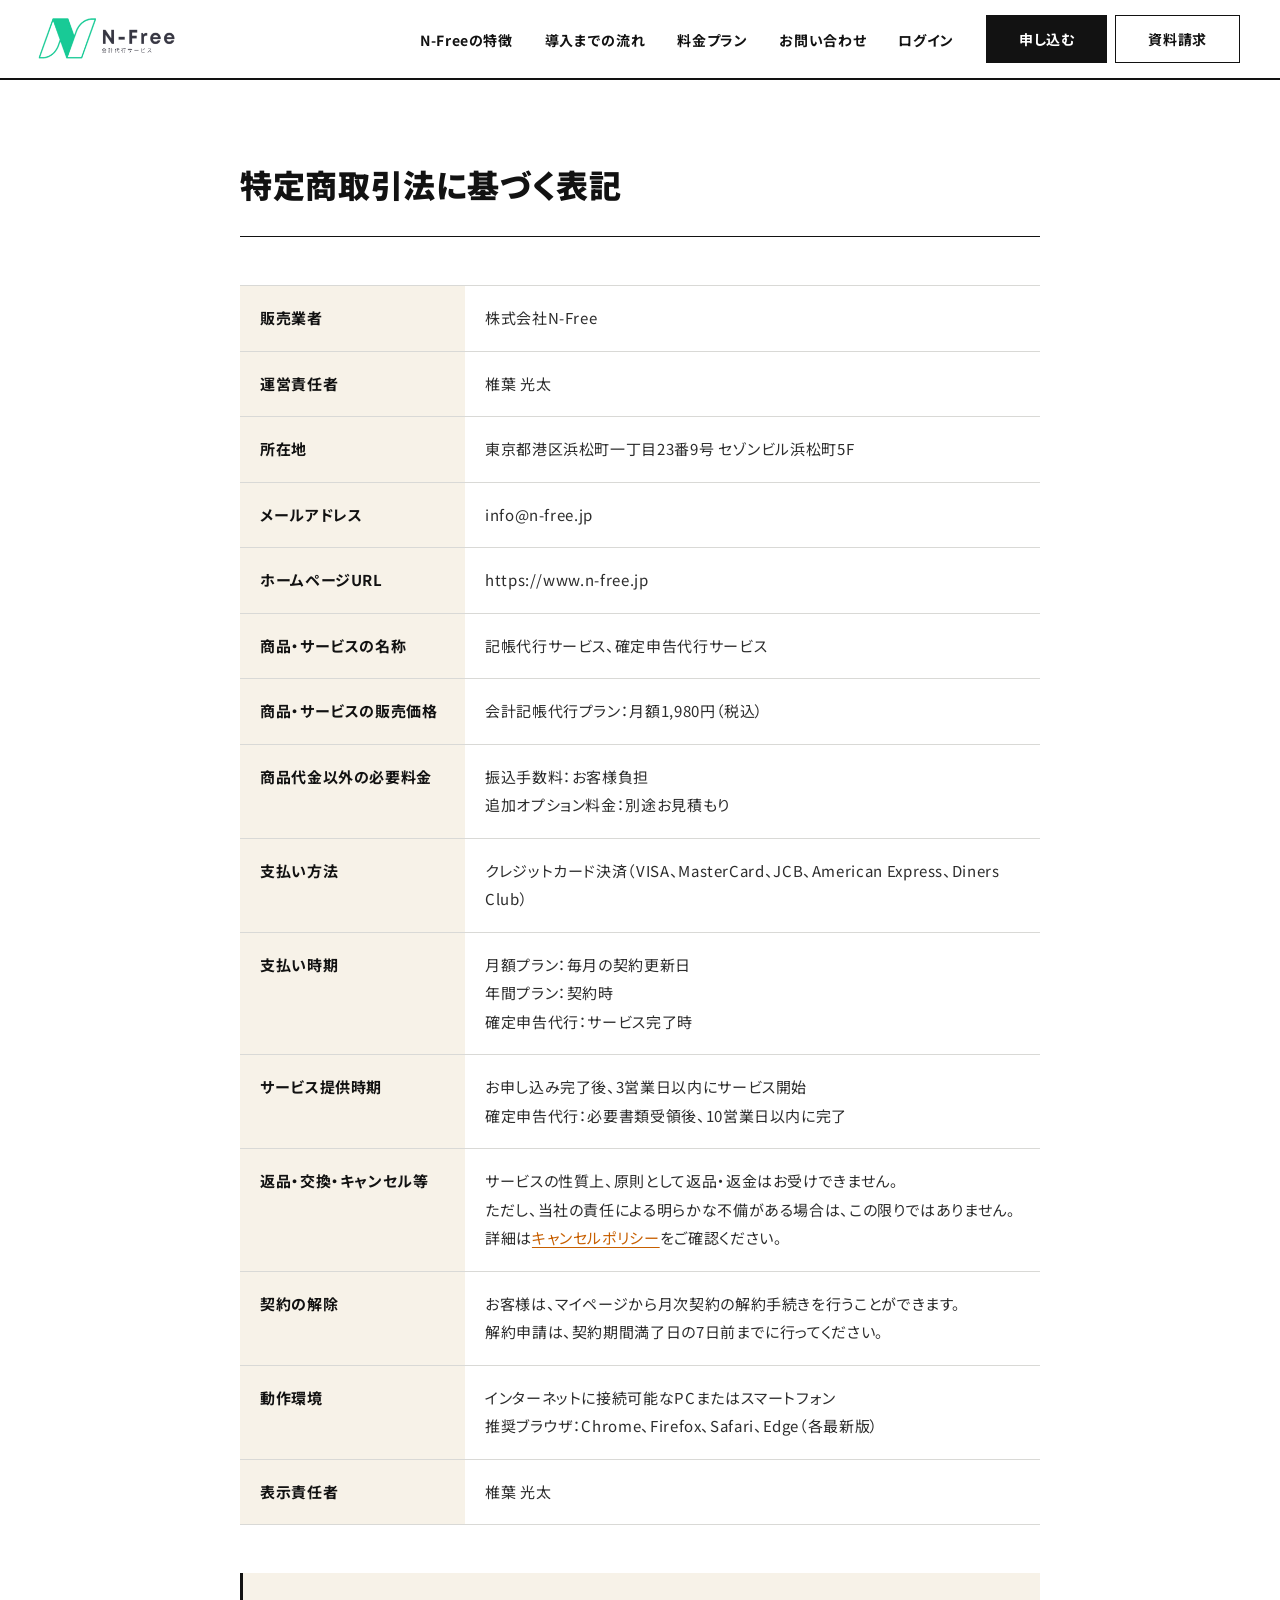
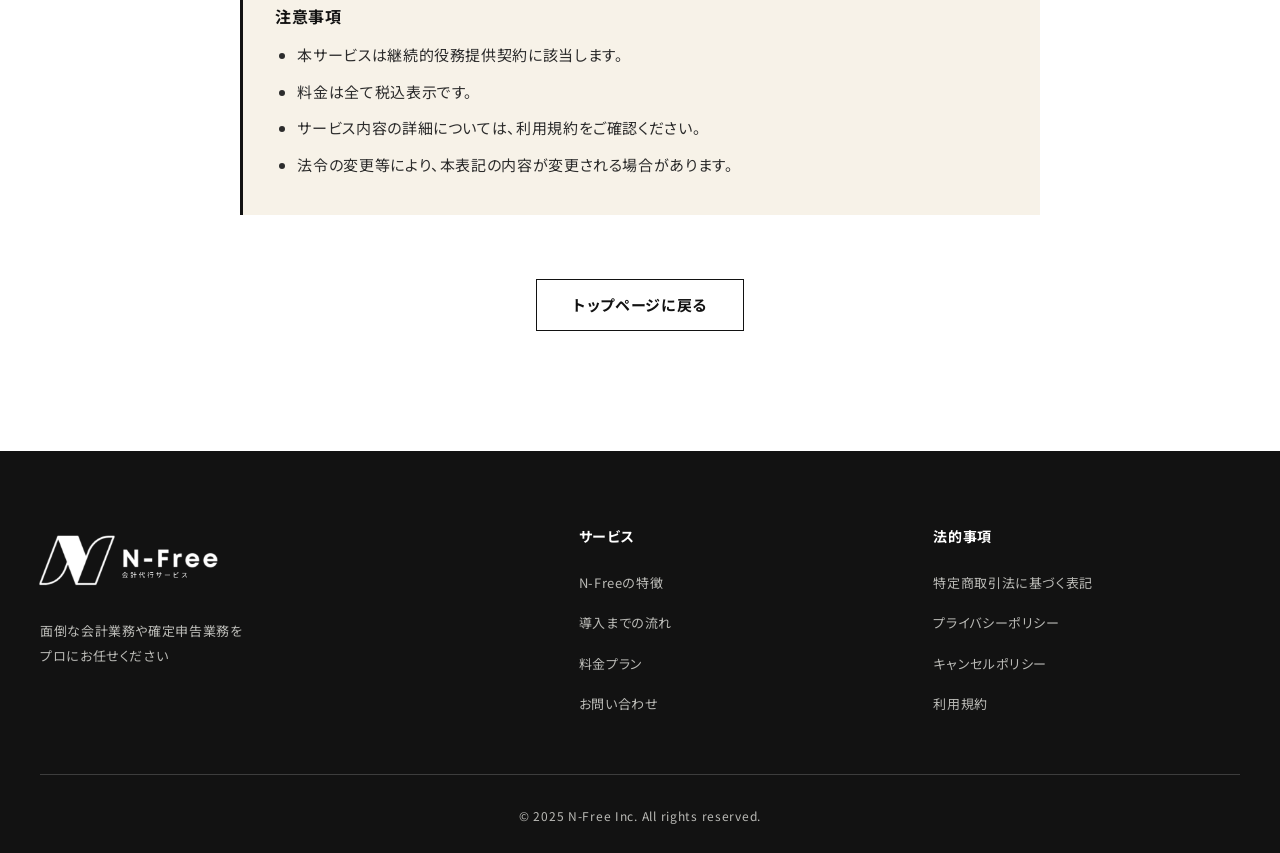
<file: tokushoho.html>
<!DOCTYPE html>
<html lang="ja">

<head>
    <meta charset="UTF-8">
    <meta name="viewport" content="width=device-width, initial-scale=1.0">
    <meta name="robots" content="noindex, nofollow">
    <link rel="preconnect" href="https://fonts.googleapis.com">
    <link rel="preconnect" href="https://fonts.gstatic.com" crossorigin>
    <link rel="stylesheet" href="https://fonts.googleapis.com/css2?family=Noto+Sans+JP:wght@400;500;700;900&family=Barlow+Condensed:wght@500;600&display=swap">
    <script>document.documentElement.classList.add('js');setTimeout(function(){if(!window.__rv)document.documentElement.classList.remove('js')},3000);</script>
    <title>特定商取引法に基づく表記 | N-Free 記帳代行サービス</title>
    <link rel="icon" href="image/favicon.ico" type="image/x-icon">
    <link rel="stylesheet" href="style.css">
    <link rel="stylesheet" href="https://cdnjs.cloudflare.com/ajax/libs/font-awesome/6.5.1/css/all.min.css">
    <script src="https://code.jquery.com/jquery-3.6.0.min.js"></script>
</head>

<body>
    <header>
        <div class="container">
            <div class="header-flex">
                <div class="header-img">
                    <a href="index.html"><img src="image/logo01.png" alt="N-Free"></a>
                </div>
                <nav>
                    <ul class="header-list">
                        <li><a href="index.html#sec03" class="list">N-Freeの特徴</a></li>
                        <li><a href="index.html#sec08" class="list">導入までの流れ</a></li>
                        <li><a href="index.html#sec07" class="list">料金プラン</a></li>
                        <li><a href="contact.html" class="list">お問い合わせ</a></li>
                        <li><a href="https://app.n-free.jp" class="list" target="_blank">ログイン</a></li>
                    </ul>
                </nav>
                <div class="header-actions">
                    <a href="https://app.n-free.jp" class="header-login" target="_blank">ログイン</a>
                    <div class="header-link">
                        <a href="https://app.n-free.jp/signup" target="_blank">
                            <span>申し込む</span>
                        </a>
                        <a href="contact.html">
                            <span>資料請求</span>
                        </a>
                    </div>
                </div>
                <div id="hamburger" class="hamburger">
                    <span></span>
                    <span></span>
                    <span></span>
                </div>
            </div>
            <div class="menu-overlay"></div>
            <div class="hide-flex">
                <nav>
                    <ul class="hide-list">
                        <li><a href="index.html#sec03" class="list">N-Freeの特徴</a></li>
                        <li><a href="index.html#sec08" class="list">導入までの流れ</a></li>
                        <li><a href="index.html#sec07" class="list">料金プラン</a></li>
                        <li><a href="contact.html" class="list">お問い合わせ</a></li>
                        <li><a href="https://app.n-free.jp" class="list" target="_blank">ログイン</a></li>
                    </ul>
                </nav>
                <div class="hide-link">
                    <a href="https://app.n-free.jp/signup" target="_blank">
                        <span>申し込む</span>
                    </a>
                    <a href="contact.html">
                        <span>資料請求</span>
                    </a>
                </div>
            </div>
        </div>
    </header>

    <main>
        <section class="policy-page">
            <div class="policy-container">
                <h1>特定商取引法に基づく表記</h1>
                
                <div>
                    <table class="company-table">
                        <tbody>
                            <tr>
                                <th>販売業者</th>
                                <td>株式会社N-Free</td>
                            </tr>
                            <tr>
                                <th>運営責任者</th>
                                <td>椎葉 光太</td>
                            </tr>
                            <tr>
                                <th>所在地</th>
                                <td>東京都港区浜松町一丁目23番9号 セゾンビル浜松町5F</td>
                            </tr>
                            <!-- <tr>
                                <th>電話番号</th>
                                <td>03-0000-0000</td>
                            </tr> -->
                            <tr>
                                <th>メールアドレス</th>
                                <td>info@n-free.jp</td>
                            </tr>
                            <tr>
                                <th>ホームページURL</th>
                                <td>https://www.n-free.jp</td>
                            </tr>
                            <tr>
                                <th>商品・サービスの名称</th>
                                <td>記帳代行サービス、確定申告代行サービス</td>
                            </tr>
                            <tr>
                                <th>商品・サービスの販売価格</th>
                                <td>
                                    会計記帳代行プラン：月額1,980円（税込）
                                </td>
                            </tr>
                            <tr>
                                <th>商品代金以外の必要料金</th>
                                <td>
                                    振込手数料：お客様負担<br>
                                    追加オプション料金：別途お見積もり
                                </td>
                            </tr>
                            <tr>
                                <th>支払い方法</th>
                                <td>
                                    クレジットカード決済（VISA、MasterCard、JCB、American Express、Diners Club）
                                </td>
                            </tr>
                            <tr>
                                <th>支払い時期</th>
                                <td>
                                    月額プラン：毎月の契約更新日<br>
                                    年間プラン：契約時<br>
                                    確定申告代行：サービス完了時
                                </td>
                            </tr>
                            <tr>
                                <th>サービス提供時期</th>
                                <td>
                                    お申し込み完了後、3営業日以内にサービス開始<br>
                                    確定申告代行：必要書類受領後、10営業日以内に完了
                                </td>
                            </tr>
                            <tr>
                                <th>返品・交換・キャンセル等</th>
                                <td>
                                    サービスの性質上、原則として返品・返金はお受けできません。<br>
                                    ただし、当社の責任による明らかな不備がある場合は、この限りではありません。<br>
                                    詳細は<a href="cancel-policy.html">キャンセルポリシー</a>をご確認ください。
                                </td>
                            </tr>
                            <tr>
                                <th>契約の解除</th>
                                <td>
                                    お客様は、マイページから月次契約の解約手続きを行うことができます。<br>
                                    解約申請は、契約期間満了日の7日前までに行ってください。
                                </td>
                            </tr>
                            <tr>
                                <th>動作環境</th>
                                <td>
                                    インターネットに接続可能なPCまたはスマートフォン<br>
                                    推奨ブラウザ：Chrome、Firefox、Safari、Edge（各最新版）
                                </td>
                            </tr>
                            <tr>
                                <th>表示責任者</th>
                                <td>椎葉 光太</td>
                            </tr>
                        </tbody>
                    </table>

                    <div class="info-box">
                        <h3>注意事項</h3>
                        <ul>
                            <li>本サービスは継続的役務提供契約に該当します。</li>
                            <li>料金は全て税込表示です。</li>
                            <li>サービス内容の詳細については、利用規約をご確認ください。</li>
                            <li>法令の変更等により、本表記の内容が変更される場合があります。</li>
                        </ul>
                    </div>

                    <div class="button-center">
                        <a href="index.html" class="back-button">トップページに戻る</a>
                    </div>
                </div>
            </div>
        </section>
    </main>

    <footer>
        <div class="container">
            <div class="footer-content">
                <div class="footer-section">
                    <div class="footer-logo">
                        <img src="image/logo01.png" alt="N-Free" style="max-width: 200px;">
                    </div>
                    <p class="footer-text">面倒な会計業務や確定申告業務を<br>プロにお任せください</p>
                </div>
                
                <div class="footer-section">
                    <h4>サービス</h4>
                    <ul class="footer-links">
                        <li><a href="index.html#sec03">N-Freeの特徴</a></li>
                        <li><a href="index.html#sec08">導入までの流れ</a></li>
                        <li><a href="index.html#sec07">料金プラン</a></li>
                        <li><a href="contact.html">お問い合わせ</a></li>
                    </ul>
                </div>
                
                <!--div class="footer-section">
                    <h4>会社情報</h4>
                    <ul class="footer-links">
                        <li><a href="index.html#sec10">会社概要</a></li>
                    </ul>
                </div-->
                
                <div class="footer-section">
                    <h4>法的事項</h4>
                    <ul class="footer-links">
                        <li><a href="tokushoho.html">特定商取引法に基づく表記</a></li>
                        <li><a href="privacy-policy.html">プライバシーポリシー</a></li>
                        <li><a href="cancel-policy.html">キャンセルポリシー</a></li>
                        <li><a href="terms-of-service.html">利用規約</a></li>
                    </ul>
                </div>
            </div>
            
            <div class="footer-bottom">
                <small>© 2025 N-Free Inc. All rights reserved.</small>
            </div>
        </div>
    </footer>

    <script src="script.js"></script>
</body>

</html>
</file>
<file: style.css>
/* ------------------------------------------------------------
   共通の土台（リセット / ヘッダー / メニュー / フッター / 下層ページ）
   色・書体・角丸は :root の変数で各案が決める
------------------------------------------------------------ */
*, *::before, *::after { box-sizing: border-box; }
html { -webkit-text-size-adjust: 100%; scroll-padding-top: var(--header-h); }
body {
  margin: 0;
  font-family: var(--font-body);
  font-size: 16px;
  line-height: 1.9;
  color: var(--c-text);
  background: var(--c-bg);
  font-feature-settings: "palt";
  letter-spacing: 0.04em;
  -webkit-font-smoothing: antialiased;
  overflow-wrap: anywhere;
}
h1, h2, h3, h4, p, ul, ol, table, figure { margin: 0; }
h1, h2, h3, h4, .statement-main, .voice { word-break: auto-phrase; line-break: strict; }
ul, ol { padding: 0; list-style: none; }
img { max-width: 100%; height: auto; vertical-align: middle; }
a { color: inherit; text-decoration: none; }
button { font: inherit; color: inherit; background: none; border: 0; padding: 0; cursor: pointer; letter-spacing: inherit; }
table { border-collapse: collapse; width: 100%; }
strong { font-weight: 700; }
:focus-visible { outline: 2px solid var(--c-primary); outline-offset: 3px; }
main { padding-top: var(--header-h); display: block; }
.inner, .container { width: 100%; max-width: var(--w-inner); margin: 0 auto; padding: 0 40px; }
.sp-only, .pc-none { display: none; }

/* ---------- ヘッダー ---------- */
header {
  position: fixed; top: 0; left: 0; right: 0; z-index: 100;
  height: var(--header-h);
  background: var(--c-header-bg);
  border-bottom: 1px solid var(--c-line);
}
header .container { max-width: var(--w-header); height: 100%; }
.header-flex { display: flex; align-items: center; height: 100%; gap: 32px; }
.header-img { flex: none; }
.header-img img { display: block; height: 62px; width: auto; margin-left: -10px; }
.header-flex > nav { margin-left: auto; }
.header-list { display: flex; gap: 32px; }
.header-list a { font-size: 14px; font-weight: 500; color: var(--c-ink); padding: 8px 0; position: relative; }
.header-list a::after {
  content: ""; position: absolute; left: 0; right: 0; bottom: 0; height: 1px;
  background: currentColor; transform: scaleX(0); transform-origin: left; transition: transform .25s;
}
.header-list a:hover::after { transform: scaleX(1); }
.header-actions { display: flex; align-items: center; gap: 12px; flex: none; }
.header-login { display: none; font-size: 14px; font-weight: 500; color: var(--c-ink); }
.header-link { display: flex; gap: 8px; }
.header-link a, .hide-link a {
  display: inline-flex; align-items: center; justify-content: center;
  height: 44px; padding: 0 28px;
  font-size: 14px; font-weight: 700;
  color: var(--c-on-primary); background: var(--c-primary);
  border: 1px solid var(--c-primary);
  border-radius: var(--radius-btn);
  transition: background .2s, color .2s, border-color .2s;
}
.header-link a:hover, .hide-link a:hover { background: var(--c-primary-hover); border-color: var(--c-primary-hover); }
/* 下層ページの2つ目のボタン（資料請求）は線ボタンにする */
.header-link a + a, .hide-link a + a { color: var(--c-primary); background: transparent; }
.header-link a + a:hover, .hide-link a + a:hover { color: var(--c-on-primary); background: var(--c-primary); border-color: var(--c-primary); }

.hamburger { display: none; width: 44px; height: 44px; position: relative; cursor: pointer; flex: none; margin-right: -10px; }
.hamburger span { position: absolute; left: 10px; right: 10px; height: 2px; background: var(--c-ink); transition: transform .25s, opacity .2s, top .25s; }
.hamburger span:nth-child(1) { top: 14px; }
.hamburger span:nth-child(2) { top: 21px; }
.hamburger span:nth-child(3) { top: 28px; }
.hamburger.open span:nth-child(1) { top: 21px; transform: rotate(45deg); }
.hamburger.open span:nth-child(2) { opacity: 0; }
.hamburger.open span:nth-child(3) { top: 21px; transform: rotate(-45deg); }
.menu-overlay { position: fixed; inset: var(--header-h) 0 0 0; background: rgba(0, 0, 0, .45); opacity: 0; visibility: hidden; transition: opacity .25s, visibility .25s; }
.menu-overlay.active { opacity: 1; visibility: visible; }
.hide-flex {
  position: fixed; top: var(--header-h); right: 0; bottom: 0; width: min(86vw, 360px);
  background: var(--c-bg); padding: 16px 28px 40px; overflow-y: auto;
  transform: translateX(100%); visibility: hidden; transition: transform .3s, visibility .3s;
  border-left: 1px solid var(--c-line);
}
.hide-flex.active { transform: none; visibility: visible; }
.hide-list a { display: block; padding: 18px 0; font-size: 15px; font-weight: 500; color: var(--c-ink); border-bottom: 1px solid var(--c-line); }
.hide-link { display: grid; gap: 10px; margin-top: 28px; }
.hide-link a { width: 100%; height: 52px; }
body.menu-open { overflow: hidden; }

/* ---------- ボタン ---------- */
.btn {
  display: inline-flex; align-items: center; justify-content: center; gap: 12px;
  min-height: 56px; padding: 0 40px;
  font-size: 16px; font-weight: 700; line-height: 1.4;
  border: 1px solid transparent; border-radius: var(--radius-btn);
  transition: background .2s, color .2s, border-color .2s;
}
.btn-primary { color: var(--c-on-primary); background: var(--c-primary); border-color: var(--c-primary); }
.btn-primary:hover { background: var(--c-primary-hover); border-color: var(--c-primary-hover); }
.btn-secondary { color: var(--c-primary); background: transparent; border-color: var(--c-primary); }
.btn-secondary:hover { color: var(--c-on-primary); background: var(--c-primary); }

/* ---------- 経費の表（共通の骨組み） ---------- */
.expense-table-wrap { display: none; }
.expense-table th, .expense-table td { text-align: left; vertical-align: top; padding: 14px 20px; font-size: 14px; line-height: 1.8; border-bottom: 1px solid var(--c-line); }
.expense-table th { font-size: 13px; font-weight: 700; color: var(--c-ink); background: var(--c-bg-alt); }
.expense-table .narrow { width: 11em; font-weight: 700; color: var(--c-ink); white-space: nowrap; }

/* ---------- フッター ---------- */
footer { background: var(--c-footer-bg); color: var(--c-footer-text); padding: 72px 0 0; }
footer .container { max-width: var(--w-header); }
.footer-content { display: grid; grid-template-columns: 1.6fr 1fr 1fr; gap: 48px; padding-bottom: 56px; }
.footer-logo img { height: 76px; margin-left: -12px; width: auto; max-width: none !important; filter: var(--footer-logo-filter, none); }
.footer-text { margin-top: 20px; font-size: 13px; line-height: 1.9; }
.footer-section h4 { font-family: var(--font-head); font-size: 14px; font-weight: 700; color: var(--c-footer-head); margin-bottom: 16px; }
.footer-links li + li { margin-top: 10px; }
.footer-links a { font-size: 13px; }
.footer-links a:hover { text-decoration: underline; text-underline-offset: 4px; }
.footer-bottom { border-top: 1px solid var(--c-footer-line); padding: 24px 0; text-align: center; }
.footer-bottom small { font-size: 12px; letter-spacing: 0.06em; }

/* ---------- 下層ページ（規約類） ---------- */
.policy-page, .contact-page, .thank-you-page { padding: 80px 0 120px; }
.policy-container { max-width: 880px; margin: 0 auto; padding: 0 40px; }
.contact-page .container, .thank-you-page .container { max-width: 880px; }
.policy-page h1, .contact-page h1, .thank-you-page h1 {
  font-family: var(--font-head); font-weight: var(--fw-head); font-size: 32px; line-height: 1.5; color: var(--c-ink);
  padding-bottom: 28px; margin-bottom: 48px; border-bottom: 1px solid var(--c-ink);
}
.policy-container h2 { font-family: var(--font-head); font-weight: var(--fw-head); font-size: 20px; line-height: 1.6; color: var(--c-ink); margin: 48px 0 16px; }
.policy-container h3 { font-size: 16px; font-weight: 700; color: var(--c-ink); margin: 28px 0 10px; }
.policy-container p { font-size: 15px; margin-bottom: 14px; }
.policy-container ul, .policy-container ol { margin: 0 0 16px; padding-left: 1.4em; }
.policy-container ul { list-style: disc; }
.policy-container ol { list-style: decimal; }
.policy-container li { font-size: 15px; margin-bottom: 8px; }
.policy-container a:not(.back-button) { color: var(--c-link); text-decoration: underline; text-underline-offset: 3px; }
.company-table th, .company-table td { text-align: left; vertical-align: top; padding: 18px 20px; font-size: 15px; border-bottom: 1px solid var(--c-line); }
.company-table tr:first-child th, .company-table tr:first-child td { border-top: 1px solid var(--c-line); }
.company-table th { width: 15em; font-weight: 700; color: var(--c-ink); background: var(--c-bg-alt); }
.info-box, .contact-box { margin-top: 48px; padding: 28px 32px; background: var(--c-bg-alt); border-left: 3px solid var(--c-primary); border-radius: var(--radius); }
.info-box h3, .contact-box h3 { margin-top: 0; }
.info-box ul:last-child, .contact-box p:last-child { margin-bottom: 0; }
.button-center { margin-top: 64px; text-align: center; }
.back-button, .btn-primary, .btn-secondary, .submit-btn { cursor: pointer; }
.back-button, .action-buttons a {
  display: inline-flex; align-items: center; justify-content: center; gap: 10px;
  min-height: 52px; padding: 0 36px; font-size: 15px; font-weight: 700;
  color: var(--c-primary); border: 1px solid var(--c-primary); border-radius: var(--radius-btn);
  transition: background .2s, color .2s;
}
.back-button:hover, .action-buttons a:hover { color: var(--c-on-primary); background: var(--c-primary); }
.action-buttons a.btn-primary { color: var(--c-on-primary); background: var(--c-primary); }
.action-buttons a.btn-primary:hover { background: var(--c-primary-hover); border-color: var(--c-primary-hover); }

/* ---------- お問い合わせフォーム ---------- */
.contact-intro { font-size: 15px; margin-bottom: 48px; }
.form-row { display: grid; grid-template-columns: 1fr 1fr; gap: 24px; }
.form-group { margin-bottom: 28px; }
.form-group label, .privacy-label { display: block; font-size: 14px; font-weight: 700; color: var(--c-ink); margin-bottom: 8px; }
.required { color: #c0392b; }
.contact-form input[type="text"], .contact-form input[type="tel"], .contact-form input[type="email"],
.contact-form select, .contact-form textarea {
  width: 100%; padding: 13px 16px; font: inherit; font-size: 16px; line-height: 1.6; color: var(--c-ink);
  background: #fff; border: 1px solid var(--c-line-strong); border-radius: var(--radius);
}
.contact-form input:focus, .contact-form select:focus, .contact-form textarea:focus { outline: none; border-color: var(--c-primary); box-shadow: 0 0 0 1px var(--c-primary); }
.contact-form ::placeholder { color: #a3a9b0; }
.privacy-scroll { height: 220px; overflow-y: auto; padding: 20px 24px; font-size: 13px; line-height: 1.9; background: var(--c-bg-alt); border: 1px solid var(--c-line); border-radius: var(--radius); }
.privacy-content h4 { font-size: 14px; color: var(--c-ink); margin-bottom: 12px; }
.privacy-content h5 { font-size: 13px; color: var(--c-ink); margin: 16px 0 4px; }
.privacy-content p { margin-bottom: 8px; }
.privacy-content ul { list-style: disc; padding-left: 1.4em; margin-bottom: 8px; }
.privacy-agree { display: flex; align-items: center; gap: 10px; margin-top: 16px; }
.privacy-agree input { width: 18px; height: 18px; accent-color: var(--c-primary); }
.privacy-agree label { margin: 0; font-size: 15px; }
.submit-section { margin-top: 48px; text-align: center; }
.submit-btn {
  min-width: 280px; min-height: 60px; padding: 0 40px; font-size: 16px; font-weight: 700;
  color: var(--c-on-primary); background: var(--c-primary); border: 1px solid var(--c-primary); border-radius: var(--radius-btn);
  transition: background .2s;
}
.submit-btn:hover { background: var(--c-primary-hover); }

/* ---------- 送信完了ページ ---------- */
.thank-you-content { text-align: center; }
.thank-you-page h1 { border-bottom: 0; padding-bottom: 0; margin-bottom: 24px; }
.success-icon { font-size: 52px; line-height: 1; color: var(--c-primary); margin-bottom: 28px; }
.thank-you-message { font-size: 16px; margin-bottom: 56px; }
.next-steps { text-align: left; border-top: 1px solid var(--c-ink); padding-top: 32px; }
.next-steps h2 { font-family: var(--font-head); font-weight: var(--fw-head); font-size: 20px; color: var(--c-ink); margin-bottom: 8px; }
.steps-list li { display: flex; gap: 24px; align-items: flex-start; padding: 22px 0; border-bottom: 1px solid var(--c-line); }
.steps-list .step-number { flex: none; width: 2em; font-family: var(--font-num); font-size: 22px; line-height: 1.4; color: var(--c-primary); }
.step-content strong { display: block; color: var(--c-ink); }
.step-content p { font-size: 14px; }
.action-buttons { display: flex; flex-wrap: wrap; justify-content: center; gap: 16px; margin-top: 56px; }

/* ---------- レスポンシブ（共通） ---------- */
@media (max-width: 1024px) {
  .header-flex > nav, .header-link { display: none; }
  .header-actions { margin-left: auto; }
  .header-login { display: block; }
  .hamburger { display: block; }
}
@media (max-width: 768px) {
  body { font-size: 15px; }
  .inner, .container, .policy-container { padding: 0 20px; }
  .sp-only, .pc-none { display: inline; }
  .header-img img { height: 52px; }
  .btn { min-height: 54px; padding: 0 28px; }
  .footer-content { grid-template-columns: 1fr 1fr; gap: 36px 24px; }
  .footer-content > .footer-section:first-child { grid-column: 1 / -1; }
  footer { padding-top: 56px; }
  .policy-page, .contact-page, .thank-you-page { padding: 48px 0 80px; }
  .policy-page h1, .contact-page h1, .thank-you-page h1 { font-size: 24px; margin-bottom: 32px; padding-bottom: 20px; }
  .company-table th, .company-table td { display: block; width: 100%; padding: 12px 14px; }
  .company-table th { border-bottom: 0; }
  .form-row { grid-template-columns: 1fr; gap: 0; }
  .submit-btn { width: 100%; min-width: 0; }
  .expense-table th, .expense-table td { padding: 12px 12px; font-size: 13px; }
  .expense-table .narrow { width: 7.5em; white-space: normal; }
}

/* ============================================================
   案3：力強いブランド（墨 × 白 × N-Free グリーンの色面 / 極太ゴシック / 非対称）
   緑の面の上は墨文字、墨の面の上は白文字＋明るい緑
============================================================ */
:root {
  --c-ink: #121212;
  --c-text: #2c2c2c;
  --c-sub: #6a6a6a;
  --c-line: #d9d9d6;
  --c-line-strong: #a8a8a4;
  --c-bg: #ffffff;
  --c-bg-alt: #f2f5f3;
  --c-primary: #121212;
  --c-primary-hover: #0c8f66;
  --c-on-primary: #ffffff;
  --c-green: #1cc993;        /* ロゴの緑。色面の背景に使う */
  --c-green-deep: #0c8f66;   /* 白地の上で文字に使う緑 */
  --c-bright: #3fe3ad;       /* 墨地の上で文字に使う緑 */
  --c-link: #0c8f66;
  --c-header-bg: #ffffff;
  --c-footer-bg: #121212;
  --c-footer-text: #b9b9b5;
  --c-footer-head: #ffffff;
  --c-footer-line: rgba(255, 255, 255, .18);
  --footer-logo-filter: brightness(0) invert(1);
  --radius: 0;
  --radius-btn: 0;
  --font-head: "Noto Sans JP", "Hiragino Kaku Gothic ProN", "Yu Gothic", Meiryo, sans-serif;
  --font-body: "Noto Sans JP", "Hiragino Kaku Gothic ProN", "Yu Gothic", Meiryo, sans-serif;
  --font-num: "Barlow Condensed", "Noto Sans JP", sans-serif;
  --fw-head: 900;
  --header-h: 80px;
  --w-inner: 1280px;
  --w-header: 1360px;
  --ease-out: cubic-bezier(.16, 1, .3, 1);
}
header { border-bottom: 2px solid var(--c-ink); }
.header-list a, .header-login { font-weight: 700; }
.header-link a, .hide-link a { height: 48px; padding: 0 32px; }

/* ---------- ヒーロー（緑の全面） ---------- */
.hero { position: relative; background: var(--c-green); color: var(--c-ink); overflow: hidden; }

.hero-inner { position: relative; z-index: 1; display: grid; grid-template-columns: minmax(0, 1fr) 360px; gap: 48px; align-items: center; }
.hero-body { padding: 72px 0 88px; }
.hero-promo { position: relative; display: flex; flex-wrap: wrap; align-items: center; gap: 6px 20px; padding-bottom: 18px; margin-bottom: 56px; }
.hero-promo-headline { font-size: 16px; font-weight: 700; line-height: 1.5; }
.hero-promo-headline strong { display: inline-block; font-weight: 900; color: #fff; background: var(--c-ink); padding: 3px 12px; margin-right: .5em; }
.hero-promo-sub { font-size: 13px; font-weight: 500; }
.hero-eyebrow { font-size: 16px; font-weight: 700; margin-bottom: 16px; }
.hero-eyebrow-em { padding-bottom: 5px; }
.hero-title { font-weight: 900; font-size: clamp(44px, 7.6vw, 112px); line-height: 1.18; letter-spacing: 0; }
.hero-title-line { display: block; white-space: nowrap; }
.hero-title-accent { color: #fff; }
.hero-subtitle { margin-top: 40px; font-size: 19px; font-weight: 500; line-height: 1.9; }
.hero-subtitle strong { font-weight: 900; }
.hero-cta { margin-top: 44px; }
.btn-hero { min-height: 76px; padding: 0 32px 0 0; font-size: 20px; font-weight: 900; gap: 20px; }
.btn-hero:hover { color: var(--c-ink); background: #fff; border-color: #fff; }
.btn-tag { align-self: stretch; display: flex; align-items: center; padding: 0 18px; font-size: 13px; font-weight: 700; color: var(--c-ink); background: #fff; }
.btn-hero:hover .btn-tag { color: #fff; background: var(--c-ink); }
.btn-arrow { margin-left: 16px; }
@keyframes arrow-nudge { 0%, 100% { transform: translateX(0); } 50% { transform: translateX(7px); } }
.hero-meta { display: flex; flex-wrap: wrap; margin-top: 36px; font-size: 14px; font-weight: 500; }
.hero-meta li { padding: 0 20px; border-left: 1px solid rgba(0, 0, 0, .45); line-height: 1.4; }
.hero-meta li:first-child { padding-left: 0; border-left: 0; }
.hero-meta strong { font-size: 17px; font-weight: 900; }
.hero-visual { padding: 48px 0; }
.hero-app-image { display: block; width: 100%; filter: drop-shadow(0 28px 36px rgba(0, 0, 0, .28)); animation: phone-float 6s ease-in-out 2.6s infinite; }
@keyframes phone-float { 0%, 100% { transform: translateY(0) rotate(0); } 50% { transform: translateY(-16px) rotate(-1.4deg); } }

/* ボタンの上を光が横切る */
.btn-hero, .btn-cta, .btn-plan { position: relative; overflow: hidden; --sheen: rgba(255, 255, 255, .34); }
.btn-hero::after, .btn-cta::after, .btn-plan::after {
  content: ""; position: absolute; top: 0; bottom: 0; left: 0; width: 28%;
  background: linear-gradient(90deg, transparent, var(--sheen), transparent);
  transform: translateX(-160%) skewX(-20deg); pointer-events: none;
  animation: sheen 4.4s ease-in-out 4.6s infinite;
}
@keyframes sheen { 0% { transform: translateX(-160%) skewX(-20deg); } 45%, 100% { transform: translateX(480%) skewX(-20deg); } }

/* ---------- オープニング（ページを開いた直後。要素ごとに現れ方を変える） ---------- */
.hero { animation: hero-wipe 1s var(--ease-out) both; }
@keyframes hero-wipe { from { clip-path: inset(0 0 100% 0); } to { clip-path: inset(0 0 0 0); } }

/* 1) 無料の告知：黒ラベルから左→右に拭き出し、下線が引かれ、補足はピントが合うように現れる */
.hero-promo::after { content: ""; position: absolute; left: 0; right: 0; bottom: 0; height: 2px; background: var(--c-ink); transform-origin: left; animation: draw-x 1s var(--ease-out) .35s both; }
.hero-promo-headline { animation: wipe-right .8s var(--ease-out) .45s both; }
.hero-promo-sub { animation: focus-in .9s ease-out .95s both; }
@keyframes draw-x { from { transform: scaleX(0); } to { transform: scaleX(1); } }
@keyframes wipe-right { from { clip-path: inset(0 100% 0 0); } to { clip-path: inset(0 0 0 0); } }
@keyframes focus-in { from { opacity: 0; filter: blur(10px); letter-spacing: .3em; } to { opacity: 1; filter: blur(0); letter-spacing: inherit; } }

/* 2) 対象：左から滑り込み、「確定申告が初めての方」に下線が引かれる */
.hero-eyebrow { animation: slide-left .8s var(--ease-out) .7s both; }
.hero-eyebrow-em { background: linear-gradient(var(--c-ink), var(--c-ink)) no-repeat left bottom / 100% 3px; animation: underline-grow .7s var(--ease-out) 1.35s both; }
@keyframes slide-left { from { opacity: 0; transform: translateX(-48px); } to { opacity: 1; transform: translateX(0); } }
@keyframes underline-grow { from { background-size: 0% 3px; } to { background-size: 100% 3px; } }

/* 3) 見出し 1 行目：1 文字ずつ跳ね上がる（script.js が文字を分ける。分けられないときは行ごとせり上がる） */
.hero-title-line:nth-child(1) { animation: line-rise 1s var(--ease-out) .9s both; }
.hero-title-line.is-split { animation: none; }
.hero-title-line .ch { display: inline-block; transform-origin: 50% 100%; animation: ch-rise .9s var(--ease-out) both; animation-delay: calc(.9s + var(--c) * 70ms); }
@keyframes line-rise { from { transform: translateY(105%); clip-path: inset(0 0 105% 0); } to { transform: translateY(0); clip-path: inset(0 0 -10% 0); } }
@keyframes ch-rise { from { opacity: 0; transform: translateY(70%) rotate(14deg) scale(.7); } 60% { opacity: 1; } to { opacity: 1; transform: none; } }

/* 4) 見出し 2 行目：墨のブロックが走り抜けたあとに白い文字が残る */
.hero-title-accent { position: relative; width: fit-content; animation: block-text 1.1s linear 1.45s both; }
.hero-title-accent::after { content: ""; position: absolute; inset: 6% -1% 4% -1%; background: var(--c-ink); transform: scaleX(0); animation: block-sweep 1.1s cubic-bezier(.77, 0, .18, 1) 1.45s both; }
@keyframes block-text { 0%, 49.9% { color: transparent; } 50%, 100% { color: #fff; } }
@keyframes block-sweep { 0% { transform: scaleX(0); transform-origin: left; } 50% { transform: scaleX(1); transform-origin: left; } 50.1% { transform: scaleX(1); transform-origin: right; } 100% { transform: scaleX(0); transform-origin: right; } }

/* 5) 説明文：ふわっと現れ、「AIが自動で記帳」にマーカーが引かれる */
.hero-subtitle { animation: soft-in 1s ease-out 2.2s both; }
.hero-subtitle strong { padding: 0 2px; background: linear-gradient(rgba(255, 255, 255, .7), rgba(255, 255, 255, .7)) no-repeat left 100% / 100% 26%; animation: marker 1s var(--ease-out) 2.9s both; }
@keyframes soft-in { from { opacity: 0; transform: translateY(14px); filter: blur(6px); } to { opacity: 1; transform: none; filter: blur(0); } }
@keyframes marker { from { background-size: 0% 26%; } to { background-size: 100% 26%; } }

/* 6) ボタン：「期間限定」が弾んで出て、そこからボタンが右へ伸び、矢印が飛び込む */
.btn-hero { animation: btn-extend .8s var(--ease-out) 2.75s both; }
.btn-tag { animation: tag-pop .6s cubic-bezier(.34, 1.56, .64, 1) 2.55s both; }
.btn-hero .btn-label { animation: soft-in .6s ease-out 3.1s both; }
.btn-arrow { animation: arrow-in .6s var(--ease-out) 3.3s both, arrow-nudge 1.6s ease-in-out 4s infinite; }
@keyframes btn-extend { from { clip-path: inset(0 100% 0 0); } to { clip-path: inset(0 0 0 0); } }
@keyframes tag-pop { from { opacity: 0; transform: scale(.3); } to { opacity: 1; transform: scale(1); } }
@keyframes arrow-in { from { opacity: 0; transform: translateX(-40px); } to { opacity: 1; transform: translateX(0); } }

/* 7) 3 つの特徴：札がめくれるように 1 つずつ */
.hero-meta { perspective: 600px; }
.hero-meta li { transform-origin: 50% 0; animation: flip-down .7s var(--ease-out) both; }
.hero-meta li:nth-child(1) { animation-delay: 3.5s; }
.hero-meta li:nth-child(2) { animation-delay: 3.65s; }
.hero-meta li:nth-child(3) { animation-delay: 3.8s; }
@keyframes flip-down { from { opacity: 0; transform: rotateX(-90deg); } to { opacity: 1; transform: rotateX(0); } }

/* 端末：傾きながら下から滑り込む */
.hero-visual { animation: phone-in 1.3s var(--ease-out) 1s both; }
@keyframes phone-in { from { opacity: 0; transform: translateY(140px) rotate(9deg); } to { opacity: 1; transform: translateY(0) rotate(0); } }

/* ---------- スクロールで現れる動き（script.js が .rv-* / .is-in を付ける。セクションごとに種類を変える） ---------- */
html { overflow-x: hidden; }
main { overflow-x: clip; }
.js [class*="rv-"] { --d: calc(var(--i, 0) * var(--step, 90ms)); }
/* 下から */
.js .rv-up { opacity: 0; transform: translateY(40px); transition: opacity .8s var(--ease-out) var(--d), transform .8s var(--ease-out) var(--d); }
/* 左から / 右から */
.js .rv-left { opacity: 0; transform: translateX(-64px); transition: opacity .8s var(--ease-out) var(--d), transform .9s var(--ease-out) var(--d); }
.js .rv-right { opacity: 0; transform: translateX(64px); transition: opacity .8s var(--ease-out) var(--d), transform .9s var(--ease-out) var(--d); }
/* 左から右へ拭う */
.js .rv-wipe { clip-path: inset(0 100% 0 0); transition: clip-path 1s var(--ease-out) var(--d); }
.js .rv-wipe.is-in { clip-path: inset(-10% -2% -10% -2%); }
/* 下からせり上がる */
.js .rv-rise { clip-path: inset(0 0 100% 0); transform: translateY(60%); transition: clip-path 1s var(--ease-out) var(--d), transform 1s var(--ease-out) var(--d); }
.js .rv-rise.is-in { clip-path: inset(-10% -2% -10% -2%); }
/* ピントが合う */
.js .rv-focus { opacity: 0; filter: blur(14px); transform: scale(1.06); transition: opacity 1s ease-out var(--d), filter 1s ease-out var(--d), transform 1.1s var(--ease-out) var(--d); }
.js .rv-focus.is-in { filter: blur(0); }
/* 札がめくれる */
.js .rv-flip { opacity: 0; transform: perspective(900px) rotateX(-70deg); transform-origin: 50% 0; transition: opacity .7s ease-out var(--d), transform .9s var(--ease-out) var(--d); }
/* 上から落ちてくる */
.js .rv-drop { opacity: 0; transform: translateY(-70px); transition: opacity .5s ease-out var(--d), transform .8s cubic-bezier(.34, 1.4, .64, 1) var(--d); }
/* 上から下へ幕が開く */
.js .rv-down { clip-path: inset(0 0 100% 0); transition: clip-path 1s var(--ease-out) var(--d); }
.js .rv-down.is-in { clip-path: inset(0 0 0 0); }
/* 少し小さい状態から広がる */
.js .rv-zoom { opacity: 0; transform: scale(.9); transition: opacity .7s ease-out var(--d), transform 1s var(--ease-out) var(--d); }
/* 弾むように出る */
.js .rv-pop { opacity: 0; transform: scale(.6); transition: opacity .4s ease-out var(--d), transform .6s cubic-bezier(.34, 1.56, .64, 1) var(--d); }
/* 左から右へ伸びる */
.js .rv-extend { clip-path: inset(0 100% 0 0); transition: clip-path 1s cubic-bezier(.77, 0, .18, 1) var(--d); }
.js .rv-extend.is-in { clip-path: inset(0 0 0 0); }
.js .rv-up.is-in, .js .rv-left.is-in, .js .rv-right.is-in, .js .rv-rise.is-in, .js .rv-focus.is-in,
.js .rv-flip.is-in, .js .rv-drop.is-in, .js .rv-zoom.is-in, .js .rv-pop.is-in { opacity: 1; transform: none; }
/* 帯の背景色が左から伸びる */
.js .statement.rv-band { background-color: transparent; background-image: linear-gradient(var(--band), var(--band)); background-repeat: no-repeat; background-size: 0% 100%; transition: background-size .9s cubic-bezier(.77, 0, .18, 1); }
.js .statement.rv-band.is-in { background-size: 100% 100%; }
/* 罫線が左から引かれる（上の線 / 下の線） */
.js .rv-line { position: relative; border-top-color: transparent; }
.js .rv-line::before { content: ""; position: absolute; left: 0; right: 0; top: calc(var(--line-w) * -1); height: var(--line-w); background: var(--c-ink); transform: scaleX(0); transform-origin: left; transition: transform 1s var(--ease-out) var(--d); }
.js .rv-uline { position: relative; border-bottom-color: transparent; }
.js .rv-uline::after { content: ""; position: absolute; left: 0; right: 0; bottom: calc(var(--line-w) * -1); height: var(--line-w); background: var(--c-ink); transform: scaleX(0); transform-origin: left; transition: transform 1.1s var(--ease-out) .2s; }
.js .rv-line.is-in::before, .js .rv-uline.is-in::after { transform: scaleX(1); }
.step-list { --step: 220ms; }

@media (prefers-reduced-motion: reduce) {
  *, *::before, *::after { animation: none !important; transition: none !important; }
  .js [class*="rv-"] { opacity: 1 !important; transform: none !important; clip-path: none !important; filter: none !important; }
  .js .statement.rv-band { background-size: 100% 100%; }
  .js .rv-line::before, .js .rv-uline::after { transform: none; }
}

/* ---------- セクション共通：大きな左寄せ見出し ---------- */
.sec { padding: 144px 0; }
.sec-head { margin-bottom: 72px; }
.sec-title { font-weight: 900; font-size: clamp(30px, 4.4vw, 60px); line-height: 1.35; letter-spacing: 0.01em; color: var(--c-ink); }
.sec-title .mark { font-weight: 900; color: var(--c-green-deep); }
.title-logo { height: 1.7em; width: auto; margin: 0 .1em .12em -.12em; }
.sec h3 { font-weight: 900; color: var(--c-ink); }

/* ---------- お悩み（太い罫線の行リスト） ---------- */
.sec-problems { padding-bottom: 0; }
.problem-list { counter-reset: item; border-bottom: 2px solid var(--c-ink); }
.problem { border-top: 2px solid var(--c-ink); --line-w: 2px; }
.problem a { display: grid; grid-template-columns: 132px minmax(0, 1fr) 64px; align-items: center; padding: 36px 24px 36px 8px; transition: background .2s, color .2s; }
.problem a::before { counter-increment: item; content: counter(item, decimal-leading-zero); font-family: var(--font-num); font-weight: 600; font-size: 76px; line-height: 1; color: transparent; -webkit-text-stroke: 1.5px var(--c-ink); }
.problem a::after { content: ""; justify-self: end; width: 18px; height: 18px; border-right: 3px solid var(--c-ink); border-bottom: 3px solid var(--c-ink); transform: rotate(45deg); margin-top: -8px; transition: transform .2s; }
.problem-text { display: grid; grid-template-columns: minmax(0, 5fr) minmax(0, 6fr); gap: 40px; align-items: center; }
.problem h3 { font-size: 28px; line-height: 1.5; }
.problem p { font-size: 15px; line-height: 1.9; }
.problem a:hover { background: var(--c-ink); color: #fff; }
.problem a:hover h3 { color: #fff; }
.problem a:hover::before { -webkit-text-stroke-color: var(--c-bright); }
.problem a:hover::after { border-color: var(--c-bright); transform: translateY(6px) rotate(45deg); }

.statement { margin-top: 144px; background: var(--c-ink); --band: var(--c-ink); color: #fff; padding: 112px 0; }
.statement-main { font-weight: 900; font-size: clamp(22px, 3.6vw, 50px); line-height: 1.7; letter-spacing: 0.01em; }
.statement-logo { height: 1.75em; width: auto; margin: 0 .12em .15em -.1em; filter: brightness(0) invert(1); }
.statement-note { margin-top: 28px; font-size: 14px; color: rgba(255, 255, 255, .7); }

/* ---------- 特徴（緑の全面 × 2列グリッド） ---------- */
.sec-features { background: var(--c-green); }
.sec-features .title-logo { filter: brightness(0); }
.feature-list { display: grid; grid-template-columns: 1fr 1fr; counter-reset: item; border-top: 2px solid var(--c-ink); }
.feature { padding: 48px 56px 56px 0; border-bottom: 2px solid var(--c-ink); }
.feature:nth-child(even) { padding-left: 56px; padding-right: 0; border-left: 2px solid var(--c-ink); }
.feature::before { counter-increment: item; content: counter(item, decimal-leading-zero); display: block; font-family: var(--font-num); font-weight: 600; font-size: 64px; line-height: 1; color: #fff; margin-bottom: 24px; }
.feature h3 { font-size: 28px; line-height: 1.5; margin-bottom: 18px; }
.feature p { font-size: 15px; font-weight: 500; line-height: 2; color: var(--c-ink); }

.cta { display: flex; align-items: center; gap: 32px; margin-top: 72px; }
.btn-cta { order: -1; min-width: 380px; min-height: 80px; font-size: 22px; font-weight: 900; letter-spacing: 0.12em; }
.cta-note { font-size: 17px; font-weight: 900; color: var(--c-ink); }
/* 緑の面の上のボタン：墨ボタン → ホバーで白 */
.sec-features .btn-cta:hover, .sec-final .btn-cta:hover { color: var(--c-ink); background: #fff; border-color: #fff; }
/* 墨の面の上のボタン：白ボタン → ホバーで明るい緑 */
.sec-risk .btn-cta { color: var(--c-ink); background: #fff; border-color: #fff; --sheen: rgba(28, 201, 147, .4); }
.sec-risk .btn-cta:hover { background: var(--c-bright); border-color: var(--c-bright); }
.sec-risk .cta-note { color: var(--c-bright); }

/* ---------- 導入までの流れ ---------- */
.step-list { display: grid; grid-template-columns: repeat(3, 1fr); gap: 48px; }
.step { border-top: 6px solid var(--c-ink); padding-top: 28px; --line-w: 6px; }
.step-no { display: flex; align-items: baseline; gap: 12px; font-family: var(--font-num); font-weight: 600; color: var(--c-ink); margin-bottom: 20px; }
.step-label { font-size: 20px; letter-spacing: 0.1em; }
.step-number { font-size: 104px; line-height: .9; color: var(--c-green); }
.step h3 { font-size: 26px; line-height: 1.5; margin-bottom: 14px; }
.step p { font-size: 15px; line-height: 2; }

/* ---------- 必要性（左に見出し・右に本文） ---------- */
.sec-needs { background: var(--c-bg-alt); }
.sec-needs > .inner { display: grid; grid-template-columns: minmax(0, 5fr) minmax(0, 7fr); gap: 72px; align-items: start; }
.sec-needs .sec-head { margin-bottom: 0; position: sticky; top: calc(var(--header-h) + 48px); }
.sec-needs .sec-title { font-size: clamp(30px, 3.8vw, 52px); }
.needs-list { border-bottom: 2px solid var(--c-ink); }
.needs-list li { padding: 32px 0; border-top: 2px solid var(--c-ink); font-size: 16px; line-height: 2.1; --line-w: 2px; }
.needs-list strong { font-weight: 900; color: var(--c-ink); }

/* ---------- 無申告のリスク（墨の全面） ---------- */
.sec-risk { background: var(--c-ink); color: #fff; }
.sec-risk .sec-title { color: #fff; }
.sec-risk .sec-title .mark { color: var(--c-bright); }
.risk-list { display: grid; grid-template-columns: 1fr 1fr; border-top: 1px solid rgba(255, 255, 255, .3); }
.risk { padding: 48px 56px 52px 0; border-bottom: 1px solid rgba(255, 255, 255, .3); }
.risk:nth-child(even) { padding-left: 56px; padding-right: 0; border-left: 1px solid rgba(255, 255, 255, .3); }
.risk h3 { font-size: 26px; line-height: 1.5; color: #fff; margin-bottom: 18px; }
.risk p { font-size: 15px; line-height: 2.05; color: rgba(255, 255, 255, .8); }
.risk strong { color: #fff; }
.hl { font-weight: 900; color: var(--c-bright); }

/* ---------- 事前準備とポイント ---------- */
.prep-body { margin-left: 16.666%; }
.sub-title { font-size: 30px; font-weight: 900; line-height: 1.4; color: var(--c-ink); padding-bottom: 20px; border-bottom: 6px solid var(--c-ink); --line-w: 6px; }
.prep-point { margin-top: 104px; }
.reserve-list li { display: grid; grid-template-columns: 300px minmax(0, 1fr); column-gap: 40px; padding: 30px 0; border-bottom: 1px solid var(--c-line-strong); }
.reserve-list h3 { font-size: 18px; line-height: 1.7; }
.reserve-list p { font-size: 15px; line-height: 2; }
.point-grid { display: grid; grid-template-columns: 1fr 1fr; margin-top: 36px; }
.point { padding: 44px 44px 48px; }
.point h3 { font-size: 22px; margin-bottom: 24px; }
.point p { font-size: 15px; line-height: 1.95; padding-top: 16px; }
.point p + p { margin-top: 16px; }
.point strong { font-weight: 900; }
.point:nth-child(1) { background: var(--c-green); color: var(--c-ink); }
.point:nth-child(1) p { font-weight: 500; border-top: 1px solid rgba(0, 0, 0, .35); }
.point:nth-child(2) { background: var(--c-ink); color: rgba(255, 255, 255, .86); }
.point:nth-child(2) h3 { color: #fff; }
.point:nth-child(2) p { border-top: 1px solid rgba(255, 255, 255, .3); }
.point:nth-child(2) strong { color: var(--c-bright); }
.voice { margin-top: 104px; font-size: clamp(22px, 2.8vw, 38px); font-weight: 900; line-height: 1.75; color: var(--c-ink); padding-left: 32px; border-left: 10px solid var(--c-green); }

/* ---------- 料金プラン ---------- */
.sec-price { padding-top: 0; }
.sec-price .statement { margin: 0 0 144px; background: var(--c-green); --band: var(--c-green); color: var(--c-ink); }
.sec-price .statement-logo { filter: brightness(0); }
.sec-price .statement-note { color: var(--c-ink); font-weight: 500; }
.plan { display: grid; grid-template-columns: minmax(0, 1fr) 400px; border: 4px solid var(--c-ink); }
.plan-name { grid-column: 1; padding: 40px 48px 0; font-size: 22px; font-weight: 900; color: var(--c-ink); }
.plan-price { grid-column: 1; padding: 0 48px 36px; font-size: 24px; font-weight: 900; color: var(--c-ink); }
.plan-price strong { display: inline-block; font-family: var(--font-num); font-weight: 600; font-size: clamp(88px, 11vw, 152px); line-height: 1.05; letter-spacing: -0.01em; margin-right: 8px; font-variant-numeric: tabular-nums; }
.plan-ast { font-size: 14px; vertical-align: super; }
.plan-action { grid-column: 2; grid-row: 1; align-self: end; padding: 40px 48px 0; }
.btn-plan { width: 100%; min-height: 76px; font-size: 20px; font-weight: 900; letter-spacing: 0.12em; }
.plan-note { grid-column: 2; grid-row: 2; padding: 20px 48px 36px; font-size: 15px; font-weight: 700; color: var(--c-ink); line-height: 1.7; }
.plan-note-small { font-size: 13px; font-weight: 500; color: var(--c-sub); }

.expense-lead { margin-top: 128px; font-size: clamp(22px, 3vw, 40px); line-height: 1.5; }
.expense { margin-top: 72px; display: grid; grid-template-columns: minmax(0, 4fr) minmax(0, 8fr); column-gap: 56px; }
.expense-title { font-size: 20px; font-weight: 900; line-height: 1.7; color: var(--c-ink); padding-top: 20px; border-top: 6px solid var(--c-ink); }
.expense-title .mark { display: block; font-size: 14px; font-weight: 700; color: var(--c-green-deep); margin-top: 8px; }
.expense-tags { display: grid; grid-template-columns: repeat(3, 1fr); gap: 0; border-top: 2px solid var(--c-ink); border-left: 2px solid var(--c-ink); }
.expense-tags li { padding: 26px 12px; text-align: center; font-size: 19px; font-weight: 900; color: var(--c-ink); border-right: 2px solid var(--c-ink); border-bottom: 2px solid var(--c-ink); }
.expense-more { grid-column: 2; margin-top: 20px; text-align: right; }
.expense-toggle { display: inline-flex; align-items: center; gap: 14px; height: 48px; padding: 0 22px; font-size: 14px; font-weight: 700; color: #fff; background: var(--c-ink); transition: background .2s; }
.expense-toggle:hover { background: var(--c-green-deep); }
.expense-toggle::after { content: ""; width: 7px; height: 7px; margin-top: -4px; border-right: 2px solid currentColor; border-bottom: 2px solid currentColor; transform: rotate(45deg); }
.expense-table-wrap { grid-column: 2; margin-top: 20px; border-top: 2px solid var(--c-ink); }
.expense-table th { background: var(--c-bg-alt); }

/* ---------- お問い合わせ ---------- */
.sec-contact { background: var(--c-bg-alt); }
.sec-contact .sec-title { font-size: clamp(26px, 3.4vw, 46px); }
.contact-list { display: grid; grid-template-columns: repeat(3, 1fr); gap: 48px; }
.contact-item { border-top: 6px solid var(--c-ink); padding-top: 28px; --line-w: 6px; }
.contact-item h3 { font-size: 24px; margin-bottom: 12px; }
.contact-item p { font-size: 15px; line-height: 2; }
.contact-action { margin-top: 64px; }
.btn-contact { min-width: 380px; min-height: 76px; font-size: 19px; font-weight: 900; letter-spacing: 0.1em; border-width: 3px; }

/* ---------- 最後の申し込み ---------- */
.sec-final { position: relative; background: var(--c-green); padding: 112px 0; overflow: hidden; }
.sec-final > .inner { position: relative; }
.sec-final .cta { flex-direction: column; align-items: stretch; gap: 28px; margin-top: 0; }
.sec-final .cta-note { order: -2; font-size: clamp(24px, 3.6vw, 48px); line-height: 1.4; }
.sec-final .btn-cta { order: 0; min-height: 120px; font-size: clamp(24px, 3vw, 40px); letter-spacing: 0.3em; }

/* ---------- レスポンシブ ---------- */
@media (max-width: 1024px) {
  .hero-inner { grid-template-columns: minmax(0, 1fr) 260px; gap: 24px; }
  .problem-text { grid-template-columns: 1fr; gap: 10px; }
  .prep-body { margin-left: 0; }
  .plan { grid-template-columns: 1fr; }
  .plan-action, .plan-note { grid-column: 1; grid-row: auto; }
  .plan-action { padding-top: 0; }
  .expense { grid-template-columns: 1fr; }
  .expense-title { margin-bottom: 24px; }
  .expense-more, .expense-table-wrap { grid-column: 1; }
}
@media (max-width: 768px) {
  :root { --header-h: 64px; }
  .hero-inner { grid-template-columns: 1fr; gap: 0; }
  .hero-body { padding: 40px 0 0; }
  .hero-promo { margin-bottom: 36px; padding-bottom: 14px; }
  .hero-promo-headline { font-size: 15px; }
  .hero-eyebrow { font-size: 14px; }
  .hero-subtitle { font-size: 16px; margin-top: 28px; }
  .btn-hero { width: 100%; font-size: 18px; gap: 14px; padding-right: 16px; min-height: 68px; }
  .btn-tag { padding: 0 12px; font-size: 12px; }
  .btn-arrow { margin-left: auto; }
  .hero-meta { gap: 8px 0; }
  .hero-meta li { padding: 0 12px; }
  /* スマホでは端末画像を小さくし、ヒーローの中に収める（次のセクションに掛からない） */
  .hero-visual { width: 190px; margin: 0 auto; padding: 44px 0 56px; }
  @keyframes phone-float { 0%, 100% { transform: translateY(0) rotate(0); } 50% { transform: translateY(-10px) rotate(-1.4deg); } }
  .sec { padding: 80px 0; }
  .sec-head { margin-bottom: 40px; }
  .sec-problems { padding-bottom: 0; }
  .problem a { grid-template-columns: 60px minmax(0, 1fr) 28px; padding: 26px 4px 26px 0; align-items: start; }
  .problem a::before { font-size: 40px; -webkit-text-stroke-width: 1px; }
  .problem a::after { width: 12px; height: 12px; margin-top: 8px; }
  .problem h3 { font-size: 20px; }
  .problem p { font-size: 14px; }
  .statement { margin-top: 80px; padding: 64px 0; }
  .feature-list, .risk-list, .step-list, .contact-list, .point-grid { grid-template-columns: 1fr; }
  .feature, .feature:nth-child(even), .risk, .risk:nth-child(even) { padding: 36px 0 40px; border-left: 0; }
  .feature::before { font-size: 48px; margin-bottom: 16px; }
  .feature h3, .risk h3 { font-size: 22px; }
  .cta { flex-direction: column; align-items: stretch; gap: 16px; margin-top: 48px; }
  .btn-cta, .btn-contact { min-width: 0; width: 100%; min-height: 68px; font-size: 19px; }
  .cta-note { order: -2; font-size: 15px; }
  .step-list { gap: 48px; }
  .step-number { font-size: 80px; }
  .step h3 { font-size: 22px; }
  .sec-needs > .inner { grid-template-columns: 1fr; gap: 40px; }
  .sec-needs .sec-head { position: static; }
  .needs-list li { padding: 24px 0; font-size: 15px; }
  .sub-title { font-size: 24px; padding-bottom: 14px; }
  .prep-point { margin-top: 64px; }
  .reserve-list li { grid-template-columns: 1fr; padding: 24px 0; }
  .reserve-list p { margin-top: 6px; }
  .point { padding: 32px 24px 36px; }
  .voice { margin-top: 64px; padding-left: 20px; border-left-width: 6px; }
  .sec-price { padding-top: 0; }
  .sec-price .statement { margin-bottom: 80px; }
  .plan-name { padding: 28px 24px 0; font-size: 18px; }
  .plan-price { padding: 0 24px 24px; font-size: 18px; }
  .plan-action { padding: 0 24px; }
  .plan-note { padding: 16px 24px 28px; }
  .btn-plan { min-height: 64px; }
  .expense-lead { margin-top: 80px; }
  .expense { margin-top: 48px; }
  .expense-tags { grid-template-columns: 1fr 1fr; }
  .expense-tags li { font-size: 16px; padding: 18px 8px; }
  .contact-list { gap: 40px; }
  .sec-final { padding: 72px 0; }
  .sec-final .btn-cta { min-height: 88px; }
}

/* ============================================================
   トップ（ヒーロー）の共通部分：6 案とも、動きは控えめに揃える。背景の動きはスマホでも最初の画面（文字の後ろ）に置く。
   色は各案の hero{n}.css が --h-* で決める。お悩みセクション以降は design.css のまま
============================================================ */
:root { --c-green: #21b384; }
.hero { background: var(--h-bg); color: var(--h-text); animation: none; }
.hero .hero-promo::after { height: 1px; background: var(--h-line); animation: q-line 1.4s var(--ease-out) .2s both; }
.hero .hero-promo-headline strong { color: var(--h-chip-text); background: var(--h-chip-bg); }
.hero .hero-eyebrow-em { background: linear-gradient(var(--h-line), var(--h-line)) no-repeat left bottom / 100% 2px; }
.hero .hero-title { font-size: clamp(40px, 6.6vw, 96px); }
.hero .hero-title-accent { color: var(--h-accent); }
.hero .hero-title-accent::after { content: none; }
.hero .hero-subtitle strong { background: linear-gradient(var(--h-marker), var(--h-marker)) no-repeat left 100% / 100% 26%; }
.hero .btn-hero, .hero .btn-hero:hover { color: var(--h-btn-text); background: var(--h-btn-bg); border-color: var(--h-btn-bg); }
.hero .btn-hero { transition: filter .2s; }
.hero .btn-hero:hover { filter: brightness(1.12); }
.hero .btn-hero::after { content: none; }
.hero .btn-tag, .hero .btn-hero:hover .btn-tag { color: var(--h-tag-text); background: var(--h-tag-bg); animation: none; }
.hero .btn-hero .btn-label { animation: none; }
.hero .hero-meta { perspective: none; }
.hero .hero-meta li { border-left-color: var(--h-line); }

/* 現れ方：要素ごとに少しずつ違うが、どれも控えめ（跳ねる・走り抜ける・めくれる動きは使わない） */
.hero .hero-promo-headline { animation: wipe-right 1s var(--ease-out) .15s both; }
.hero .hero-promo-sub { animation: q-up 1s var(--ease-out) .35s both; }
.hero .hero-eyebrow { animation: q-up 1s var(--ease-out) .4s both; }
.hero .hero-eyebrow-em { animation: q-uline 1s var(--ease-out) 1.1s both; }
.hero .hero-title-line, .hero .hero-title-line.is-split { animation: line-rise 1.2s var(--ease-out) both; }
.hero .hero-title-line:nth-child(1) { animation-delay: .5s; }
.hero .hero-title-line:nth-child(2) { animation-delay: .68s; }
.hero .hero-title-line .ch { animation: none; }
.hero .hero-subtitle { animation: q-up 1s var(--ease-out) 1s both; }
.hero .hero-subtitle strong { animation: q-marker 1s var(--ease-out) 1.8s both; }
.hero .btn-hero { animation: btn-extend 1s var(--ease-out) 1.3s both; }
.hero .btn-arrow { animation: arrow-nudge 2.6s ease-in-out 3s infinite; }
.hero .hero-meta li { animation: q-up .9s var(--ease-out) both; }
.hero .hero-meta li:nth-child(1) { animation-delay: 1.6s; }
.hero .hero-meta li:nth-child(2) { animation-delay: 1.72s; }
.hero .hero-meta li:nth-child(3) { animation-delay: 1.84s; }
.hero .hero-visual { animation: q-phone 1.4s var(--ease-out) .6s both; }
.hero .hero-app-image { animation: q-float 7s ease-in-out 2s infinite; }
@keyframes q-up { from { opacity: 0; transform: translateY(18px); } to { opacity: 1; transform: none; } }
@keyframes q-fade { from { opacity: 0; } to { opacity: 1; } }
@keyframes q-line { from { transform: scaleX(0); } to { transform: scaleX(1); } }
@keyframes q-uline { from { background-size: 0% 2px; } to { background-size: 100% 2px; } }
@keyframes q-marker { from { background-size: 0% 26%; } to { background-size: 100% 26%; } }
@keyframes q-phone { from { opacity: 0; transform: translateY(48px); } to { opacity: 1; transform: none; } }
@keyframes q-float { 0%, 100% { transform: translateY(0) rotate(0); } 50% { transform: translateY(-12px) rotate(-1deg); } }
.hero::before, .hero::after { pointer-events: none; }
.hero-bg { position: absolute; pointer-events: none; }

/* 案6 の色：アイボリー × オレンジ。背景の動きは pat-*.css（--p-* がその色） */
.hero { --h-bg: #f7f2e8; --h-text: #1c1a17; --h-accent: #e8730c; --h-line: #1c1a17; --h-chip-bg: #1c1a17; --h-chip-text: #fff; --h-btn-bg: #f08300; --h-btn-text: #fff; --h-tag-bg: #fff; --h-tag-text: #1c1a17; --h-marker: rgba(240, 131, 0, .32);
  --p-card: #fff; --p-edge: rgba(28, 26, 23, .05); --p-bar: #ebe1cf; --p-accent: #f08300; --p-shadow: rgba(120, 80, 30, .16); --p-paper: #fff; --p-print: #d9cdb8; --p-route: rgba(28, 26, 23, .3); --p-grid: rgba(28, 26, 23, .07); }
/* お悩みセクション以降と下層ページもオレンジ基調にする（design.css / base.css の緑の変数を差し替える） */
:root { --c-green: #f08300; --c-green-deep: #c75f00; --c-bright: #ffb24d; --c-link: #c75f00; --c-primary-hover: #c75f00; --c-bg-alt: #f7f2e8; }
.sec-risk .btn-cta { --sheen: rgba(240, 131, 0, .4); }

/* 背景パターン「撮る→記帳される」：小さなレシートがトップ全体から曲線を描いてスマホ画像に吸い込まれ、チェックの付いた整った行になって出てくる（SVG は script.js が置く） */
.w-flow { left: var(--px, 80%); top: var(--py, 50%); width: 1px; height: 1px; overflow: visible; animation: q-fade 1.6s ease-out both; }
.w-flow .w-paper { fill: var(--p-paper); }
.w-flow .w-shade { fill: var(--p-shadow); }
.w-flow .w-print { fill: var(--p-print); }
.w-flow .w-mark { fill: var(--p-accent); }
.w-flow .w-tick { fill: none; stroke: #fff; stroke-width: 2.4; stroke-linecap: round; stroke-linejoin: round; }
.w-flow .w-pulse { fill: none; stroke: var(--p-accent); stroke-width: 2; }
.w-flow .w-halo { fill: var(--p-accent); opacity: .12; }
.w-flow .w-sp { display: none; }
@media (max-width: 768px) { .w-flow .w-pc { display: none; } .w-flow .w-sp { display: inline; } }

/* トップのボタン B：黒い大きな角ボタン。ずらした緑の影があり、影に向かって沈んでは戻る動きを繰り返す。
   「期間限定」はボタンの上に付く札にして、点が点滅する。矢印は右端の緑のマスの中で動く */
.hero .hero-cta { margin-top: 76px; }
.hero .btn-hero, .hero .btn-hero:hover { position: relative; overflow: visible; min-height: 96px; padding: 0 0 0 40px; gap: 32px; font-size: 26px; letter-spacing: .04em; color: #fff; background: #121212; border-color: #121212;
  box-shadow: 12px 12px 0 var(--h-accent);
  animation: btn-open .9s var(--ease-out) 1.3s both, btn-sink 1.3s cubic-bezier(.5, 0, .5, 1) 2.3s infinite alternate; }
.hero .btn-tag, .hero .btn-hero:hover .btn-tag { position: absolute; left: -1px; bottom: 100%; align-self: auto; padding: 8px 18px 8px 34px; font-size: 14px; font-weight: 900; letter-spacing: .08em; color: #fff; background: var(--h-accent); }
.hero .btn-tag::before { content: ""; position: absolute; left: 14px; top: 50%; width: 10px; height: 10px; margin-top: -5px; border-radius: 50%; background: #fff; animation: btn-blink 1s steps(1) 2.3s infinite; }
.hero .btn-arrow { box-sizing: border-box; align-self: stretch; width: 96px; height: auto; padding: 0 34px; margin-left: 0; color: #fff; background: var(--h-accent); animation: none; }
.hero .btn-arrow path { animation: btn-dash 1s cubic-bezier(.5, 0, .5, 1) 2.3s infinite; }
@keyframes btn-open { from { clip-path: inset(0 100% 0 0); } to { clip-path: inset(-60px); } }
@keyframes btn-sink { from { transform: translate(0, 0); box-shadow: 12px 12px 0 var(--h-accent); } to { transform: translate(8px, 8px); box-shadow: 4px 4px 0 var(--h-accent); } }
@keyframes btn-blink { 0% { opacity: 1; } 50% { opacity: .2; } }
@keyframes btn-dash { 0%, 100% { transform: translateX(-3px); } 50% { transform: translateX(3px); } }
@media (max-width: 768px) {
  .hero .hero-cta { margin-top: 64px; }
  .hero .btn-hero, .hero .btn-hero:hover { width: calc(100% - 8px); min-height: 80px; padding: 0 0 0 22px; gap: 10px; font-size: 21px; justify-content: flex-start; box-shadow: 8px 8px 0 var(--h-accent); }
  .hero .btn-arrow { width: 72px; padding: 0 24px; margin-left: auto; }
  @keyframes btn-sink { from { transform: translate(0, 0); box-shadow: 8px 8px 0 var(--h-accent); } to { transform: translate(5px, 5px); box-shadow: 3px 3px 0 var(--h-accent); } }
}
</file>
